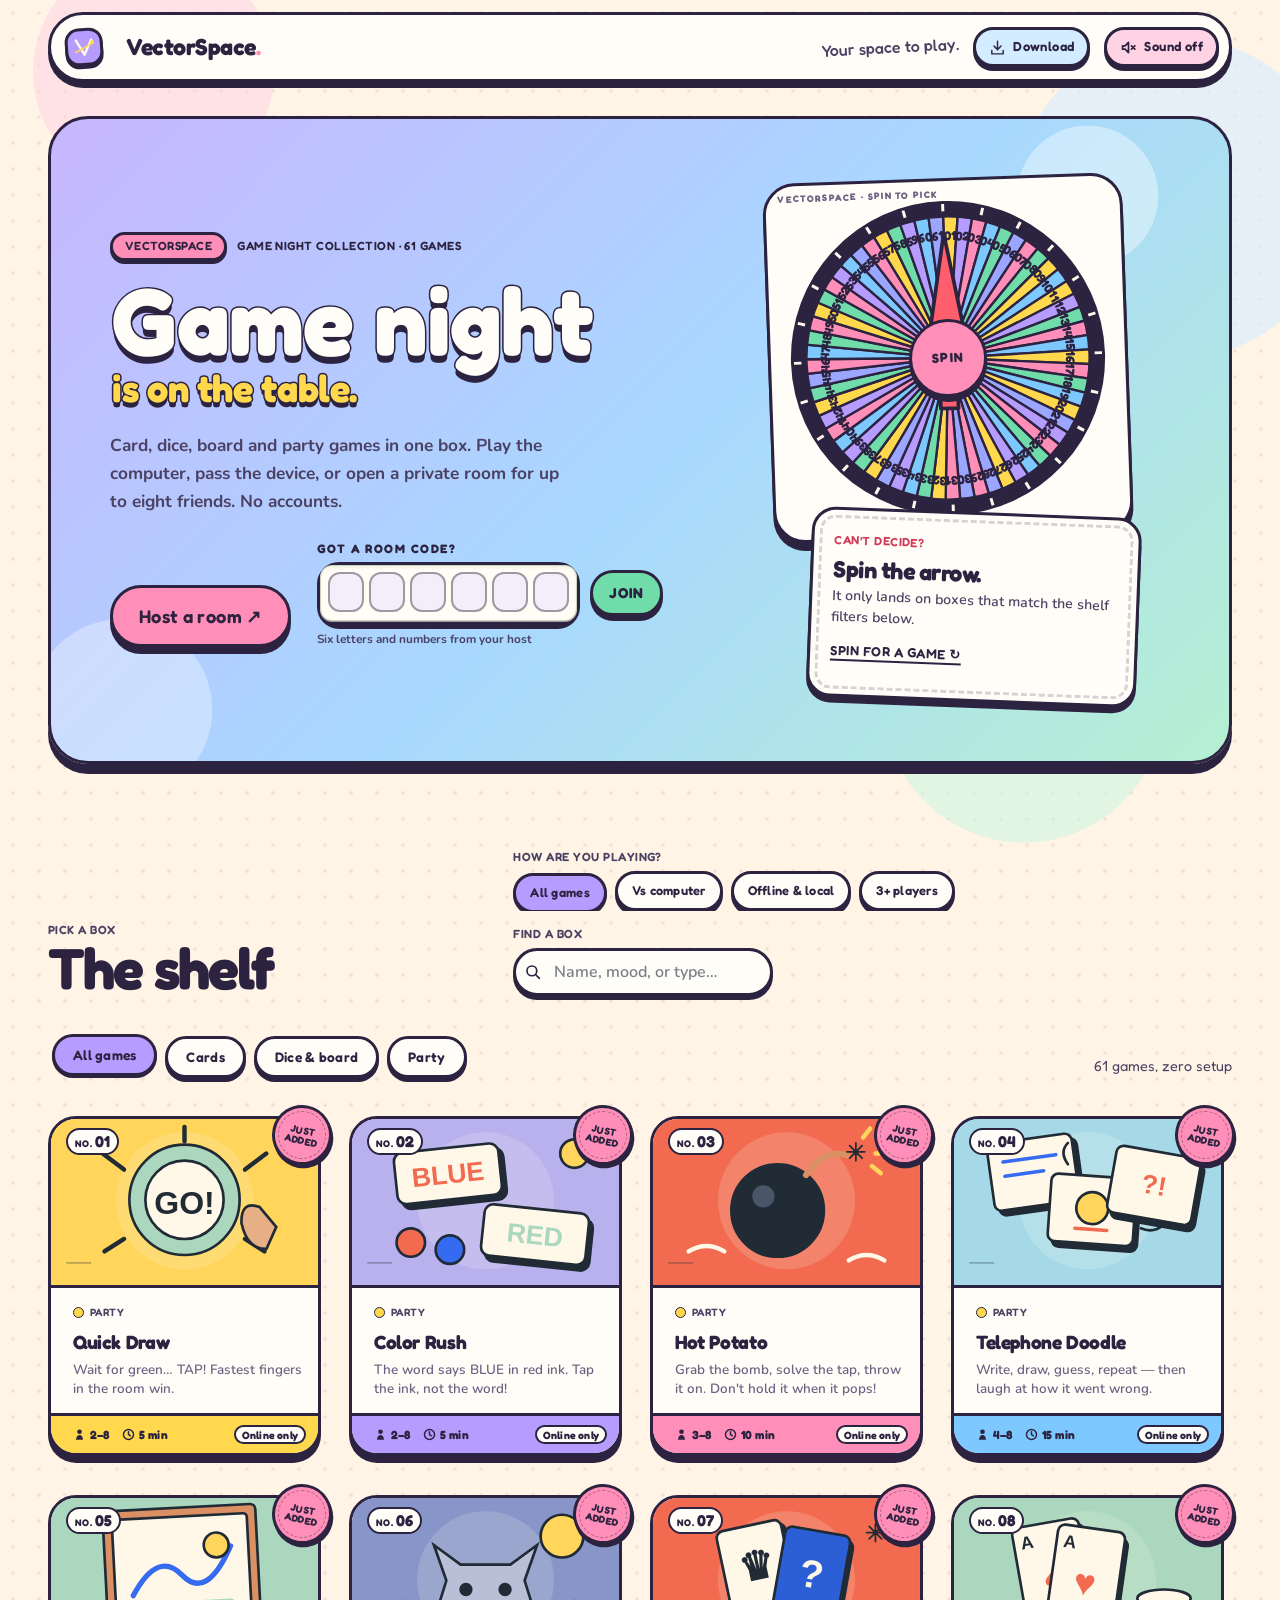
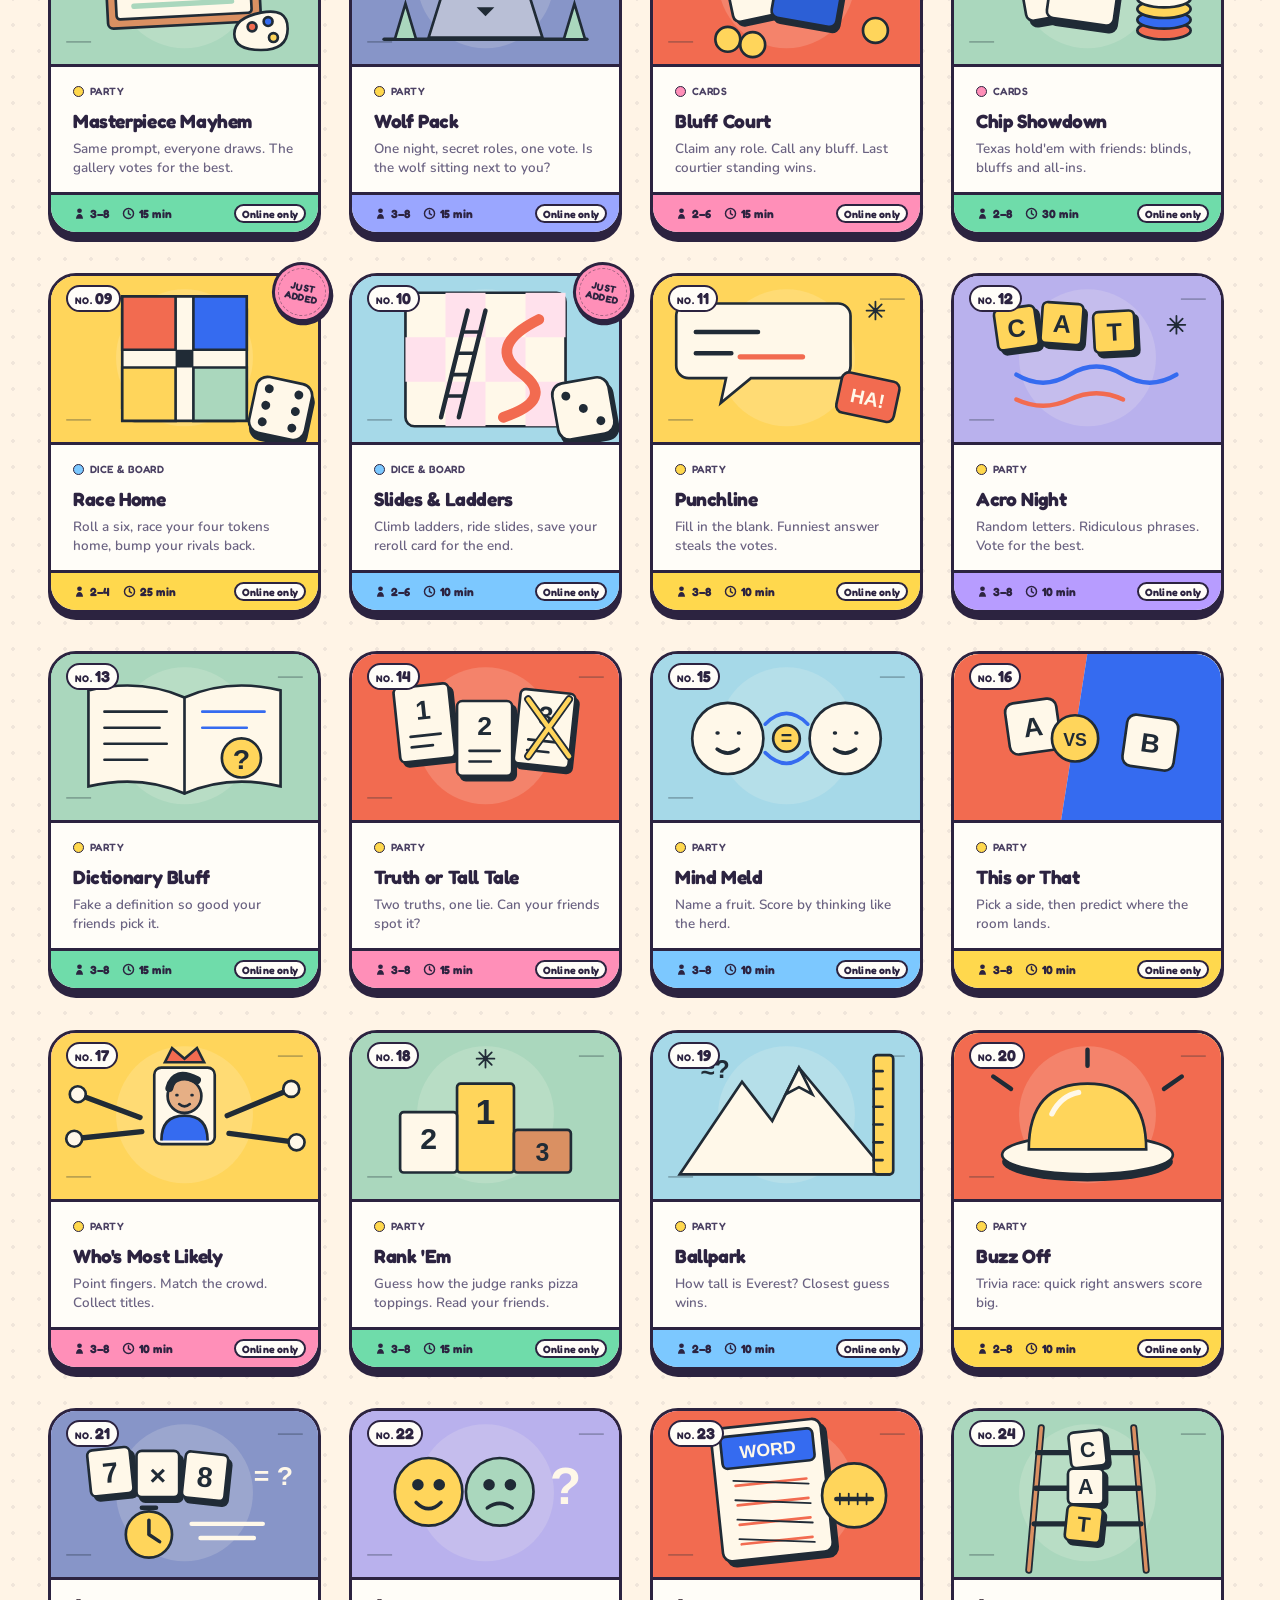
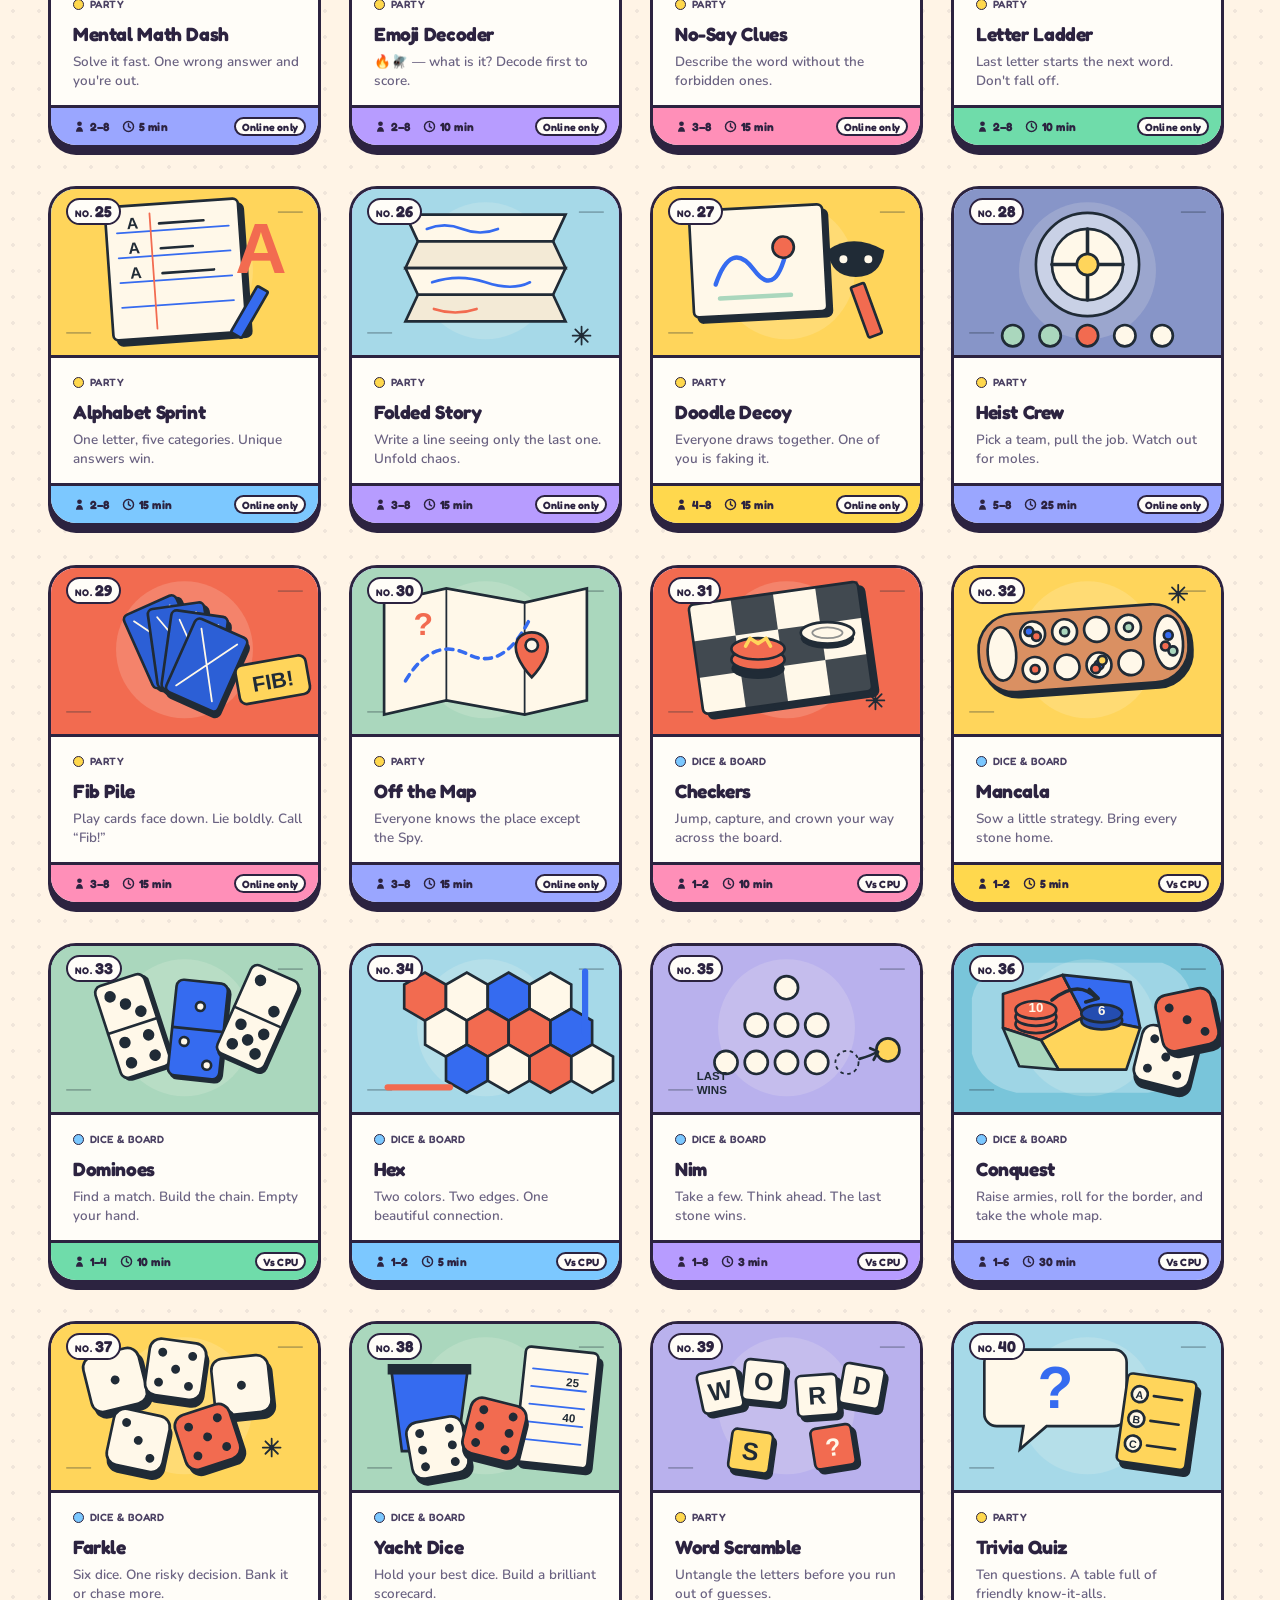
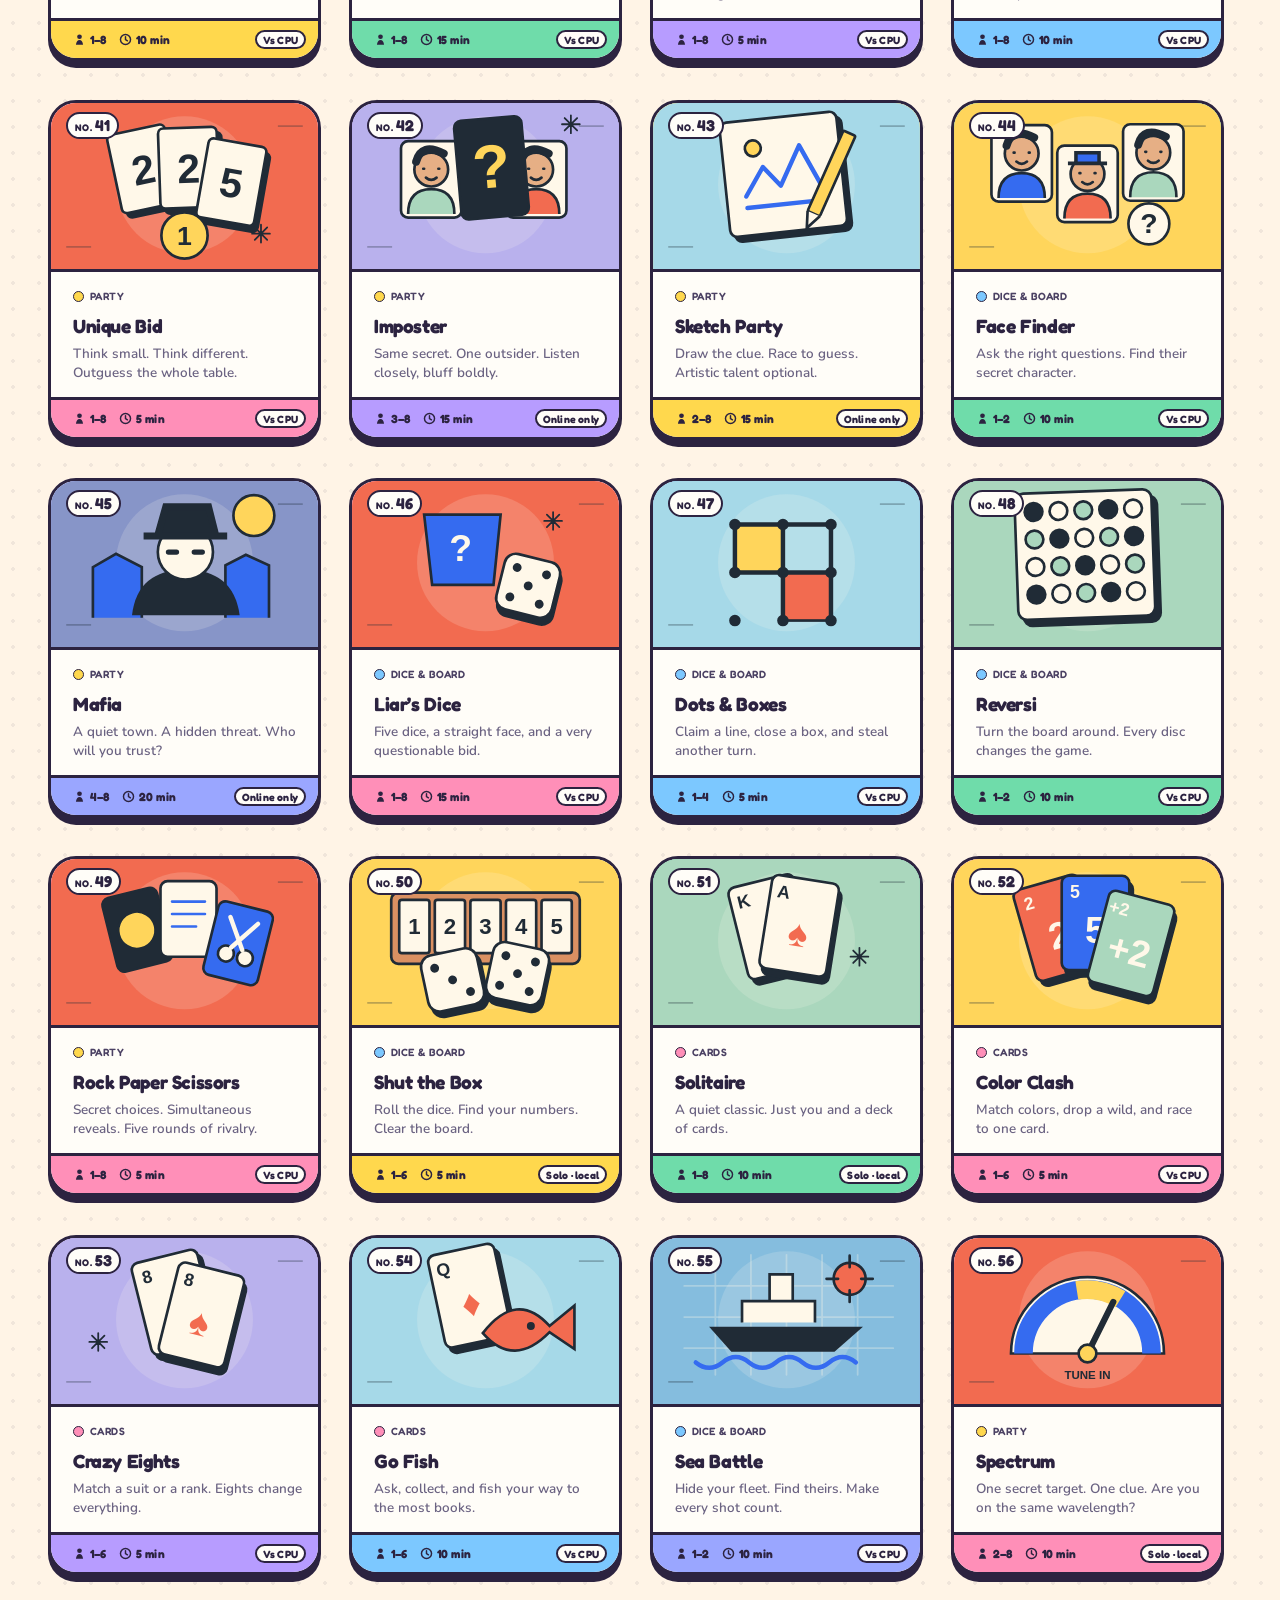
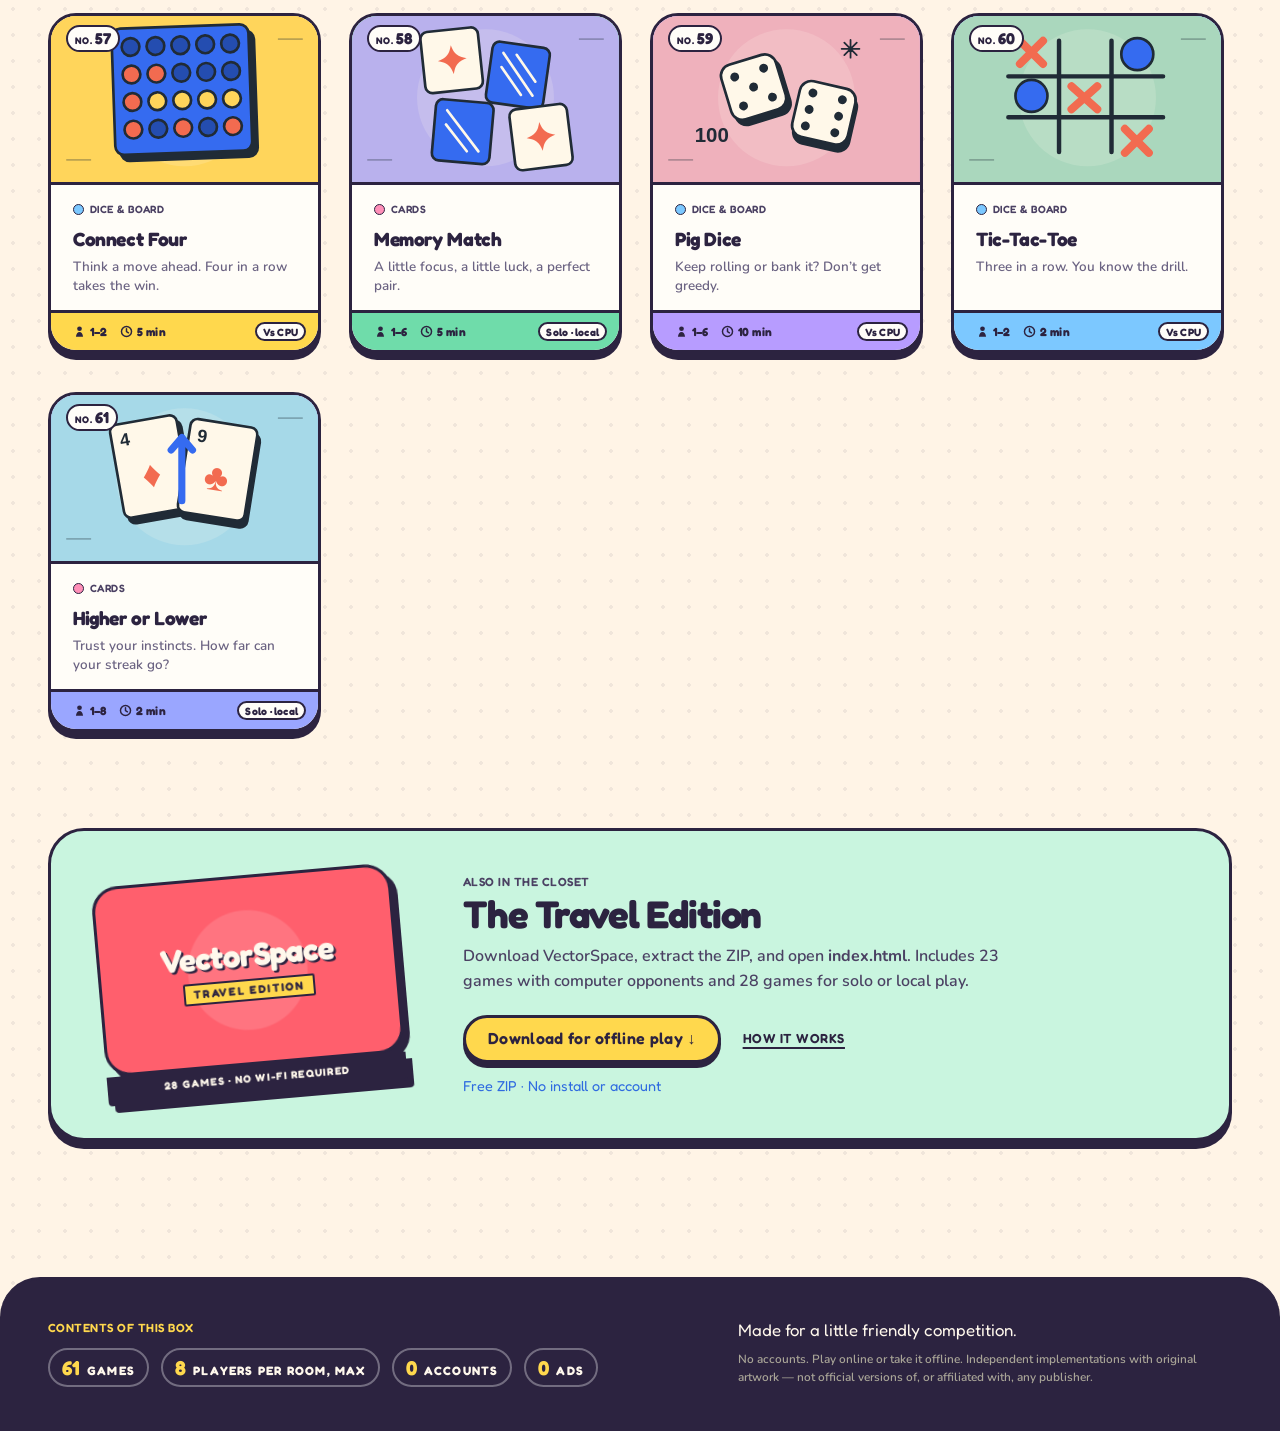
<file: game-night/index.html>
<!doctype html>
<html lang="en">
  <head>
    <meta charset="UTF-8" />
    <meta name="viewport" content="width=device-width, initial-scale=1" />
    <meta name="theme-color" content="#fff4e6" />
    <meta
      name="description"
      content="Sixty-one free card, dice, board and party games — including thirty online party and arcade games. Create an online room, share a code, and play with friends — or enjoy the solo classics."
    />
    <title>VectorSpace — Your space to play.</title>
    <link rel="icon" href="favicon.svg" type="image/svg+xml" />
    <link rel="stylesheet" href="styles.css" />
    <link rel="stylesheet" href="strategy-pack.css" />
    <link rel="stylesheet" href="conquest.css" />
    <link rel="stylesheet" href="party-pack.css" />
    <link rel="stylesheet" href="party-night.css" />
    <link rel="stylesheet" href="closet.css" />
    <link rel="stylesheet" href="cartoon.css?v=toybox-3" />
    <link rel="stylesheet" href="arcade.css?v=toybox-1" />
    <script src="shared.js" defer></script>
    <script src="card-games.js" defer></script>
    <script src="board-games.js" defer></script>
    <script src="party-games.js" defer></script>
    <script src="party-config.js?v=party-1" defer></script>
    <script src="party-transport.js?v=party-1" defer></script>
    <script src="online-core.js?v=arcade-1" defer></script>
    <script src="online-cards.js" defer></script>
    <script src="online-boards.js" defer></script>
    <script src="online-extras.js?v=arcade-1" defer></script>
    <script src="online-competitive.js?v=arcade-1" defer></script>
    <script src="online-deduction.js" defer></script>
    <script src="online-creative.js" defer></script>
    <script src="cpu-games.js" defer></script>
    <script src="strategy-pack.js" defer></script>
    <script src="conquest.js" defer></script>
    <script src="party-pack.js" defer></script>
    <script src="party-night-data.js" defer></script>
    <script src="party-night.js" defer></script>
    <script src="room-arcade.js?v=arcade-1" defer></script>
    <script src="room-arcade2.js?v=arcade-1" defer></script>
    <script src="room-arcade3.js?v=arcade-1" defer></script>
    <script src="room-arcade4.js?v=arcade-1" defer></script>
    <script src="online-ui.js?v=arcade-1" defer></script>
    <script src="remaster.js" defer></script>
    <script src="polish.js" defer></script>
    <script src="app.js?v=arcade-1" defer></script>
  </head>
  <body>
    <header class="site-header">
      <a class="brand" href="#" aria-label="VectorSpace home"><span class="brand-mark vector-mark" aria-hidden="true"><svg viewBox="0 0 40 40"><path d="M9 10 20 31 31 10"/><path d="m8 27 25-12" class="vector-orbit"/><circle cx="32" cy="14" r="3"/></svg></span>VectorSpace<span class="brand-period">.</span></a>
      <span class="header-note">Your space to play.</span>
      <a class="header-download" aria-label="Download VectorSpace for offline play" href="downloads/vectorspace-offline.zip" download="VectorSpace-offline.zip" data-offline-download><svg viewBox="0 0 24 24" aria-hidden="true"><path d="M12 3v12m-5-5 5 5 5-5M4 16v5h16v-5"/></svg><span>Download</span></a>
    </header>
    <main id="app"></main>
    <footer class="box-bottom">
      <div>
        <span class="control-label">Contents of this box</span>
        <ul>
          <li><b data-game-count>50</b> games</li>
          <li><b>8</b> players per room, max</li>
          <li><b>0</b> accounts</li>
          <li><b>0</b> ads</li>
        </ul>
      </div>
      <div>
        <p class="made">Made for a little friendly competition.</p>
        <p class="fine-print">No accounts. Play online or take it offline. Independent implementations with original artwork — not official versions of, or affiliated with, any publisher.</p>
      </div>
    </footer>
    <noscript>Please enable JavaScript to play these games.</noscript>
  </body>
</html>
</file>
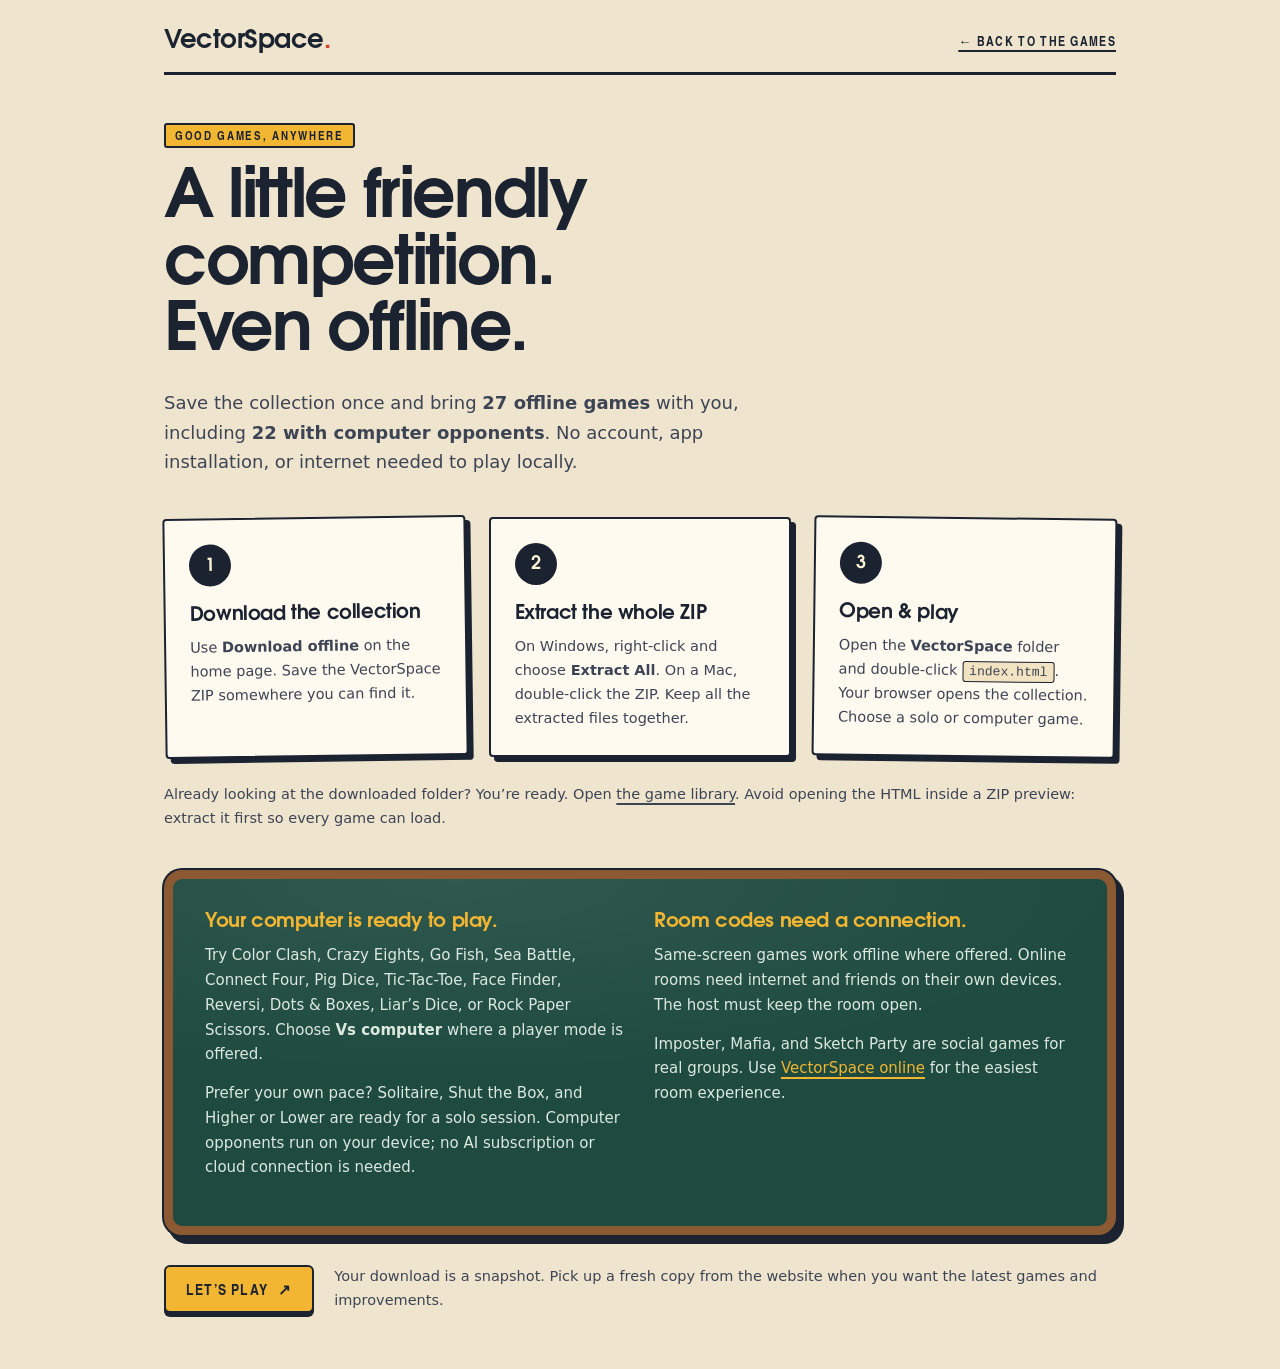
<file: game-night/offline-help.html>
<!doctype html>
<html lang="en">
  <head>
    <meta charset="utf-8" />
    <meta name="viewport" content="width=device-width, initial-scale=1" />
    <meta name="theme-color" content="#efe5cf" />
    <meta name="description" content="Take VectorSpace with you. Download once, open locally, and enjoy solo games and computer opponents without internet." />
    <title>Play offline · VectorSpace</title>
    <link rel="icon" href="favicon.svg" type="image/svg+xml" />
    <style>
      /* Travel Edition rule sheet — same closet vocabulary as the main site */
      @font-face { font-family: "VS Display"; src: url("fonts/texgyreadventor-bold.woff") format("woff"); font-weight: 700; font-display: swap; }
      @font-face { font-family: "VS Label"; src: url("fonts/texgyreheroscn-bold.woff") format("woff"); font-weight: 700; font-display: swap; }
      :root { color-scheme: light; --ink: #1b2230; --soft: #3d4454; --board: #efe5cf; --stock: #fffaf0; --wood: #8b5a32; --felt: #1e4a3f; --yellow: #f2b632; --red: #a8301c; --cream: #fff3d6;
        --display: "VS Display", "Century Gothic", "Trebuchet MS", sans-serif; --label: "VS Label", "Bahnschrift Condensed", "Arial Narrow", sans-serif;
        font-family: system-ui, -apple-system, "Segoe UI", Roboto, Arial, sans-serif; color: var(--ink); background: var(--board); }
      * { box-sizing: border-box; }
      body { margin: 0; }
      a { color: inherit; text-underline-offset: 4px; text-decoration-thickness: 2px; }
      a:focus-visible { outline: 3px solid #2c5fd6; outline-offset: 5px; }
      .shell { max-width: 1080px; margin: auto; padding: 28px clamp(16px, 5vw, 64px) 56px; }
      nav { display: flex; flex-wrap: wrap; justify-content: space-between; align-items: center; gap: 16px; margin-bottom: 48px; padding-bottom: 18px; border-bottom: 3px solid var(--ink); font: 700 13px/1 var(--label); letter-spacing: .1em; text-transform: uppercase; }
      .brand { font: 700 26px/1 var(--display); letter-spacing: -.5px; text-transform: none; text-decoration: none; }
      .brand b { color: #d6452f; }
      .eyebrow { display: inline-block; padding: 5px 9px 4px; color: var(--ink); background: var(--yellow); border: 2px solid var(--ink); border-radius: 3px; font: 700 12px/1 var(--label); letter-spacing: .14em; text-transform: uppercase; }
      h1 { max-width: 760px; font: 700 clamp(38px, 7vw, 68px)/.98 var(--display); letter-spacing: -.035em; margin: 18px 0 22px; }
      .intro { max-width: 620px; color: var(--soft); font-size: 18px; line-height: 1.65; }
      .steps { list-style: none; padding: 0; display: grid; grid-template-columns: repeat(3, 1fr); gap: 22px; margin: 40px 0 26px; counter-reset: step; }
      .steps li { counter-increment: step; background: var(--stock); border: 2px solid var(--ink); border-radius: 4px; padding: 24px; box-shadow: 5px 5px 0 var(--ink); }
      .steps li:nth-child(1) { transform: rotate(-.8deg); } .steps li:nth-child(3) { transform: rotate(.7deg); }
      .steps li::before { content: counter(step); display: grid; place-items: center; width: 42px; height: 42px; border-radius: 50%; background: var(--ink); color: var(--cream); font: 700 18px/1 var(--display); margin-bottom: 18px; }
      h2 { font: 700 20px/1.1 var(--display); letter-spacing: -.02em; margin: 0 0 10px; }
      p { line-height: 1.65; margin: 0 0 14px; }
      .steps p { color: var(--soft); font-size: 14.5px; margin: 0; }
      code { background: #f2e3c2; border: 1.5px solid var(--ink); padding: 2px 6px; border-radius: 3px; font-size: .9em; overflow-wrap: anywhere; }
      .note { color: var(--soft); font-size: 14.5px; }
      .play { display: grid; grid-template-columns: 1fr 1fr; gap: 28px; margin-top: 40px; padding: 32px; border: 9px solid var(--wood); border-radius: 18px; box-shadow: 0 0 0 2px var(--ink), 6px 7px 0 2px var(--ink); background: radial-gradient(130% 100% at 30% 0%, #ffffff14, transparent 60%), var(--felt); color: var(--cream); }
      .play h2 { color: var(--yellow); }
      .play p { color: #dbe9df; font-size: 15px; }
      .play a { color: var(--yellow); }
      .button { display: inline-flex; align-items: center; justify-content: center; gap: 10px; min-height: 48px; text-decoration: none; background: var(--yellow); color: var(--ink); border: 2px solid var(--ink); box-shadow: 0 4px 0 var(--ink); border-radius: 6px; padding: 0 20px; font: 700 15px/1 var(--label); letter-spacing: .08em; text-transform: uppercase; transition: transform .14s, box-shadow .14s; }
      .button:hover { transform: translateY(-2px); box-shadow: 0 6px 0 var(--ink); }
      .button:active { transform: translateY(4px); box-shadow: 0 0 0 var(--ink); }
      .finish { margin-top: 30px; display: flex; gap: 20px; flex-wrap: wrap; align-items: center; }
      .finish p { margin: 0; flex: 1 1 260px; }
      @media (max-width: 700px) { nav { margin-bottom: 32px; } .steps, .play { grid-template-columns: 1fr; } .steps li { padding: 20px; transform: none !important; } .play { padding: 24px; gap: 18px; border-width: 6px; } }
      @media (prefers-reduced-motion: reduce) { .button { transition: none; } }
    </style>
  </head>
  <body>
    <div class="shell">
      <nav aria-label="Main navigation">
        <a class="brand" href="index.html">VectorSpace<b>.</b></a>
        <a href="index.html">← Back to the games</a>
      </nav>
      <main>
        <div class="eyebrow">Good games, anywhere</div>
        <h1>A little friendly competition.<br />Even offline.</h1>
        <p class="intro">Save the collection once and bring <strong>27 offline games</strong> with you, including <strong>22 with computer opponents</strong>. No account, app installation, or internet needed to play locally.</p>
        <ol class="steps">
          <li><h2>Download the collection</h2><p>Use <strong>Download offline</strong> on the home page. Save the VectorSpace ZIP somewhere you can find it.</p></li>
          <li><h2>Extract the whole ZIP</h2><p>On Windows, right-click and choose <strong>Extract All</strong>. On a Mac, double-click the ZIP. Keep all the extracted files together.</p></li>
          <li><h2>Open &amp; play</h2><p>Open the <strong>VectorSpace</strong> folder and double-click <code>index.html</code>. Your browser opens the collection. Choose a solo or computer game.</p></li>
        </ol>
        <p class="note">Already looking at the downloaded folder? You’re ready. Open <a href="index.html">the game library</a>. Avoid opening the HTML inside a ZIP preview: extract it first so every game can load.</p>
        <section class="play" aria-label="Offline and online play">
          <div>
            <h2>Your computer is ready to play.</h2>
            <p>Try Color Clash, Crazy Eights, Go Fish, Sea Battle, Connect Four, Pig Dice, Tic-Tac-Toe, Face Finder, Reversi, Dots &amp; Boxes, Liar’s Dice, or Rock Paper Scissors. Choose <strong>Vs computer</strong> where a player mode is offered.</p>
            <p>Prefer your own pace? Solitaire, Shut the Box, and Higher or Lower are ready for a solo session. Computer opponents run on your device; no AI subscription or cloud connection is needed.</p>
          </div>
          <div>
            <h2>Room codes need a connection.</h2>
            <p>Same-screen games work offline where offered. Online rooms need internet and friends on their own devices. The host must keep the room open.</p>
            <p>Imposter, Mafia, and Sketch Party are social games for real groups. Use <a href="https://victor07292010-cyber.github.io/VectorSpace/">VectorSpace online</a> for the easiest room experience.</p>
          </div>
        </section>
        <div class="finish">
          <a class="button" href="index.html">Let’s play <span aria-hidden="true">↗</span></a>
          <p class="note">Your download is a snapshot. Pick up a fresh copy from the website when you want the latest games and improvements.</p>
        </div>
      </main>
    </div>
  </body>
</html>
</file>
<file: game-night/styles.css>
:root {
  color-scheme: light;
  --ink: #183337;
  --muted: #647477;
  --paper: #f5f4ee;
  --line: #d9dfd8;
  --yellow: #f7be57;
  --felt: #183f41;
  --white: #fff;
  --red: #c44043;
  font-family: "Segoe UI", Arial, sans-serif;
  font-size: 16px;
}
* {
  box-sizing: border-box;
}
body {
  margin: 0;
  background: var(--paper);
  color: var(--ink);
}
button,
input,
select {
  font: inherit;
}
button,
a,
input,
select {
  -webkit-tap-highlight-color: transparent;
}
button,
a {
  touch-action: manipulation;
}
button {
  cursor: pointer;
}
button:disabled {
  cursor: default;
  opacity: 0.45;
}
a {
  color: inherit;
  text-decoration: none;
}
button:focus-visible,
a:focus-visible,
input:focus-visible,
select:focus-visible {
  outline: 3px solid #df881c;
  outline-offset: 4px;
}
button {
  color: inherit;
}
h1,
h2,
h3,
p {
  margin-top: 0;
}
h1 {
  font-family: Georgia, "Times New Roman", serif;
  font-weight: 500;
  letter-spacing: -2px;
  font-size: clamp(2.25rem, 4vw, 3.7rem);
  line-height: 1.12;
  margin-bottom: 14px;
}
h2 {
  font-size: 1.2rem;
}
p {
  line-height: 1.6;
}
.site-header {
  height: 94px;
  display: flex;
  align-items: center;
  justify-content: space-between;
  gap: 24px;
  border-bottom: 1px solid var(--line);
  padding: 0 max(5%, calc((100vw - 1320px) / 2));
}
.brand {
  display: flex;
  align-items: center;
  font-weight: 800;
  letter-spacing: -1.5px;
  font-size: 1.8rem;
  white-space: nowrap;
}
.brand-mark {
  display: inline-flex;
  align-items: center;
  justify-content: center;
  width: 42px;
  height: 42px;
  margin-right: 12px;
  border-radius: 12px;
  background: var(--ink);
  color: var(--yellow);
  font-size: 2.5rem;
  line-height: 1;
}
.brand-period {
  color: #be711c;
}
.header-note {
  color: var(--muted);
  font-size: 0.9rem;
}
.free-label {
  font-size: 0.8rem;
  font-weight: 600;
  border: 1px solid #b9c8bf;
  border-radius: 20px;
  padding: 8px 14px;
}
.lobby,
.game-page {
  max-width: 1320px;
  margin: auto;
  padding: 54px 0 28px;
}
.lobby-heading {
  display: flex;
  justify-content: space-between;
  align-items: center;
  gap: 30px;
  padding-bottom: 32px;
}
.eyebrow {
  letter-spacing: 2px;
  font-size: 0.75rem;
  font-weight: 800;
  color: #6d7b73;
  margin-bottom: 17px;
}
.intro {
  color: var(--muted);
  font-size: 1.1rem;
  margin-bottom: 0;
}
.collection-stamp {
  display: flex;
  align-items: center;
  gap: 18px;
  transform: rotate(4deg);
  padding: 16px 20px;
  border: 1px solid #adbaae;
  border-radius: 10px;
}
.collection-stamp strong {
  font:
    3.8rem Georgia,
    serif;
  line-height: 1;
}
.collection-stamp span {
  font-size: 0.7rem;
  font-weight: 700;
  line-height: 1.6;
  letter-spacing: 1px;
}
.browse-bar {
  display: flex;
  justify-content: space-between;
  align-items: center;
  border-top: 1px solid var(--line);
  padding: 24px 0;
}
.filters {
  display: flex;
  gap: 8px;
  flex-wrap: wrap;
}
.filter {
  border: 1px solid transparent;
  border-radius: 30px;
  padding: 10px 20px;
  background: transparent;
  font-size: 0.9rem;
  font-weight: 600;
}
.filter.active {
  background: var(--ink);
  color: white;
}
.filter:not(.active):hover {
  border-color: #a8b8ab;
}
.game-count {
  font-size: 0.85rem;
  color: var(--muted);
}
.game-grid {
  display: grid;
  grid-template-columns: repeat(4, 1fr);
  gap: 24px;
}
.game-tile {
  border: 1px solid #d1d9d0;
  border-radius: 14px;
  overflow: hidden;
  background: #fffdf8;
  transition:
    transform 0.18s,
    box-shadow 0.18s;
  animation: enter 0.4s both;
  animation-delay: calc(var(--i) * 25ms);
}
.game-tile:hover {
  transform: translateY(-5px);
  box-shadow: 0 10px 25px #18333713;
}
.tile-top {
  height: 143px;
  display: flex;
  align-items: center;
  justify-content: center;
  position: relative;
  margin: 8px;
  border-radius: 8px;
  overflow: hidden;
}
.tile-symbol {
  font-family: Georgia, serif;
  font-size: 5rem;
  font-weight: bold;
  line-height: 1;
}
.tile-number {
  position: absolute;
  top: 13px;
  left: 13px;
  font-size: 0.7rem;
  font-weight: 700;
  opacity: 0.6;
}
.tile-category {
  position: absolute;
  right: 12px;
  bottom: 10px;
  font-size: 0.65rem;
  text-transform: uppercase;
  letter-spacing: 1.4px;
  opacity: 0.7;
  font-weight: 700;
}
.amber {
  background: #f6c45f;
  color: #72501b;
}
.mint {
  background: #bddecc;
  color: #245b47;
}
.coral {
  background: #ef9d85;
  color: #7a342d;
}
.lavender {
  background: #cdc7e5;
  color: #4f427f;
}
.sky {
  background: #b8d6df;
  color: #315f72;
}
.navy {
  background: #264b52;
  color: #f2d49e;
}
.tile-content {
  padding: 18px 19px 17px;
}
.tile-content h2 {
  display: flex;
  justify-content: space-between;
  gap: 10px;
  letter-spacing: -0.4px;
  margin-bottom: 9px;
}
.tile-content h2 span {
  font-size: 1rem;
  font-weight: 400;
}
.tile-content p {
  font-size: 0.875rem;
  color: var(--muted);
  line-height: 1.5;
  min-height: 42px;
  margin-bottom: 22px;
}
.tile-meta {
  display: flex;
  justify-content: space-between;
  font-size: 0.75rem;
  font-weight: 600;
  border-top: 1px solid var(--line);
  padding-top: 13px;
}
.tile-meta span:last-child {
  color: var(--muted);
  font-weight: 400;
}
.lobby-note {
  display: flex;
  align-items: center;
  gap: 18px;
  margin-top: 34px;
  background: #e5e9df;
  padding: 22px 26px;
  border-radius: 12px;
}
.note-symbol {
  font-size: 2rem;
  color: #537261;
}
.lobby-note p {
  margin: 0;
  font-size: 0.875rem;
}
.note-small {
  margin-left: auto;
  font-size: 0.75rem;
  color: var(--muted);
  white-space: nowrap;
}
footer {
  max-width: 1320px;
  margin: 24px auto 0;
  border-top: 1px solid var(--line);
  display: flex;
  justify-content: space-between;
  gap: 20px;
  padding: 25px 0 32px;
  font-size: 0.75rem;
  color: var(--muted);
}
.game-heading {
  display: flex;
  justify-content: space-between;
  align-items: center;
  gap: 24px;
  margin-bottom: 28px;
}
.game-heading h1 {
  font-size: 2.7rem;
  letter-spacing: -1px;
  margin-top: 20px;
  margin-bottom: 8px;
}
.game-heading p {
  color: var(--muted);
  margin: 0;
}
.back-link {
  font-size: 0.875rem;
  font-weight: 600;
}
.play-layout {
  display: grid;
  grid-template-columns: minmax(0, 1fr) 280px;
  gap: 28px;
  align-items: start;
}
.game-surface {
  background: var(--felt);
  color: #f3f4e9;
  min-height: 530px;
  border-radius: 18px;
  padding: 32px;
  box-shadow: inset 0 0 0 1px #ffffff0d;
}
.rules-panel {
  padding: 27px;
  background: #e8ece3;
  border-radius: 14px;
  font-size: 0.9rem;
  line-height: 1.6;
}
.rules-panel h2 {
  margin: 13px 0;
}
.rules-panel ol,
.rules-panel ul {
  padding-left: 20px;
}
.rules-panel li {
  margin-bottom: 10px;
}
.rules-panel strong {
  font-weight: 700;
}
.rules-foot {
  border-top: 1px solid #c9d2c5;
  padding-top: 18px;
  margin-top: 24px;
  font-size: 0.8rem;
  color: #50665e;
}
.rules-foot span {
  padding: 0 6px;
}
.rules-foot p {
  margin: 10px 0 0;
}
.button {
  border: 0;
  border-radius: 9px;
  padding: 12px 20px;
  background: var(--yellow);
  color: #332a1b;
  font-weight: 700;
  min-height: 46px;
  transition: filter 0.15s;
}
.button:hover:not(:disabled) {
  filter: brightness(1.07);
}
.button.secondary {
  border: 1px solid #b9c8bf;
  background: transparent;
  color: var(--ink);
}
.game-surface .button.secondary {
  border-color: #68908c;
  color: #f3f4e9;
}
.button.small {
  font-size: 0.875rem;
  padding: 9px 14px;
  min-height: 38px;
}
.toolbar {
  display: flex;
  justify-content: center;
  align-items: center;
  gap: 12px;
  flex-wrap: wrap;
  margin: 24px 0;
}
.stats {
  display: flex;
  justify-content: center;
  gap: 16px;
  flex-wrap: wrap;
  margin: 0 0 25px;
}
.stat {
  min-width: 110px;
  text-align: center;
  padding: 12px 22px;
  background: #ffffff0b;
  border-radius: 10px;
}
.stat span {
  display: block;
  font-size: 0.75rem;
  color: #bfcebd;
  margin-bottom: 4px;
}
.stat strong {
  font-size: 1.6rem;
  font-weight: 600;
}
.game-status {
  background: #ffffff0c;
  border: 1px solid #ffffff18;
  padding: 14px 18px;
  border-radius: 9px;
  text-align: center;
  line-height: 1.5;
  margin: 20px 0;
  font-size: 0.95rem;
}
.game-status.finished {
  background: #f7be57;
  color: #2b382e;
  font-weight: 700;
  border-color: transparent;
}
.sub-label {
  text-align: center;
  font-size: 0.8rem;
  letter-spacing: 0.8px;
  color: #bacdc6;
  margin: 16px 0 12px;
}
.hand {
  display: flex;
  flex-wrap: wrap;
  gap: 8px;
  justify-content: center;
  margin: 18px 0;
}
.playing-card {
  width: 72px;
  height: 105px;
  position: relative;
  flex-shrink: 0;
  border: 2px solid transparent;
  border-radius: 7px;
  background: #fffdf5;
  color: #1b3439;
  box-shadow: 0 3px 0 #0003;
  padding: 6px;
  font-family: Georgia, serif;
  transition: transform 0.1s;
}
.playing-card:hover:not(:disabled) {
  transform: translateY(-5px);
}
.playing-card.red {
  color: #be4149;
}
.card-corner {
  position: absolute;
  top: 5px;
  left: 7px;
  font-size: 1.05rem;
  line-height: 1;
}
.card-corner small {
  display: block;
  font-size: 0.875rem;
}
.card-suit {
  font-size: 2.4rem;
  line-height: 1;
}
.card-bottom {
  position: absolute;
  bottom: 6px;
  right: 5px;
  font-size: 0.75rem;
  transform: rotate(180deg);
}
.playing-card.selected {
  outline: 3px solid var(--yellow);
  outline-offset: 3px;
  transform: translateY(-6px);
}
.playing-card:disabled {
  opacity: 1;
  cursor: default;
}
.playing-card.dim {
  opacity: 0.5;
}
.card-back {
  color: #efe1b8;
  background: repeating-linear-gradient(
    45deg,
    #486768 0,
    #486768 4px,
    #345455 4px,
    #345455 8px
  );
  border: 4px solid #cdd7c5;
  font:
    1.5rem Georgia,
    serif;
}
.card-slot {
  width: 72px;
  height: 105px;
  border: 2px dashed #799b9166;
  border-radius: 8px;
  display: flex;
  align-items: center;
  justify-content: center;
  font-size: 1.4rem;
  color: #adc0b3;
  background: transparent;
  flex-shrink: 0;
}
.center-pile {
  display: flex;
  justify-content: center;
  align-items: center;
  gap: 28px;
  margin: 25px 0;
}
.center-pile > div {
  text-align: center;
}
.center-pile .sub-label {
  margin-bottom: 0;
}
.mode-row {
  display: flex;
  gap: 12px;
  align-items: center;
  justify-content: center;
  flex-wrap: wrap;
  margin-bottom: 24px;
}
.mode-row label {
  font-size: 0.85rem;
  color: #ced8cd;
}
.mode-row select {
  border: 1px solid #79958c;
  border-radius: 8px;
  background: #2f5251;
  color: white;
  padding: 8px 12px;
  max-width: 100%;
}
.dice {
  display: flex;
  justify-content: center;
  gap: 15px;
  margin: 25px 0;
}
.die {
  display: flex;
  align-items: center;
  justify-content: center;
  background: #fff9e9;
  color: #233f40;
  font-family: Arial, sans-serif;
  font-size: 3.8rem;
  width: 80px;
  height: 80px;
  border-radius: 13px;
  line-height: 1;
  box-shadow: 0 5px #0b282a50;
}
.number-tiles {
  display: flex;
  justify-content: center;
  gap: 9px;
  flex-wrap: wrap;
  margin: 32px 0;
}
.number-tile {
  width: 62px;
  height: 84px;
  border-radius: 8px;
  background: #ead4a5;
  color: #5d4323;
  border: 0;
  border-bottom: 5px solid #b69461;
  font:
    2rem Georgia,
    serif;
}
.number-tile.chosen {
  background: var(--yellow);
  outline: 3px solid white;
  outline-offset: 2px;
}
.number-tile.closed {
  background: #ffffff0a;
  color: #89a291;
  border: 1px solid #ffffff16;
  opacity: 0.6;
  transform: scale(0.91);
}
.center {
  text-align: center;
}
.muted {
  color: #b9cebe;
  font-size: 0.875rem;
}
.color-card {
  font-family: "Segoe UI", sans-serif;
  color: white;
  font-weight: 800;
}
.color-card.redc {
  background: #be4049;
}
.color-card.blue {
  background: #326cb0;
}
.color-card.green {
  background: #397b52;
}
.color-card.yellow {
  background: #efd276;
  color: #493c19;
}
.color-card.wild {
  background: conic-gradient(
    #3e77bd 0 25%,
    #ce4354 0 50%,
    #e7c367 0 75%,
    #51866d 0
  );
}
.color-card .color-value {
  font-size: 1.6rem;
  border: 2px solid currentColor;
  border-radius: 50%;
  padding: 8px 6px;
  display: block;
  transform: rotate(-12deg);
  background: #ffffff15;
}
.color-name {
  position: absolute;
  bottom: 6px;
  left: 0;
  right: 0;
  font-size: 0.6rem;
  text-transform: uppercase;
  letter-spacing: 0.5px;
}
.color-picker {
  padding: 20px;
  background: #103031;
  border-radius: 12px;
  text-align: center;
}
.solitaire-top,
.tableau {
  display: grid;
  grid-template-columns: repeat(7, minmax(0, 1fr));
  gap: 8px;
}
.solitaire-top {
  margin-bottom: 25px;
}
.solitaire-top .playing-card,
.solitaire-top .card-slot,
.tableau .playing-card,
.tableau .card-slot {
  width: 100%;
  height: 100px;
}
.sol-column {
  position: relative;
  min-height: 330px;
}
.sol-column .playing-card {
  position: absolute;
  left: 0;
  top: calc(var(--row) * 29px);
}
.sol-column .card-back {
  font-size: 1rem;
}
.sol-hint {
  outline: 3px solid #f7be57 !important;
}
.connect-board {
  display: grid;
  grid-template-columns: repeat(7, 1fr);
  gap: 8px;
  max-width: 480px;
  margin: 20px auto;
  background: #28575a;
  border: 8px solid #32686b;
  border-radius: 12px;
  padding: 10px;
}
.connect-cell {
  aspect-ratio: 1;
  border: 0;
  border-radius: 50%;
  background: #153b3d;
  min-width: 0;
  box-shadow: inset 0 3px 5px #0003;
}
.connect-cell.p1 {
  background: #f4c45e;
}
.connect-cell.p2 {
  background: #ed9780;
}
.connect-cell.win {
  outline: 3px solid white;
  outline-offset: -5px;
}
.ttt-board {
  display: grid;
  grid-template-columns: repeat(3, 1fr);
  gap: 10px;
  max-width: 350px;
  margin: 28px auto;
}
.ttt-cell {
  aspect-ratio: 1;
  border-radius: 12px;
  background: #ffffff0d;
  border: 1px solid #ffffff25;
  color: var(--yellow);
  font:
    3rem Georgia,
    serif;
}
.ttt-cell.o {
  color: #a6d2bb;
}
.ttt-cell:disabled {
  opacity: 1;
}
.memory-board {
  display: grid;
  grid-template-columns: repeat(4, 1fr);
  gap: 12px;
  max-width: 430px;
  margin: 20px auto;
}
.memory-card {
  aspect-ratio: 1;
  border-radius: 10px;
  border: 2px solid #ffffff1a;
  background: #2a5555;
  color: #dce4d2;
  font-size: 2.2rem;
}
.memory-card.open {
  background: #f4e7c3;
  color: #294347;
  border-color: #f4e7c3;
}
.memory-card.matched {
  background: #88bba1;
  border-color: #9bccad;
  color: #20423c;
}
.sea-boards {
  display: grid;
  grid-template-columns: 1fr 1fr;
  gap: 22px;
}
.sea-grid {
  display: grid;
  grid-template-columns: repeat(10, minmax(0, 1fr));
  gap: 3px;
  max-width: 360px;
  margin: 14px auto;
}
.sea-cell {
  aspect-ratio: 1;
  padding: 0;
  background: #2b575b;
  border: 1px solid #64858555;
  border-radius: 3px;
  color: white;
  font-size: 0.75rem;
  min-width: 0;
}
.sea-cell.ship {
  background: #739b91;
}
.sea-cell.hit {
  background: #dc795e;
  color: #291f1e;
}
.sea-cell.miss {
  background: #244648;
  color: #a7bdaf;
}
.sea-cell:disabled {
  opacity: 1;
}
.sea-cell.sunk {
  background: #e9b14f;
  color: #203b3d;
}
.sea-cell:hover:not(:disabled) {
  background: #bcceae;
  color: #183f41;
}
.ship-list {
  display: flex;
  flex-wrap: wrap;
  gap: 7px;
  justify-content: center;
  font-size: 0.75rem;
}
.ship-pill {
  background: #ffffff10;
  padding: 5px 8px;
  border-radius: 5px;
}
.ship-pill.sunk {
  text-decoration: line-through;
  color: #f3b77f;
}
.spectrum-area {
  max-width: 580px;
  margin: 0 auto;
  text-align: center;
}
.spectrum-track {
  height: 65px;
  background: linear-gradient(90deg, #6e9dac, #bdc999, #f4ca71, #e89575);
  border-radius: 14px;
  position: relative;
  margin: 28px 8px 14px;
}
.target-zone {
  position: absolute;
  top: 0;
  bottom: 0;
  background: #fffa;
  border: 3px solid white;
  border-radius: 5px;
  width: 12%;
  transform: translateX(-50%);
}
.target-core {
  position: absolute;
  top: 0;
  bottom: 0;
  left: 33%;
  width: 34%;
  background: #f7be57;
  border-left: 2px solid #745918;
  border-right: 2px solid #745918;
}
.guess-marker {
  position: absolute;
  top: -8px;
  bottom: -8px;
  width: 4px;
  background: #193e41;
  outline: 2px solid white;
  transform: translateX(-50%);
}
.spectrum-ends {
  display: flex;
  justify-content: space-between;
  gap: 20px;
  font-weight: 700;
  margin: 0 8px 20px;
}
.spectrum-ends span:last-child {
  text-align: right;
}
input[type="range"] {
  width: 100%;
  accent-color: #f7be57;
  margin: 20px 0;
}
input[type="text"] {
  width: 100%;
  border-radius: 8px;
  background: #fffdf6;
  color: #203c3b;
  border: 1px solid #ccd4c7;
  padding: 14px 16px;
  margin: 10px 0;
}
label.input-label {
  display: block;
  text-align: left;
  font-size: 0.875rem;
  margin-top: 18px;
}
.clue {
  font:
    2rem Georgia,
    serif;
  margin: 24px 0;
}
.privacy-card {
  border: 1px dashed #82a18a;
  border-radius: 15px;
  padding: 36px 22px;
  margin: 25px 0;
  background: #ffffff07;
}
.privacy-card h3 {
  font:
    1.5rem Georgia,
    serif;
  margin-bottom: 12px;
}
.big-score {
  font:
    4rem Georgia,
    serif;
  margin: 25px 0;
  color: var(--yellow);
}
.end-actions {
  margin-top: 20px;
}
.books {
  display: flex;
  justify-content: center;
  gap: 5px;
  flex-wrap: wrap;
  margin: 10px 0;
}
.book {
  font-size: 0.75rem;
  padding: 5px 8px;
  border-radius: 5px;
  background: #ffffff15;
}
.book.empty {
  color: #bdd0c1;
}
.rank-button {
  width: 52px;
  height: 62px;
  background: #fff9e9;
  color: #244342;
  border: 0;
  border-radius: 7px;
  font:
    1.5rem Georgia,
    serif;
}
.rank-button small {
  display: block;
  font:
    0.7rem "Segoe UI",
    sans-serif;
  color: #66756a;
}
.history {
  display: flex;
  justify-content: center;
  gap: 8px;
  flex-wrap: wrap;
  margin-top: 24px;
}
.mini-card {
  background: #ffffff12;
  border-radius: 5px;
  padding: 7px 11px;
  font:
    1rem Georgia,
    serif;
}
.mini-card.red {
  color: #ffb7af;
}
@keyframes enter {
  from {
    opacity: 0;
    transform: translateY(12px);
  }
  to {
    opacity: 1;
    transform: translateY(0);
  }
}
@media (min-width: 1800px) {
  .lobby,
  .game-page,
  footer {
    max-width: 1420px;
  }
}
@media (max-width: 1450px) {
  .lobby,
  .game-page,
  footer {
    margin-left: 5%;
    margin-right: 5%;
  }
  .site-header {
    padding-left: 5%;
    padding-right: 5%;
  }
  .game-grid {
    gap: 20px;
  }
}
@media (max-width: 1050px) {
  .game-grid {
    grid-template-columns: repeat(3, 1fr);
  }
  .play-layout {
    grid-template-columns: minmax(0, 1fr);
  }
  .rules-panel {
    min-height: 0;
  }
  .rules-panel ol {
    columns: 2;
    column-gap: 40px;
  }
  .rules-panel li {
    break-inside: avoid;
  }
  .collection-stamp {
    display: none;
  }
  .game-surface {
    padding: 28px;
  }
  .note-small {
    display: none;
  }
}
@media (max-width: 720px) {
  .site-header {
    height: 78px;
  }
  .header-note {
    display: none;
  }
  .brand {
    font-size: 1.55rem;
  }
  .brand-mark {
    width: 35px;
    height: 35px;
    font-size: 2rem;
  }
  .free-label {
    font-size: 0.7rem;
    padding: 7px 10px;
  }
  .lobby,
  .game-page {
    padding-top: 32px;
  }
  .lobby-heading {
    padding-bottom: 25px;
  }
  .intro {
    font-size: 1rem;
  }
  .browse-bar {
    align-items: flex-start;
    gap: 12px;
    flex-direction: column;
    padding: 18px 0;
  }
  .game-count {
    display: none;
  }
  .filter {
    padding: 9px 13px;
    font-size: 0.8rem;
  }
  .game-grid {
    grid-template-columns: repeat(2, minmax(0, 1fr));
    gap: 13px;
  }
  .tile-top {
    height: 112px;
    margin: 6px;
  }
  .tile-symbol {
    font-size: 4rem;
  }
  .tile-category {
    font-size: 0.6rem;
  }
  .tile-content {
    padding: 12px;
  }
  .tile-content h2 {
    font-size: 1rem;
  }
  .tile-content p {
    font-size: 0.8rem;
    min-height: 58px;
    margin-bottom: 12px;
  }
  .tile-meta {
    font-size: 0.7rem;
  }
  .lobby-note {
    padding: 18px;
  }
  .lobby-note p {
    font-size: 0.8rem;
  }
  .lobby-note strong {
    display: block;
  }
  footer {
    flex-direction: column;
    gap: 8px;
    font-size: 0.7rem;
  }
  .game-heading h1 {
    font-size: 2.2rem;
  }
  .game-heading p {
    font-size: 0.875rem;
  }
  .game-heading {
    align-items: flex-start;
  }
  .game-heading > #restart {
    font-size: 0.75rem;
    padding: 9px 12px;
    white-space: nowrap;
    margin-top: 44px;
  }
  .game-surface {
    padding: 20px 14px;
    min-height: 440px;
    border-radius: 13px;
  }
  .rules-panel ol {
    columns: 1;
  }
  .number-tile {
    width: 43px;
    height: 65px;
    font-size: 1.5rem;
  }
  .number-tiles {
    gap: 7px;
  }
  .playing-card {
    width: 62px;
    height: 92px;
  }
  .hand {
    gap: 7px;
  }
  .card-slot {
    width: 62px;
    height: 92px;
  }
  .stat {
    min-width: 80px;
    padding: 10px 15px;
  }
  .stats {
    gap: 9px;
  }
  .stat strong {
    font-size: 1.4rem;
  }
  .sea-boards {
    grid-template-columns: 1fr;
    gap: 15px;
  }
  .sea-grid {
    max-width: 330px;
  }
  .solitaire-top,
  .tableau {
    gap: 4px;
  }
  .solitaire-top .playing-card,
  .solitaire-top .card-slot,
  .tableau .playing-card,
  .tableau .card-slot {
    height: 77px;
  }
  .sol-column .playing-card {
    top: calc(var(--row) * 26px);
  }
  .tableau .card-suit,
  .solitaire-top .card-suit {
    font-size: 1.3rem;
  }
  .tableau .card-bottom,
  .solitaire-top .card-bottom {
    display: none;
  }
  .solitaire-top .card-corner,
  .tableau .card-corner {
    font-size: 0.9rem;
    left: 3px;
    top: 4px;
  }
  .solitaire-top .card-corner small,
  .tableau .card-corner small {
    font-size: 0.7rem;
  }
  .solitaire-top .card-back {
    font-size: 1rem;
  }
  .connect-board {
    gap: 6px;
    padding: 7px;
    border-width: 5px;
  }
  .memory-board {
    gap: 8px;
  }
  .spectrum-ends {
    font-size: 0.85rem;
  }
  .button {
    padding: 11px 16px;
    font-size: 0.9rem;
  }
}
@media (prefers-reduced-motion: reduce) {
  * {
    animation: none !important;
    transition: none !important;
    scroll-behavior: auto !important;
  }
}
.spectrum-track {
  overflow: hidden;
}
.target-zone {
  border: 0;
  background: #ffffff66;
}
.target-middle {
  position: absolute;
  top: 0;
  bottom: 0;
  left: 25%;
  width: 50%;
  background: #fff9;
}
.target-core {
  left: 37.5%;
  width: 25%;
  background: #f7be57;
  border: 0;
}
.target-line {
  position: absolute;
  left: 50%;
  top: 0;
  bottom: 0;
  width: 2px;
  background: #fff;
  transform: translateX(-50%);
}

/* A little weight, grain, and warmth: a game table worth gathering around. */
:root {
  --ink: #233d36;
  --muted: #748077;
  --paper: #f6f4ed;
  --line: #dedfd3;
  --yellow: #f4c45e;
  --felt: #24534a;
  --ease-out: cubic-bezier(.2,.75,.25,1);
  --card-shadow: 0 2px 2px #1630290a, 0 8px 22px #16302908;
  font-family: "Aptos", "Segoe UI", sans-serif;
}
html { scroll-behavior: smooth; }
body {
  background-image: radial-gradient(#8f977518 .6px, transparent .6px);
  background-size: 5px 5px;
  -webkit-font-smoothing: antialiased;
}
::selection { background: #f4c45e90; color: #233d36; }
button, a, input, select { outline-color: #ba7f26; }
button:focus-visible, a:focus-visible, input:focus-visible, select:focus-visible {
  outline: 3px solid #bf8d2e;
  outline-offset: 4px;
}
button:disabled { cursor: not-allowed; }
button, a { -webkit-user-select: none; user-select: none; }
input { accent-color: var(--felt); }
h1 { letter-spacing: -2.1px; }
.site-header {
  height: 88px;
  background: #f6f4edeb;
  border-color: #dedfd3;
}
.brand { font-size: 1.7rem; letter-spacing: -1.2px; }
.brand-mark {
  width: 38px; height: 38px; border-radius: 11px;
  background: #274e41; font-size: 2.2rem; transform: rotate(-8deg);
  box-shadow: inset 0 1px 0 #ffffff30, 0 3px 0 #142e26;
  transition: transform .25s var(--ease-out);
}
.brand:hover .brand-mark { transform: rotate(0); }
.brand-period { color: #c2923d; }
.header-note { font-family: Georgia, serif; font-style: italic; font-size: 1rem; }
.free-label { color: #506553; border-color: #cfd7c7; background: #eef0e5; font-size: .73rem; }
.lobby, .game-page { padding-top: 43px; }
.eyebrow { color: #74836b; letter-spacing: 2.4px; font-size: .67rem; margin-bottom: 13px; }
.lobby-heading { padding-bottom: 28px; }
.lobby-heading h1 { font-size: clamp(2.3rem, 4vw, 3.5rem); margin-bottom: 12px; }
.intro { font-size: 1rem; }
.collection-stamp { border-color: #bdc6b3; padding: 13px 20px; background: #f1f1e6; gap: 13px; transform: rotate(3deg); }
.collection-stamp strong { font-size: 3.3rem; }
.collection-stamp span { font-size: .63rem; letter-spacing: 1.2px; }
.browse-bar { padding: 21px 0; }
.filters { gap: 5px; }
.filter { font-size: .82rem; padding: 10px 18px; transition: background .2s, color .2s, box-shadow .2s; }
.filter.active { background: #294b3f; box-shadow: 0 2px 4px #294b3f18, inset 0 1px 0 #ffffff1c; }
.filter:not(.active):hover { background: #eaece0; border-color: transparent; }
.game-count { font-size: .76rem; }
.game-grid { gap: 22px; }
.game-tile {
  border: 1px solid #d8ddcd; border-radius: 17px; background: #fffef9;
  box-shadow: var(--card-shadow);
  transition: transform .32s var(--ease-out), box-shadow .32s, border-color .25s;
}
.game-tile:hover { transform: translateY(-6px); border-color: #b7c5ab; box-shadow: 0 5px 6px #1d3b2b04, 0 16px 32px #1d3b2b13; }
.game-tile:active { transform: translateY(-2px); }
.tile-top { height: 160px; border-radius: 10px; margin: 8px; isolation: isolate; }
.tile-top::before {
  content: ""; position: absolute; inset: 0; pointer-events: none; z-index: -1;
  background: radial-gradient(ellipse at 30% 0, #ffffff3a, transparent 65%), radial-gradient(#193f3213 .7px, transparent .7px);
  background-size: 100% 100%, 4px 4px;
}
.tile-top::after { content: ""; position: absolute; inset: 7px; border: 1px solid #ffffff26; border-radius: 6px; pointer-events: none; }
.tile-number { z-index: 2; top: 12px; left: 13px; font-size: .6rem; letter-spacing: 1px; opacity: .7; }
.tile-category { z-index: 2; right: 13px; bottom: 11px; font-size: .57rem; letter-spacing: 1.2px; opacity: .75; }
.amber { background-color: #edcc87; color: #785a28; }
.mint { background-color: #c6dac4; color: #355a41; }
.coral { background-color: #e5b8a1; color: #764836; }
.lavender { background-color: #cec9df; color: #625274; }
.sky { background-color: #c4d7d8; color: #3b6062; }
.navy { background-color: #345b52; color: #e2d4ae; }
.tile-content { padding: 16px 20px 17px; }
.tile-content h2 { font-size: 1.075rem; letter-spacing: -.35px; margin-bottom: 8px; }
.tile-content h2 span { width: 22px; height: 22px; border-radius: 50%; color: #75866c; transition: transform .25s, background .25s; text-align: center; }
.game-tile:hover h2 span { background: #eef0e3; transform: rotate(45deg); }
.tile-content p { font-size: .8rem; line-height: 1.6; min-height: 42px; margin-bottom: 19px; color: #7c8177; }
.tile-meta { font-size: .68rem; padding-top: 12px; border-color: #e7e9de; }
.tile-meta span:first-child::before { content: ""; display: inline-block; height: 5px; width: 5px; border-radius: 50%; background: #839673; margin-right: 6px; vertical-align: 1px; }
.lobby-note { border: 1px solid #dbe1cf; background: #edf0e4; padding: 21px 26px; border-radius: 12px; }
.note-symbol { color: #7c9167; }
.lobby-note p { font-size: .8rem; color: #63725d; }
.lobby-note strong { color: #35513c; }
footer { font-size: .7rem; border-color: #dfe2d5; }

/* Small, hand-built illustrations on the game boxes. */
.tile-art { width: 170px; height: 112px; position: relative; display: block; pointer-events: none; }
.tile-symbol.has-art { font-family: inherit; font-size: 1rem; line-height: 1; }
.tile-art > * { position: absolute; }
.art-card {
  width: 59px; height: 82px; padding: 7px; border-radius: 5px; color: #365449; background: #fff9e9;
  border: 1px solid #ffffffc9; box-shadow: 0 3px 0 #9e957141, 0 8px 12px #3b403124;
  font: bold 18px Georgia, serif; display: flex; align-items: flex-start; text-align: left;
}
.art-card::after { content: attr(data-suit); position: absolute; top: 33px; left: 0; right: 0; text-align: center; font-size: 29px; }
.art-card.red { color: #b9614f; }
.art-card.one { left: 31px; top: 20px; transform: rotate(-22deg); }
.art-card.two { left: 60px; top: 10px; transform: rotate(-3deg); }
.art-card.three { left: 88px; top: 18px; transform: rotate(18deg); }
.art-card.colour { color: #fff9e9; border: 4px solid #fff9e9; font: 700 1.2rem "Segoe UI", sans-serif; align-items: center; justify-content: center; }
.art-card.colour::after { content: ""; top: 9px; bottom: 9px; left: 5px; right: 5px; border: 2px solid #fff9e9cc; border-radius: 50%; transform: rotate(20deg); }
.art-card.colour.one { background: #628d70; }
.art-card.colour.two { background: #dbb750; }
.art-card.colour.three { background: #c56853; font-size: 1.5rem; }
.art-die {
  width: 57px; height: 57px; background: #fff9e9; border: 1px solid #fffef8; border-radius: 11px;
  color: #49604c; box-shadow: 0 4px 0 #baa47b, 0 10px 13px #3a402329, inset 0 -3px 0 #eadbbd;
}
.art-die.one { left: 32px; top: 22px; transform: rotate(-18deg); }
.art-die.two { left: 87px; top: 34px; transform: rotate(13deg); }
.art-die i { width: 8px; height: 8px; margin: -4px 0 0 -4px; background: currentColor; box-shadow: inset 0 1px 1px #0005; border-radius: 50%; position: absolute; }
.art-numbers { display: flex; gap: 4px; bottom: 2px; left: 38px; transform: rotate(-4deg); }
.art-numbers b { padding: 4px 9px; background: #af813c; color: #ffedbd; font: 15px Georgia, serif; border-radius: 3px; box-shadow: 0 2px 0 #7b602d; }
.art-box .art-die { width: 45px; height: 45px; border-radius: 9px; }
.art-box .art-die.one { left: 42px; top: 9px; }
.art-box .art-die.two { left: 88px; top: 21px; }
.art-connect { display: grid; grid-template-columns: repeat(5, 1fr); width: 121px; height: 94px; padding: 10px; gap: 5px; background: #466c5a; border: 1px solid #769071; border-radius: 7px; left: 26px; top: 8px; transform: rotate(-7deg); box-shadow: 0 5px 0 #345244, 0 11px 18px #4e4c2a29; }
.art-connect i { position: static; border-radius: 50%; background: #244b41; box-shadow: inset 0 2px 1px #152d3a5c; }
.art-connect i.gold { background: #f1c769; box-shadow: inset 0 -2px 0 #b18b3c; }
.art-connect i.coral { background: #d98d71; box-shadow: inset 0 -2px 0 #a96c56; }
.art-memory { display: grid; grid-template-columns: 1fr 1fr; width: 106px; height: 96px; gap: 7px; left: 31px; top: 7px; transform: rotate(-8deg); }
.art-memory b { position: static; display: grid; place-items: center; border-radius: 5px; background: #fff8e4; color: #527552; font: 29px Georgia, serif; box-shadow: 0 3px 0 #97ae84, 0 5px 8px #40573e19; }
.art-memory b:nth-child(2), .art-memory b:nth-child(3) { color: #d3e0bf; background: repeating-linear-gradient(45deg, #5c7f5c 0 3px, #628661 3px 5px); border: 3px solid #f8f5df; }
.art-ttt { width: 112px; height: 99px; left: 30px; top: 5px; display: grid; grid-template-columns: repeat(3, 1fr); background: #769490; gap: 3px; transform: rotate(-7deg); border: 8px solid #afc7c3; border-radius: 6px; box-shadow: 0 4px 0 #82a4a0, 0 10px 18px #46666520; }
.art-ttt i { font: 27px/1 Georgia, serif; font-style: normal; display: grid; place-items: center; background: #bed5cd; color: #3e6659; }
.art-ttt i:nth-child(3n) { color: #f9f4df; }
.art-sea { width: 108px; height: 94px; left: 31px; top: 8px; border: 1px solid #bad1a277; border-radius: 5px; transform: rotate(-8deg); background-image: linear-gradient(#aec99b22 1px, transparent 1px), linear-gradient(90deg, #aec99b22 1px, transparent 1px); background-size: 18px 18px; background-color: #234d45; box-shadow: 0 5px 0 #1f4039, 0 10px 18px #122d2c35; }
.art-sea::before { content: ""; position: absolute; left: 22px; top: 20px; width: 12px; height: 48px; border-radius: 50% 50% 4px 4px; background: #b4bf94; box-shadow: inset 0 0 0 3px #d6d8b07a; }
.art-sea::after { content: ""; position: absolute; left: 57px; top: 39px; width: 31px; height: 12px; border-radius: 50% 4px 4px 50%; background: #b4bf94; box-shadow: inset 0 0 0 3px #d6d8b07a; }
.art-sea i { position: absolute; height: 8px; width: 8px; border-radius: 50%; border: 1px solid #f7d886; background: #e9ad67; top: 77px; left: 43px; box-shadow: 36px -54px 0 -1px #d28261; }
.art-spectrum { width: 129px; height: 79px; left: 21px; top: 18px; border-radius: 75px 75px 9px 9px; background: conic-gradient(from -90deg at 50% 100%, #6b928b 0 38deg, #a2b792 38deg 74deg, #f5d57b 74deg 110deg, #d8966b 110deg 145deg, #b36454 145deg 180deg, transparent 180deg); border: 6px solid #fff3da; box-shadow: 0 4px 0 #b5856f, 0 11px 17px #7c50372a; transform: rotate(-5deg); }
.art-spectrum::before { content: ""; position: absolute; width: 4px; height: 56px; background: #41584a; bottom: -1px; left: 55px; border-radius: 4px; transform: rotate(22deg); transform-origin: bottom center; box-shadow: 0 0 0 1px #fffa; }
.art-spectrum::after { content: ""; width: 14px; height: 14px; background: #fff3da; border: 4px solid #52664e; border-radius: 50%; position: absolute; left: 48px; bottom: -6px; }
.art-higher .art-card.one { left: 26px; top: 22px; transform: rotate(-10deg); }
.art-higher .art-card.two { left: 94px; top: 7px; transform: rotate(10deg); }
.art-arrow { left: 75px; top: 42px; z-index: 2; font: 29px Georgia, serif; color: #eed6a1; text-shadow: 0 2px 0 #233d33; }
.game-tile:hover .tile-art { animation: box-lift .45s var(--ease-out) both; }

/* The table. Decorative layers cannot intercept play or focus. */
.game-heading { margin-bottom: 27px; }
.game-heading h1 { font-size: 2.9rem; letter-spacing: -1.5px; margin-top: 19px; }
.game-heading p { font-size: .92rem; }
.back-link { color: #65735d; font-size: .8rem; transition: color .2s; }
.back-link:hover { color: #233d36; }
.play-layout { gap: 24px; grid-template-columns: minmax(0, 1fr) 275px; }
.game-surface, .room-stage {
  position: relative; isolation: isolate; padding: 32px; border-radius: 19px;
  color: #f5f3de; background-color: var(--felt);
  background-image: radial-gradient(ellipse at 50% 0, #57836a44, transparent 70%), repeating-linear-gradient(0deg, #ffffff02 0 1px, transparent 1px 3px), repeating-linear-gradient(90deg, #00000004 0 1px, transparent 1px 3px);
  box-shadow: inset 0 0 0 1px #18382d, inset 0 0 0 7px #ffffff03, inset 0 0 35px #173d3226, 0 3px 0 #143b31, 0 14px 30px #1e422718;
}
.game-surface::before, .room-stage::before { content: ""; position: absolute; inset: 12px; border: 1px solid #d5dbaf12; border-radius: 10px; pointer-events: none; z-index: -1; }
.rules-panel { background: #edefe4; border: 1px solid #dbe0d0; border-radius: 14px; font-size: .82rem; padding: 24px; color: #64735e; }
.rules-panel .eyebrow { font-size: .6rem; letter-spacing: 1.9px; }
.rules-panel h2 { font: 1.55rem Georgia, serif; color: #304c38; margin: 11px 0 19px; }
.rules-panel li { padding-left: 3px; margin-bottom: 13px; }
.rules-panel li::marker { color: #98a085; font-weight: 600; }
.rules-foot { font-size: .73rem; color: #78816b; border-color: #d5dac9; }
.button {
  background: #f1c663; border: 1px solid #f4d482; border-radius: 9px; font-size: .85rem;
  box-shadow: inset 0 1px 0 #fff5, 0 3px 0 #b6974933;
  transition: background .2s, transform .18s var(--ease-out), box-shadow .2s, opacity .2s;
}
.button:hover:not(:disabled) { background: #f9d57d; filter: none; transform: translateY(-2px); box-shadow: inset 0 1px 0 #fff5, 0 4px 0 #b6974933, 0 5px 12px #143b3120; }
.button:active:not(:disabled) { transform: translateY(1px); box-shadow: inset 0 1px 3px #71571922; }
.button.secondary { border-color: #c8d0bd; background: #f8f8f040; color: #49633e; box-shadow: none; }
.button.secondary:hover:not(:disabled) { background: #e8ecdd; }
.game-surface .button.secondary, .room-stage .button.secondary { color: #e1e7ce; border-color: #89a58e77; background: #ffffff06; }
.game-surface .button.secondary:hover:not(:disabled), .room-stage .button.secondary:hover:not(:disabled) { background: #ffffff12; }
.button.small { min-height: 40px; font-size: .78rem; }
.stats { gap: 10px; margin-bottom: 27px; }
.stat { min-width: 108px; padding: 13px 22px; background: #183e3338; border: 1px solid #afc3a31c; border-radius: 10px; box-shadow: inset 0 1px 4px #0b281113; }
.stat span { color: #c6d2b8; font-size: .67rem; margin-bottom: 5px; }
.stat strong { color: #fff4d0; font: 1.8rem Georgia, serif; font-variant-numeric: tabular-nums; }
.game-status { border-color: #cbd8b523; background: #163e333b; font-size: .86rem; padding: 14px 18px; border-radius: 10px; }
.game-status.finished { background: #f2cd79; color: #3b4c32; box-shadow: 0 4px 16px #1633231c, inset 0 1px 0 #ffffff5c; border: 1px solid #ffe5a5; }
.sub-label { color: #bed0b5; font-size: .69rem; letter-spacing: 1.4px; }
.muted { color: #b7c8ae; font-size: .77rem; }
.mode-row { gap: 10px; margin-bottom: 23px; }
.mode-row label { font-size: .78rem; color: #bbceb1; }
.mode-row select, .game-surface select, .room-stage select { color: #f2f2db; background-color: #2c5747; border: 1px solid #9ab0876b; border-radius: 8px; padding: 9px 12px; font-size: .8rem; min-height: 40px; }
.toolbar { gap: 10px; }
.playing-card {
  border-radius: 7px; border: 1px solid #ecebde; background: #fffcf0; color: #2c4c40;
  box-shadow: 0 2px 0 #d2cbb7, 0 4px 0 #173c3333, 0 5px 8px #102c302b, inset 0 0 0 3px #fffffd80;
  transition: transform .22s var(--ease-out), box-shadow .22s, opacity .2s;
}
.playing-card.red { color: #bd604f; }
.playing-card:hover:not(:disabled) { transform: translateY(-9px) rotate(-1deg); box-shadow: 0 2px 0 #d2cbb7, 0 12px 17px #102c3038; z-index: 2; }
.playing-card.selected { outline-color: #f6cf79; outline-width: 2px; outline-offset: 4px; transform: translateY(-10px); box-shadow: 0 2px 0 #d2cbb7, 0 10px 17px #11281c4a; }
.playing-card.dim { opacity: .55; filter: saturate(.6); }
.card-corner { left: 6px; top: 5px; font-size: 1rem; z-index: 1; }
.card-corner small { font-size: .78rem; margin-top: 1px; }
.card-bottom { font-size: .73rem; right: 5px; bottom: 5px; }
.card-suit { font-size: 2.2rem; text-shadow: 0 1px 0 #ffffff; }
.playing-card.has-pips > .card-suit { visibility: hidden; }
.card-pips { position: absolute; inset: 21px 15px; pointer-events: none; }
.card-pips i { position: absolute; font-style: normal; font-size: .87rem; line-height: 1; transform: translate(-50%, -50%); }
.card-pips i.upside { transform: translate(-50%, -50%) rotate(180deg); }
.card-pips.face { inset: 26px 14px 22px; display: grid; place-items: center; border: 1px solid currentColor; border-radius: 2px; opacity: .86; background-image: repeating-linear-gradient(45deg, transparent 0 4px, #b0a68117 4px 5px); }
.card-pips.face b { font: 1.8rem Georgia, serif; line-height: 1; }
.card-back {
  background-color: #537262; color: #f0dec0; border: 4px solid #f5f0d8;
  background-image: repeating-linear-gradient(45deg, transparent 0 5px, #e0d5b222 5px 6px), repeating-linear-gradient(-45deg, transparent 0 5px, #e0d5b222 5px 6px);
  box-shadow: 0 2px 0 #bcbda2, 0 4px 0 #e5ddbd, 0 6px 0 #a6ad94, 0 9px 12px #142e304a;
  text-shadow: 0 1px 3px #163b2c; font-size: 1.4rem;
}
.card-back::after { content: ""; position: absolute; inset: 4px; border: 1px solid #d7d3a96b; border-radius: 2px; pointer-events: none; }
.card-slot { border-color: #b8c8a740; background: #1c43372b; color: #b2c49c; }
.color-card { border: 4px solid #fff6df; box-shadow: 0 2px 0 #aeb895, 0 6px 9px #112b2c35; }
.color-card.redc { background-color: #c66856; }
.color-card.blue { background-color: #58899b; }
.color-card.green { background-color: #5e8c61; }
.color-card.yellow { background-color: #e4c366; }
.color-card.wild { background-image: conic-gradient(#5b8b9e 0 25%, #c66856 0 50%, #e4c366 0 75%, #5e8c61 0); }
.color-card .color-value { font-size: 1.5rem; border-color: #fff8e1b3; padding: 8px 4px; background: #ffffff0b; }
.color-card.yellow .color-value { border-color: #8a762b77; }
.color-name { font-size: .5rem; letter-spacing: .6px; bottom: 5px; }
.color-picker { background: #1c4437; border: 1px solid #b9cba83b; box-shadow: 0 10px 25px #102c251f; }
.color-picker [data-color="redc"] { background: #cf8272; border-color: #e4a592; }
.color-picker [data-color="blue"] { background: #94b7c0; border-color: #b1cbd0; }
.color-picker [data-color="green"] { background: #a5c29a; border-color: #c5d8ae; }
.color-picker [data-color="yellow"] { background: #f1ce78; }
.dice { gap: 20px; margin: 30px 0; }
.die { position: relative; width: 80px; height: 80px; border-radius: 17px; color: #365449; background: #fff9e9; border: 1px solid #fffbed; box-shadow: inset 0 -4px 0 #e4d6b6, inset 0 2px 3px white, 0 5px 0 #c0ac86, 0 13px 17px #102f2b3a; transform: rotate(-5deg); }
.die:nth-child(2n) { transform: rotate(6deg); }
.die.has-pips { font-size: 0; }
.die-pips { position: absolute; inset: 16px; pointer-events: none; }
.die-pips i { position: absolute; height: 11px; width: 11px; margin: -5.5px 0 0 -5.5px; background: currentColor; border-radius: 50%; box-shadow: inset 0 2px 2px #18362d78, 0 1px 0 #fff; }
.number-tiles { gap: 9px; margin: 33px 0; }
.number-tile { border-radius: 7px; border-bottom: 5px solid #a67f44; background: linear-gradient(100deg, #ecd4a1, #e5c693 60%, #efd9a9); color: #705127; box-shadow: inset 0 1px 0 #ffffe57a, inset 0 0 0 1px #f8dfae, 0 5px 7px #15362b30; text-shadow: 0 1px 0 #fff2; transition: transform .2s, background .2s, opacity .2s, box-shadow .2s; }
.number-tile:hover:not(:disabled) { transform: translateY(-4px); }
.number-tile.chosen { background: #f4ce76; outline: 2px solid #ffe9b1; outline-offset: 4px; transform: translateY(-6px); }
.number-tile.closed { background: #143e322e; border-color: #9bb28826; box-shadow: inset 0 2px 4px #122f3120; color: #9bb091; }
.connect-board { background: linear-gradient(145deg, #4c7560, #365c4b); border-color: #668773; box-shadow: inset 0 1px 2px #bcd2b850, 0 6px 0 #1c4134, 0 16px 22px #12372c3b; padding: 12px; gap: 9px; border-radius: 15px; }
.connect-cell { background: #1e483c; box-shadow: inset 0 4px 5px #14332d70, 0 1px 0 #93ac8666; transition: background .2s, box-shadow .2s; }
.connect-cell.p1 { background: radial-gradient(circle at 38% 30%, #f8dc8e, #e7b958); box-shadow: inset 0 0 0 5px #bd8f302a, inset 0 0 0 7px #f6dc8e30, inset 0 -3px 2px #a9793033, 0 2px 2px #203c3140; }
.connect-cell.p2 { background: radial-gradient(circle at 38% 30%, #ebac8f, #cd896c); box-shadow: inset 0 0 0 5px #a868422a, inset 0 0 0 7px #ffcfb530, inset 0 -3px 2px #9d593933, 0 2px 2px #203c3140; }
.connect-cell:disabled { opacity: 1; }
.connect-cell:not(.p1):not(.p2):hover:not(:disabled) { background-color: #416c50; box-shadow: inset 0 0 0 2px #e9d18880, inset 0 4px 5px #14332d40; }
.connect-cell.win { outline-color: #fff0c0; outline-width: 2px; outline-offset: -8px; filter: brightness(1.1); }
.ttt-board { gap: 11px; padding: 10px; border-radius: 15px; background: #153d3222; }
.ttt-cell { border: 1px solid #9aba912e; background: linear-gradient(145deg, #466e54, #3a624b); border-radius: 11px; box-shadow: inset 0 1px 0 #a0b87c21, 0 4px 0 #194032, 0 6px 8px #1030211a; text-shadow: 0 3px 0 #755b2430; font-size: 3.4rem; transition: background .2s, transform .2s; }
.ttt-cell.o { color: #c3d9a3; }
.ttt-cell:hover:not(:disabled) { background: #537a5c; transform: translateY(-2px); }
.memory-card { background-color: #446e54; background-image: repeating-linear-gradient(45deg, transparent 0 6px, #e0d5b209 6px 8px), repeating-linear-gradient(-45deg, transparent 0 6px, #e0d5b209 6px 8px); border: 4px solid #dce3bf80; color: #d7daba; box-shadow: 0 3px 0 #183f32, 0 7px 12px #102c2629, inset 0 0 0 3px #92aa7738; transition: transform .2s, background .2s; }
.memory-card:hover:not(:disabled) { transform: translateY(-4px) rotate(-1deg); }
.memory-card.open { background: #faebc5; border-color: #fff2d8; color: #476547; box-shadow: 0 3px 0 #bba877, 0 7px 12px #102c2629; }
.memory-card.matched { background: #b7cf9d; border-color: #cbdcb3; color: #426643; box-shadow: 0 3px 0 #6b9160, 0 7px 12px #102c2629; opacity: 1; }
.sea-grid { gap: 3px; background: #214b401a; }
.sea-cell { border-color: #a9c49a36; border-radius: 4px; background: #3a6355; box-shadow: inset 0 1px 0 #c7d2b315; transition: background .15s, transform .15s; }
.sea-cell.ship { background: #9baa83; border-color: #c1cba3; }
.sea-cell.hit { background: #d99a76; border-color: #eeb995; color: #663e2e; }
.sea-cell.miss { background: #244d42; color: #d1d9b4; }
.sea-cell.sunk { background: #e4bd68; border-color: #f4d487; }
.sea-cell:hover:not(:disabled) { background: #c9d8b2; }
.ship-pill { border: 1px solid #c3d2ab26; background: #ffffff08; color: #cdd8b7; border-radius: 20px; padding: 5px 9px; font-size: .66rem; }
.spectrum-track { border: 5px solid #eff0d6; height: 76px; border-radius: 14px; box-shadow: 0 4px 0 #869980, 0 9px 15px #173d322e; background: linear-gradient(90deg, #86adb0, #b9c99c, #eed183, #d7997e); }
.guess-marker { background: #3d644b; outline-color: #fff6d6; }
.spectrum-ends { font-size: .88rem; color: #d6debe; }
input[type="range"] { min-height: 28px; cursor: pointer; accent-color: #f1cb73; }
input[type="text"] { background: #fffdf1; border: 1px solid #cbd4bd; border-radius: 9px; box-shadow: inset 0 2px 3px #153a2810; font-size: .9rem; transition: border-color .2s, box-shadow .2s; }
input[type="text"]:focus { border-color: #ad8a45; box-shadow: 0 0 0 3px #f4c45e24; }
.privacy-card { background: #1a433526; border-color: #a9bd9154; box-shadow: inset 0 0 30px #183c2921; }
.privacy-card h3, .clue { color: #f4e4b8; }
.rank-button { border: 1px solid #fffbed; background: #fff8e5; color: #3c6046; box-shadow: 0 3px 0 #c7bea0, 0 6px 8px #143c3021; transition: transform .2s; }
.rank-button:hover:not(:disabled) { transform: translateY(-4px); }
.book { background: #b7c79f1c; border: 1px solid #c7d2b120; font-size: .68rem; }
.mini-card { border: 1px solid #d7ddc126; padding: 9px 12px; }
.mini-card.red { color: #ecb094; }

/* Shared tables: a compact invitation, followed by the live room. */
.online-hero { display: flex; align-items: center; justify-content: space-between; gap: 28px; margin: 5px 0 28px; padding: 25px 28px; border: 1px solid #d0d9c3; border-radius: 15px; background: #e9efdf; background-image: radial-gradient(ellipse at 0 0, #ffffff66, transparent 65%); }
.online-hero h2 { color: #36583b; font: 1.65rem Georgia, serif; letter-spacing: -.45px; margin: 0 0 8px; }
.online-hero p { font-size: .83rem; color: #748067; margin-bottom: 0; max-width: 520px; }
.online-hero .eyebrow { font: 700 .62rem "Segoe UI", sans-serif; letter-spacing: 1.6px; color: #79886a; margin-bottom: 10px; }
.online-hero .button { white-space: nowrap; background: #345c42; border-color: #345c42; color: #f4f1d8; box-shadow: inset 0 1px 0 #ffffff1c, 0 3px 0 #264630; }
.online-hero .button:hover { background: #426a4b; }
.online-hero .button.secondary { background: transparent; color: #45613d; border-color: #bdcab0; box-shadow: none; }
.room-entry { max-width: 860px; margin: 0 auto; }
.room-entry h1 { margin-bottom: 15px; }
.room-entry > p { color: var(--muted); }
.room-form { padding: 27px; border: 1px solid #d7ddcc; border-radius: 15px; background: #fffdf5; box-shadow: var(--card-shadow); }
.room-form label { display: block; font-size: .8rem; font-weight: 600; color: #55684b; }
.room-form input { margin: 8px 0 18px; }
.room-form .button { width: 100%; }
.room-form p { font-size: .8rem; color: #7d8771; }
.room-lobby { padding: 28px; border: 1px solid #d4ddc9; border-radius: 18px; background: #fffdf5; box-shadow: var(--card-shadow); }
.room-topbar { display: flex; align-items: center; justify-content: space-between; flex-wrap: wrap; gap: 16px; margin-bottom: 24px; }
.room-topbar h1 { font-size: 2.5rem; margin: 12px 0 5px; }
.room-topbar p { margin-bottom: 0; color: #79816e; font-size: .85rem; }
.room-pill, .room-badge { display: inline-flex; align-items: center; gap: 7px; padding: 7px 11px; border: 1px solid #c9d4bd; border-radius: 30px; background: #eff2e8; color: #5d7450; font-size: .68rem; font-weight: 600; white-space: nowrap; }
.room-badge { padding: 4px 8px; font-size: .6rem; }
.room-pill::before { content: ""; width: 6px; height: 6px; border-radius: 50%; background: #789a66; box-shadow: 0 0 0 3px #a8c78a26; }
.room-code { display: inline-flex; align-items: center; gap: 12px; font: 1.8rem "Consolas", monospace; font-weight: 600; letter-spacing: 5px; border: 1px dashed #b5c3a7; background: #edf1e2; padding: 16px 22px; border-radius: 10px; color: #46623b; }
.room-code .button { letter-spacing: normal; font-family: "Segoe UI", sans-serif; }
.room-players { display: flex; flex-direction: column; gap: 8px; margin: 18px 0; }
.room-player { display: flex; align-items: center; gap: 11px; padding: 12px 14px; border: 1px solid #dfe5d5; border-radius: 10px; background: #f5f6ed; min-width: 0; font-size: .83rem; }
.room-player > div { min-width: 0; }
.room-player strong { font-weight: 600; overflow-wrap: anywhere; }
.room-player small, .room-player p { font-size: .69rem; color: #869177; margin: 3px 0 0; }
.room-player .room-badge { margin-left: auto; }
.player-avatar { display: inline-flex; align-items: center; justify-content: center; flex: 0 0 35px; width: 35px; height: 35px; border-radius: 50%; background: #e9cc86; color: #796329; border: 2px solid #fff9e8; font-size: 1rem; font-weight: 700; box-shadow: 0 1px 3px #5a754318; }
.room-player:nth-child(4n + 2) .player-avatar { background: #bfd2ac; color: #537146; }
.room-player:nth-child(4n + 3) .player-avatar { background: #d6c7de; color: #7b6587; }
.room-player:nth-child(4n) .player-avatar { background: #e4b5a0; color: #9b654d; }
.online-game-picker { display: grid; grid-template-columns: repeat(3, minmax(0, 1fr)); gap: 10px; margin: 18px 0; }
.online-game-option { min-width: 0; padding: 18px 14px; border: 1px solid #dce2d1; border-radius: 12px; background: #f7f7ef; text-align: left; transition: border-color .2s, transform .2s, background .2s, box-shadow .2s; }
.online-game-option strong { display: block; color: #47623d; font-size: .85rem; margin-bottom: 6px; }
.online-game-option span, .online-game-option small { color: #889178; font-size: .72rem; line-height: 1.45; }
.online-game-option:hover:not(:disabled) { border-color: #aebf99; transform: translateY(-2px); box-shadow: 0 5px 12px #3c57200a; }
.online-game-option.selected, .online-game-option.active, .online-game-option[aria-pressed="true"] { border-color: #789e5f; background: #eef3e4; box-shadow: 0 0 0 2px #98b97d24; }
.room-layout { display: grid; grid-template-columns: minmax(0, 1fr) 265px; gap: 24px; align-items: start; }
.room-stage { min-width: 0; min-height: 460px; }
.room-sidebar { min-width: 0; padding: 22px; background: #eff1e5; border: 1px solid #d7dfcb; border-radius: 14px; }
.room-sidebar h2, .room-sidebar h3 { color: #4c6741; font-size: .92rem; margin-bottom: 14px; }
.room-sidebar .room-player { background: #fafbf2; padding: 10px; }
.room-sidebar .room-code { font-size: 1.35rem; letter-spacing: 4px; width: 100%; justify-content: center; padding: 13px; }
.room-sidebar .button { max-width: 100%; }
.room-scoreboard { display: flex; justify-content: center; flex-wrap: wrap; gap: 10px; margin: 0 0 23px; }
.room-scoreboard > * { flex: 1; min-width: 100px; padding: 13px; border: 1px solid #b8cfa128; border-radius: 10px; background: #173c332b; text-align: center; }
.room-scoreboard strong { color: #f9e7b3; font: 1.55rem Georgia, serif; display: block; margin-top: 5px; }
.room-scoreboard .active, .room-scoreboard .current { border-color: #f2cb718c; background: #afc69d16; box-shadow: 0 0 0 2px #ebca5a13; }
.room-notice { border-radius: 10px; padding: 13px 17px; margin: 16px 0; color: #758067; background: #edf1e4; border: 1px solid #d6dfc9; font-size: .8rem; line-height: 1.55; }
.room-notice.error { color: #9b5947; background: #f8e9dd; border-color: #e6c7b4; }
.room-stage .room-notice { background: #b9c9a616; color: #d3dbbb; border-color: #b3cba72b; }
.room-reaction { display: inline-grid; place-items: center; min-width: 39px; height: 39px; border: 1px solid #ced9c3; border-radius: 50%; background: #fbfbf2; font-size: 1.1rem; transition: transform .2s, background .2s; }
.room-reaction:hover { transform: translateY(-3px) rotate(-7deg); background: #f4edc8; }
.room-controls { display: flex; flex-wrap: wrap; align-items: center; justify-content: center; gap: 9px; margin: 20px 0 0; }
.room-status { border: 1px solid #b8cda139; background: #1d473934; border-radius: 10px; color: #e0e8ca; font-size: .85rem; padding: 14px 18px; text-align: center; margin: 15px 0; line-height: 1.6; }
.room-status.finished { background: #f0cc7b; border-color: #f9dda0; color: #3f5632; }
.room-progress { height: 7px; background: #153a312f; border-radius: 20px; overflow: hidden; margin: 15px 0; }
.room-progress > * { height: 100%; background: #eacc76; border-radius: inherit; transition: width .4s var(--ease-out); }
.room-overlay { position: absolute; z-index: 5; inset: 14px; display: flex; flex-direction: column; align-items: center; justify-content: center; text-align: center; padding: 25px; background: #244c3cf5; color: #e8e9cd; border: 1px solid #bac79d4d; border-radius: 12px; backdrop-filter: blur(5px); }
.room-overlay h2 { font: 2rem Georgia, serif; color: #f7ddb0; }
.room-overlay p { max-width: 400px; color: #c2d1b0; font-size: .87rem; }

/* A quiet, opt-in sound switch; lightweight motion only on actual changes. */
.sound-toggle { border: 1px solid #d1d9c6; color: #738267; background: #f8f8ee; border-radius: 30px; padding: 7px 11px; display: inline-flex; align-items: center; justify-content: center; gap: 6px; font-size: .68rem; min-height: 34px; white-space: nowrap; transition: background .2s, border-color .2s; }
.sound-toggle svg { width: 14px; height: 14px; flex-shrink: 0; }
.sound-toggle:hover { border-color: #aabb91; background: #edf0e3; }
.sound-toggle[aria-pressed="true"] { background: #e5eed9; color: #52713f; border-color: #b9caa8; }
.site-header .sound-toggle { margin-left: auto; }
.site-header .header-note { margin-left: auto; }
.gn-toast { position: fixed; left: 50%; bottom: 22px; transform: translateX(-50%); z-index: 100; color: #f7f2dc; background: #345741; border: 1px solid #6a8b58; border-radius: 30px; padding: 10px 18px; font-size: .76rem; box-shadow: 0 5px 20px #15372c33; pointer-events: none; max-width: calc(100vw - 32px); text-align: center; animation: toast-in .2s ease-out both; }
.gn-celebration { position: absolute; inset: 0; border-radius: inherit; pointer-events: none; overflow: hidden; z-index: 10; }
.gn-celebration i { position: absolute; top: -12px; left: var(--x); width: 6px; height: 10px; background: var(--color); border-radius: 1px; opacity: 0; animation: table-confetti 1.7s var(--delay) ease-out both; }
.gn-piece-new { animation: piece-arrive .32s var(--ease-out) both; }
.gn-dice-roll { animation: dice-settle .43s var(--ease-out) both; }
.gn-status-pop { animation: status-arrive .38s var(--ease-out) both; }
@keyframes box-lift { 0% { transform: translateY(0) rotate(0); } 55% { transform: translateY(-4px) rotate(-2deg); } 100% { transform: translateY(-2px) rotate(-1deg); } }
@keyframes piece-arrive { from { opacity: .5; translate: 0 -9px; scale: .94; } to { opacity: 1; translate: 0 0; scale: 1; } }
@keyframes dice-settle { 0% { translate: 0 -12px; rotate: -20deg; scale: .92; } 50% { translate: 0 2px; rotate: 8deg; scale: 1.03; } 100% { translate: 0 0; rotate: 0deg; scale: 1; } }
@keyframes status-arrive { from { scale: .97; opacity: .6; } to { scale: 1; opacity: 1; } }
@keyframes toast-in { from { opacity: 0; bottom: 15px; } to { opacity: 1; bottom: 22px; } }
@keyframes table-confetti { 0% { translate: 0 -5px; rotate: 0deg; opacity: 0; } 8% { opacity: .9; } 78% { opacity: .8; } 100% { translate: var(--drift) 430px; rotate: var(--spin); opacity: 0; } }
@media (min-width: 1400px) { .tile-top { height: 175px; } }
@media (max-width: 1050px) {
  .play-layout, .room-layout { grid-template-columns: minmax(0, 1fr); }
  .room-sidebar { display: grid; grid-template-columns: 1fr 1fr; gap: 12px 24px; }
  .game-surface, .room-stage { padding: 27px; }
  .site-header { gap: 16px; }
  .header-note { font-size: .85rem; }
  .tile-content { padding: 15px 17px; }
}
@media (max-width: 720px) {
  .site-header { height: 73px; gap: 10px; }
  .site-header .free-label { display: none; }
  .brand { font-size: 1.5rem; }
  .brand-mark { width: 34px; height: 34px; margin-right: 10px; font-size: 2rem; }
  .sound-toggle { padding: 7px 9px; font-size: .63rem; }
  .lobby, .game-page { padding-top: 29px; }
  .lobby-heading h1 { letter-spacing: -1.3px; font-size: 2.35rem; }
  .lobby-heading { padding-bottom: 25px; }
  .intro { font-size: .88rem; line-height: 1.65; }
  .game-grid { gap: 14px; }
  .game-tile { border-radius: 13px; }
  .tile-top { height: 133px; margin: 6px; border-radius: 8px; }
  .tile-art { transform: scale(.9); }
  .game-tile:hover .tile-art { animation: none; }
  .tile-category { font-size: .48rem; letter-spacing: 1px; bottom: 9px; right: 10px; }
  .tile-number { font-size: .52rem; top: 10px; left: 10px; }
  .tile-content { padding: 12px 13px 13px; }
  .tile-content h2 { font-size: .94rem; letter-spacing: -.25px; gap: 4px; margin-bottom: 7px; }
  .tile-content h2 span { font-size: .82rem; width: 15px; flex-shrink: 0; }
  .tile-content p { min-height: 56px; margin-bottom: 12px; font-size: .73rem; line-height: 1.55; }
  .tile-meta { font-size: .6rem; padding-top: 11px; }
  .tile-meta span:first-child::before { display: none; }
  .browse-bar { padding: 17px 0; }
  .filters { gap: 2px; }
  .filter { font-size: .74rem; padding: 9px 12px; min-height: 38px; }
  .lobby-note { padding: 17px; gap: 13px; margin-top: 25px; }
  .lobby-note p { font-size: .74rem; }
  .game-heading h1 { font-size: 2.2rem; letter-spacing: -1.1px; }
  .game-heading p { font-size: .81rem; line-height: 1.6; }
  .game-heading { margin-bottom: 22px; gap: 12px; }
  .game-heading > #restart { font-size: .67rem; padding: 9px 11px; margin-top: 42px; }
  .game-surface, .room-stage { padding: 22px 15px; border-radius: 14px; }
  .game-surface::before, .room-stage::before { inset: 8px; border-radius: 7px; }
  .game-status { padding: 12px; font-size: .79rem; margin: 18px 0; }
  .stats { gap: 7px; margin-bottom: 21px; }
  .stat { min-width: 79px; padding: 10px 12px; border-radius: 8px; }
  .stat span { font-size: .58rem; }
  .stat strong { font-size: 1.4rem; }
  .sub-label { font-size: .62rem; letter-spacing: 1px; }
  .button { min-height: 44px; font-size: .8rem; padding: 10px 14px; }
  .toolbar { gap: 8px; }
  .playing-card, .card-slot { width: 60px; height: 89px; }
  .card-corner { font-size: .92rem; left: 5px; top: 4px; }
  .card-corner small { font-size: .7rem; }
  .card-bottom { font-size: .62rem; }
  .card-pips { inset: 19px 13px; }
  .card-pips i { font-size: .75rem; }
  .card-pips.face { inset: 22px 12px 19px; }
  .card-pips.face b { font-size: 1.5rem; }
  .color-card .color-value { font-size: 1.15rem; }
  .color-name { font-size: .45rem; }
  .hand { gap: 7px; }
  .die { width: 70px; height: 70px; border-radius: 14px; }
  .die-pips { inset: 14px; }
  .die-pips i { width: 10px; height: 10px; margin: -5px 0 0 -5px; }
  .number-tiles { gap: 7px; margin: 28px 0; }
  .number-tile { width: 43px; height: 63px; font-size: 1.6rem; }
  .connect-board { gap: 6px; padding: 8px; border-width: 5px; }
  .connect-cell.win { outline-offset: -5px; }
  .connect-cell.p1, .connect-cell.p2 { box-shadow: inset 0 0 0 3px #a57c3926, inset 0 0 0 5px #ffdeb323, 0 2px 2px #203c3140; }
  .ttt-board { max-width: 315px; gap: 9px; padding: 7px; }
  .ttt-cell { font-size: 2.9rem; }
  .memory-card { border-width: 3px; }
  .sea-cell { min-height: 26px; }
  .solitaire-top .playing-card, .solitaire-top .card-slot, .tableau .playing-card, .tableau .card-slot { height: 77px; border-radius: 5px; }
  .solitaire-top .card-pips, .tableau .card-pips { display: none; }
  .solitaire-top .playing-card.has-pips > .card-suit, .tableau .playing-card.has-pips > .card-suit { visibility: visible; position: absolute; bottom: 12px; right: 4px; }
  .solitaire-top .card-back, .tableau .card-back { border-width: 3px; }
  .online-hero { flex-direction: column; align-items: stretch; padding: 21px; gap: 17px; margin-bottom: 20px; }
  .online-hero h2 { font-size: 1.45rem; }
  .online-hero p { font-size: .77rem; }
  .online-hero .room-controls, .online-hero .toolbar { justify-content: flex-start; margin: 0; }
  .room-form, .room-lobby { padding: 20px; }
  .room-code { font-size: 1.5rem; letter-spacing: 4px; padding: 14px 18px; }
  .online-game-picker { grid-template-columns: repeat(2, minmax(0, 1fr)); gap: 8px; }
  .online-game-option { padding: 14px 11px; }
  .online-game-option strong { font-size: .78rem; }
  .online-game-option span, .online-game-option small { font-size: .65rem; }
  .room-topbar { gap: 13px; }
  .room-topbar h1 { font-size: 2.1rem; }
  .room-sidebar { display: block; padding: 20px; }
  .room-scoreboard { gap: 7px; }
  .room-scoreboard > * { padding: 11px 9px; font-size: .73rem; }
  .room-status { padding: 12px; font-size: .78rem; }
  .room-controls .button { flex: 1 1 auto; }
}
@media (max-width: 380px) {
  .lobby, .game-page, footer { margin-left: 4%; margin-right: 4%; }
  .game-grid { gap: 10px; }
  .tile-content { padding: 10px; }
  .tile-content h2 { font-size: .86rem; }
  .tile-top { height: 121px; }
  .tile-art { transform: scale(.8); }
  .tile-content p { font-size: .69rem; }
  .filter { padding: 8px 10px; }
  .number-tile { width: 39px; height: 59px; }
  .number-tiles { gap: 6px; }
  .playing-card, .card-slot { width: 56px; height: 84px; }
  .game-surface, .room-stage { padding: 20px 12px; }
  .stat { min-width: 74px; padding: 9px; }
}
@media (hover: none) {
  .game-tile:hover { transform: none; }
  .playing-card:hover:not(:disabled) { transform: none; }
  .playing-card.selected:hover:not(:disabled) { transform: translateY(-10px); }
}
@media (prefers-reduced-motion: reduce) {
  *, *::before, *::after { animation: none !important; transition: none !important; scroll-behavior: auto !important; }
  .gn-celebration { display: none; }
}

/* Friendly controls retain native keyboard, screen-reader, and mobile behavior. */
input:not([type="range"]):not([type="checkbox"]):not([type="radio"]):not([type="color"]), textarea {
  width: 100%; min-height: 48px; padding: 13px 15px; border-radius: 12px;
  border: 1px solid #cbd3c0; background: #fffdf5; color: #34513a;
  box-shadow: inset 0 2px 3px #364b2410, 0 1px 0 #fff8;
  font: inherit; font-size: 1rem; transition: border-color .2s, box-shadow .2s;
}
input::placeholder, textarea::placeholder { color: #959d88; opacity: 1; }
textarea { min-height: 104px; resize: vertical; line-height: 1.6; }
input:not([type="range"]):focus, textarea:focus { border-color: #9bae83; box-shadow: 0 0 0 4px #b5c79d20; }
select, .mode-row select, .game-surface select, .room-stage select {
  appearance: none; -webkit-appearance: none; min-height: 44px;
  padding: 10px 39px 10px 15px; border-radius: 24px; border: 1px solid #bfcdb1;
  color: #46643c; background-color: #f4f6eb;
  background-image: url("data:image/svg+xml,%3Csvg xmlns='http://www.w3.org/2000/svg' width='12' height='8' viewBox='0 0 12 8'%3E%3Cpath d='m2 2 4 4 4-4' fill='none' stroke='%23778b65' stroke-width='1.5' stroke-linecap='round' stroke-linejoin='round'/%3E%3C/svg%3E");
  background-repeat: no-repeat; background-position: right 15px center;
  box-shadow: 0 2px 4px #183b2110; font-size: .875rem; cursor: pointer;
  transition: border-color .2s, background-color .2s, box-shadow .2s;
}
select:hover:not(:disabled) { border-color: #93aa7c; background-color: #edf2e2; box-shadow: 0 2px 7px #183b2118; }
.game-surface select, .room-stage select { background-color: #37624c; border-color: #88a37b66; color: #eaf0d5; background-image: url("data:image/svg+xml,%3Csvg xmlns='http://www.w3.org/2000/svg' width='12' height='8' viewBox='0 0 12 8'%3E%3Cpath d='m2 2 4 4 4-4' fill='none' stroke='%23cbd9b3' stroke-width='1.5' stroke-linecap='round' stroke-linejoin='round'/%3E%3C/svg%3E"); }
.game-surface select:hover:not(:disabled), .room-stage select:hover:not(:disabled) { background-color: #416e54; }
select option { color: #34543c; background: #fbfbef; }
select:disabled { opacity: .6; cursor: not-allowed; }
input[type="checkbox"], input[type="radio"] { width: 18px; height: 18px; accent-color: #63804f; vertical-align: middle; margin-right: 7px; }
input[type="color"] { appearance: none; width: 40px; height: 40px; padding: 3px; border: 1px solid #9aaa89; background: #f8f4e0; border-radius: 50%; cursor: pointer; }
input[type="color"]::-webkit-color-swatch-wrapper { padding: 2px; }
input[type="color"]::-webkit-color-swatch { border: 0; border-radius: 50%; }
dialog { width: min(470px, calc(100% - 32px)); padding: 30px; color: #395335; border: 1px solid #d9dec8; border-radius: 21px; background: #fbfaef; box-shadow: 0 25px 90px #163b3159; }
dialog::backdrop { background: #163b3173; backdrop-filter: blur(6px); }
dialog h2 { font: 1.8rem Georgia, serif; }
dialog p { color: #7d8870; font-size: .95rem; }
dialog .toolbar { justify-content: flex-end; margin-bottom: 0; }
.text-button { background: transparent; border: 0; padding: 10px 2px; color: #677f54; text-underline-offset: 4px; font-size: .875rem; min-height: 40px; }
.text-button:hover { text-decoration: underline; color: #365539; }
.online-hero-actions, .game-heading-actions { display: flex; flex-wrap: wrap; gap: 9px; align-items: center; }
.online-hero-actions { flex-shrink: 0; }
.online-hero-actions { max-width: 337px; }
.online-hero-actions > small { flex-basis: 100%; color: #8b987a; font-size: .75rem; padding-top: 4px; }
.online-hero > div > .room-badge { margin-bottom: 9px; }
.game-heading-actions { justify-content: flex-end; }
.game-heading-actions .button { white-space: nowrap; }
.room-entry-heading { text-align: center; margin: 33px 0 35px; }
.room-entry-heading .eyebrow { display: block; }
.room-entry-heading h1 { font-size: 2.7rem; letter-spacing: -1.3px; }
.room-entry-heading p { max-width: 480px; margin: 0 auto; color: #79856f; font-size: .95rem; }
.room-entry-grid { display: grid; grid-template-columns: 1fr 1fr; gap: 22px; }
.room-form { padding: 30px; position: relative; }
.room-form-icon { display: grid; place-items: center; width: 45px; height: 45px; border-radius: 14px; color: #7b945c; background: #e7edda; border: 1px solid #d8e1c7; font-size: 1.45rem; margin-bottom: 22px; }
.room-form:nth-child(2) .room-form-icon { color: #ad8850; background: #f1e8cf; border-color: #e9dcba; }
.room-form h2 { font: 1.7rem Georgia, serif; letter-spacing: -.4px; margin-bottom: 9px; color: #3d5c3c; }
.room-form p { line-height: 1.65; font-size: .875rem; margin-bottom: 24px; color: #7c876f; }
.room-form label { font-size: .875rem; font-weight: 600; margin-top: 0; }
.room-form input { margin: 8px 0 18px; }
.room-form .button { margin-top: 6px; }
.room-form-note { display: block; text-align: center; margin-top: 17px; color: #8a947c; font-size: .8rem; line-height: 1.6; }
.room-code-input { font-family: "Consolas", monospace !important; letter-spacing: 4px; text-transform: uppercase; }
.room-entry-foot { display: flex; justify-content: center; flex-wrap: wrap; gap: 23px; margin: 31px 0 25px; color: #98a083; font-size: .8rem; }
.room-entry-foot strong { color: #687e54; font-weight: 500; margin-left: 8px; }
.connection-help, .online-rules { border: 1px solid #d9dfca; border-radius: 12px; padding: 16px 19px; background: #eeefe34f; color: #76836a; font-size: .875rem; line-height: 1.65; }
.connection-help summary, .online-rules summary { cursor: pointer; color: #657e53; font-weight: 600; }
.connection-help summary:focus-visible, .online-rules summary:focus-visible { outline: 3px solid #ba8c37; outline-offset: 4px; border-radius: 3px; }
.connection-help p, .online-rules p { margin: 15px 0 0; }
.online-rules { margin-top: 23px; }
.online-rules ol { padding-left: 21px; }
.online-rules li { margin-top: 8px; padding-left: 3px; }
.room-heading { display: flex; align-items: center; justify-content: space-between; gap: 28px; margin: 24px 0 34px; }
.room-heading h1 { font-size: 2.9rem; margin: 10px 0; letter-spacing: -1.6px; }
.room-heading p { color: #7b876e; font-size: .875rem; margin: 0; }
.room-code-card { display: flex; flex-direction: column; flex-shrink: 0; gap: 7px; align-items: center; }
.room-code-card > span { font-size: .65rem; letter-spacing: 1.7px; font-weight: 700; color: #8a9679; }
.room-code-card > small { font-size: .7rem; color: #8c9780; }
.room-code-card .room-code { padding: 12px 21px; font-size: 1.65rem; min-height: 57px; transition: border-color .2s, background .2s; }
.room-code-card .room-code:hover { background: #e6edda; border-color: #90a675; }
.room-code small { letter-spacing: normal; font: 1.25rem "Segoe UI", sans-serif; opacity: .6; }
.room-topbar { padding-bottom: 15px; border-bottom: 1px solid #dfe4d3; gap: 15px; }
.room-topbar .back-link { margin-right: auto; }
.room-pill::before { display: none; }
.connection-dot { width: 6px; height: 6px; border-radius: 50%; background: #80a263; box-shadow: 0 0 0 3px #96b77621; }
.connection-dot.connecting { background: #ceac65; }
.room-progress[role="status"] { min-height: 46px; height: auto; display: flex; justify-content: center; align-items: center; gap: 10px; padding: 11px 17px; background: #eef1e4; border: 1px solid #d7dfc8; border-radius: 12px; color: #748961; font-size: .875rem; }
.room-progress[role="status"] > * { height: auto; background: transparent; }
.connection-spinner { width: 15px; height: 15px !important; border: 2px solid #c1ceb0; border-top-color: #6d8b56; border-radius: 50%; animation: quiet-spin .8s linear infinite; }
.room-lobby-intro h2 { font: 1.7rem Georgia, serif; letter-spacing: -.5px; margin: 10px 0; }
.room-lobby-intro p { color: #7e8c71; font-size: .875rem; margin-bottom: 22px; }
.online-game-picker { grid-template-columns: repeat(2, minmax(0, 1fr)); gap: 10px; }
.online-game-option { display: flex; align-items: center; gap: 11px; padding: 15px 13px; min-height: 76px; text-align: left; }
.online-game-option:disabled { opacity: .72; }
.online-game-option.selected:disabled { opacity: 1; }
.online-game-option .online-game-symbol { flex: 0 0 35px; width: 35px; height: 35px; display: grid; place-items: center; border-radius: 10px; background: #e7ecd8; font: 1.5rem Georgia, serif; color: #7d9266; }
.online-game-option:nth-child(4n + 2) .online-game-symbol { color: #a07d4f; background: #f0e6cd; }
.online-game-option:nth-child(4n + 3) .online-game-symbol { color: #977c9b; background: #eae1eb; }
.online-game-option:nth-child(4n) .online-game-symbol { color: #a8846b; background: #f0e2d7; }
.online-game-option strong { font-size: .875rem; margin-bottom: 4px; }
.online-game-option small { display: block; font-size: .8rem; }
.online-game-option .game-option-check { margin-left: auto; color: #82a465; font-size: .8rem; }
.room-controls { justify-content: flex-start; align-items: center; border-top: 1px solid #dfe5d0; padding-top: 20px; }
.room-controls > div:first-child { margin-right: auto; }
.room-controls strong { color: #526e42; font-size: .92rem; }
.room-controls p { color: #88947a; font-size: .875rem; margin: 5px 0 0; }
.room-stage .room-controls { border-color: #b6c59b2e; }
.room-stage .room-controls strong { color: #eff0d2; }
.room-stage .room-controls p { color: #c1d0ad; }
.room-sidebar { display: block; }
.room-sidebar h2 { display: flex; align-items: center; justify-content: space-between; font-size: 1rem; margin: 0 0 18px; }
.room-sidebar h2 > span { font-size: .75rem; color: #8c9b7a; font-weight: 400; }
.room-player strong { font-size: .875rem; }
.room-player small { display: block; font-size: .76rem; }
.room-player.is-you { border-color: #c3d3b0; background: #f5f9ec; }
.you-label { font-size: .62rem; padding: 2px 4px; margin-left: 3px; color: #8aa073; font-weight: 400; }
.player-state { margin-left: auto; color: #b2bba6; font-size: 1rem; }
.player-state.ready { color: #719252; }
.avatar-1 { background: #d3dfa7; color: #658040; }
.avatar-2 { background: #e5c1b0; color: #9b6b55; }
.avatar-3 { background: #d5c7e1; color: #8b739d; }
.avatar-4 { background: #b8d7d4; color: #678f87; }
.avatar-5 { background: #e4d8b0; color: #9c8c51; }
.room-sidebar .room-scoreboard { display: block; margin: 23px 0; padding-top: 20px; border-top: 1px solid #d6dec8; }
.room-sidebar .room-scoreboard > .eyebrow { display: block; padding: 0; border: 0; background: transparent; text-align: left; font-size: .63rem; letter-spacing: 1.7px; margin: 0 0 11px; color: #8a9b75; }
.room-sidebar .room-scoreboard > div { display: flex; align-items: center; justify-content: space-between; padding: 6px 1px; border: 0; background: transparent; color: #7e9070; font-size: .82rem; gap: 12px; }
.room-sidebar .room-scoreboard > div > span { overflow-wrap: anywhere; }
.room-sidebar .room-scoreboard strong { color: #6e8657; font: 1.1rem Georgia, serif; margin: 0; }
.room-reactions { padding-top: 18px; border-top: 1px solid #d6dec8; }
.room-reactions h3 { font-size: .875rem; }
.reaction-buttons { display: grid; grid-template-columns: repeat(6, 1fr); gap: 5px; }
.reaction-buttons button { min-width: 0; min-height: 34px; background: #fafbf2; border: 1px solid #d9e2ca; border-radius: 9px; padding: 4px 0; font-size: 1rem; transition: transform .2s, background .2s; }
.reaction-buttons button:hover { transform: translateY(-3px); background: #f7e9c7; border-color: #e2d6ad; }
.reaction-feed { display: flex; flex-direction: column; gap: 6px; margin-top: 12px; min-height: 20px; }
.reaction-feed .room-reaction { display: flex; width: auto; height: auto; align-items: center; justify-content: flex-start; min-height: 30px; gap: 7px; border: 0; border-radius: 8px; padding: 5px 8px; background: #e5ecd934; transform: none; }
.reaction-feed .room-reaction small { font-size: .76rem; color: #83966e; overflow-wrap: anywhere; }
.reaction-empty { color: #95a287; font-size: .75rem; }
.room-match-heading { display: flex; align-items: center; justify-content: space-between; gap: 14px; margin-bottom: 20px; }
.room-match-heading h2 { font: 1.9rem Georgia, serif; margin: 6px 0 0; letter-spacing: -.5px; }
.room-match-heading .eyebrow { font-size: .61rem; }
.room-match-heading .button { flex-shrink: 0; }
.room-result { padding: 20px; border: 1px solid #d9dfc8; border-radius: 12px; background: #edf1e2; }
.room-result > span { color: #81906e; font-size: .875rem; }
.room-paused { filter: saturate(.7); }

/* Shared party pieces: secrets, sketchpads, character boards, and voting. */
.secret-card, .role-card { position: relative; max-width: 440px; margin: 24px auto; padding: 31px 27px; background: #f5eed8; color: #4c6140; border: 1px solid #fff6dc; border-radius: 18px; text-align: center; box-shadow: 0 4px 0 #c1bc96, 0 13px 25px #13372b3b; }
.secret-card::before, .role-card::before { content: ""; position: absolute; inset: 8px; border: 1px solid #c8d1ab7d; border-radius: 11px; pointer-events: none; }
.secret-card h2, .secret-card h3, .role-card h2, .role-card h3 { font: 2rem Georgia, serif; margin-bottom: 13px; letter-spacing: -.5px; }
.secret-card p, .role-card p { color: #889477; font-size: .95rem; margin: 9px 0; }
.secret-card strong, .role-card strong { color: #596f40; }
.secret-card .eyebrow, .role-card .eyebrow { color: #92a278; }
.secret-card .button, .role-card .button { margin-top: 16px; }
.secret-card.hidden, .role-card.hidden { background: repeating-linear-gradient(45deg, #42664f 0 6px, #456951 6px 8px); color: #eadcaa; border-color: #9baf8180; box-shadow: 0 4px 0 #204231, 0 13px 25px #13372b3b; }
.role-card.imposter, .role-card.mafia { background: #eee0dc; color: #92685e; }
.role-icon, .secret-icon { display: block; font-size: 3.2rem; margin: 0 auto 18px; line-height: 1.2; }
.phase-banner { display: flex; align-items: center; justify-content: space-between; flex-wrap: wrap; gap: 12px; border: 1px solid #afc89840; border-radius: 12px; padding: 15px 18px; margin: 17px 0; background: #afc59c12; font-size: .95rem; color: #e9edce; }
.phase-banner small { color: #b6c9a3; font-size: .875rem; }
.phase-banner strong { color: #f2db9b; }
.player-targets, .word-choices { display: grid; grid-template-columns: repeat(3, minmax(0, 1fr)); gap: 10px; margin: 22px 0; }
.vote-card, .player-targets > button, .word-choices > button { padding: 17px 12px; min-height: 65px; display: flex; flex-direction: column; align-items: center; justify-content: center; gap: 7px; border: 1px solid #a9c29259; border-radius: 13px; color: #e5ebcc; background: #315b435e; box-shadow: 0 3px 0 #173d2926; font-size: .95rem; transition: transform .2s, background .2s, border-color .2s; }
.vote-card:hover:not(:disabled), .player-targets > button:hover:not(:disabled), .word-choices > button:hover:not(:disabled) { background: #51745180; border-color: #e1d08c9e; transform: translateY(-3px); }
.vote-card.selected, .player-targets > button[aria-pressed="true"] { background: #748b4b45; border-color: #e5c778; box-shadow: 0 0 0 2px #ead08c20; }
.vote-card small, .player-targets small, .word-choices small { font-size: .875rem; color: #bacaa8; }
.clue-list { display: flex; flex-direction: column; gap: 9px; margin: 22px 0; padding: 0; list-style: none; }
.clue-list > * { padding: 13px 16px; background: #c4d7ad0c; border: 1px solid #b3c69b2e; border-radius: 11px; color: #dce4c1; font-size: .95rem; }
.clue-list strong { color: #e8d19a; margin-right: 10px; }
.clue-list small { color: #b8c9a4; font-size: .875rem; }
.party-chat { padding: 18px; border: 1px solid #b0c8982e; background: #163f2b24; border-radius: 13px; max-height: 280px; overflow-y: auto; scrollbar-width: thin; scrollbar-color: #6c8558 transparent; }
.party-chat p { font-size: .95rem; margin: 0 0 10px; color: #d7e2be; overflow-wrap: anywhere; }
.party-chat p:last-child { margin-bottom: 0; }
.party-chat strong { color: #efda9b; }
.drawing-toolbar { display: flex; flex-wrap: wrap; align-items: center; justify-content: center; gap: 10px; padding: 13px; border-radius: 13px; margin: 18px 0 12px; border: 1px solid #b8c99c40; background: #163e2c1c; }
.drawing-toolbar label { display: flex; align-items: center; gap: 8px; color: #d4dfb9; font-size: .875rem; }
.drawing-toolbar input[type="range"] { width: 110px; margin: 0; }
.drawing-toolbar button:not(.button) { width: 35px; height: 35px; border: 2px solid #e5e8ce88; border-radius: 50%; box-shadow: 0 2px 2px #143b2736; }
.drawing-toolbar button[aria-pressed="true"] { outline: 2px solid #f8d576; outline-offset: 3px; }
.drawing-canvas { display: block; max-width: 100%; width: 100%; aspect-ratio: 4 / 3; border: 7px solid #e9e4cd; background: #fffdf4; border-radius: 13px; box-shadow: 0 4px 0 #aaa98b, 0 10px 20px #163a2d30; touch-action: none; cursor: crosshair; }
.character-grid { display: grid; grid-template-columns: repeat(6, minmax(0, 1fr)); gap: 9px; margin: 23px 0; }
.character-card { display: flex; flex-direction: column; align-items: center; justify-content: center; min-width: 0; padding: 10px 6px; gap: 6px; border: 2px solid #ede4c8; border-radius: 11px; background: #f4eacf; color: #5a7050; box-shadow: 0 3px 0 #a6a180, 0 5px 9px #12372621; font-size: .875rem; transition: transform .2s, opacity .2s, background .2s; }
.character-card:hover:not(:disabled) { transform: translateY(-4px); }
.character-avatar { display: grid; place-items: center; width: 100%; aspect-ratio: 1; font-size: clamp(1.75rem, 4vw, 3rem); border-radius: 7px; background: #e0ddb5; }
.character-card:nth-child(4n + 2) .character-avatar { background: #d7ddd0; }
.character-card:nth-child(4n + 3) .character-avatar { background: #e5cfbf; }
.character-card:nth-child(4n) .character-avatar { background: #d8cddd; }
.character-card.eliminated, .character-card.flipped { background: #365f4557; border-color: #86a07350; color: #9bae89; box-shadow: inset 0 2px 4px #16342122; opacity: .6; }
.character-card.eliminated .character-avatar, .character-card.flipped .character-avatar { filter: grayscale(1); opacity: .4; }
.character-card.selected, .character-card[aria-pressed="true"] { outline: 2px solid #f4cf77; outline-offset: 3px; }
.attribute-chip { display: inline-flex; align-items: center; gap: 5px; padding: 6px 11px; border-radius: 30px; border: 1px solid #9fb6895e; background: #3a624626; color: #d5e0bc; font-size: .875rem; margin: 3px; }
button.attribute-chip:hover { background: #68835950; }
.attribute-chip.selected { border-color: #dbbf72; color: #f0dba7; }
.night-stage { background-color: #2d3d47; background-image: radial-gradient(circle at 10% 10%, #bdcbd222 1px, transparent 2px), radial-gradient(circle at 70% 30%, #e5d4a52e 1px, transparent 2px), linear-gradient(145deg, #344b53, #243e3d); background-size: 79px 83px, 127px 119px, 100% 100%; border: 1px solid #6c898354; border-radius: 16px; padding: 23px; margin: 18px 0; text-align: center; }
.night-stage h2, .night-stage h3 { color: #e1d6b4; font-family: Georgia, serif; font-weight: 400; }
.night-stage p { color: #bbc8bd; }
@keyframes quiet-spin { to { rotate: 360deg; } }
.art-secret { display: flex; align-items: flex-start; padding: 8px; left: 49px; top: 10px; width: 70px; height: 91px; border-radius: 7px; background: #f8edd8; color: #6d8260; border: 1px solid #fff8e7; box-shadow: 0 4px 0 #9eaf8a, 0 10px 15px #2e4a2929; transform: rotate(-11deg); font: 21px Georgia, serif; }
.art-secret small { position: absolute; display: grid; place-items: center; inset: 14px 0 0; font-size: 39px; }
.art-secret.night { color: #e7d398; background: #4e5762; border: 4px solid #e1d6b3; }
.art-token { display: grid; place-items: center; width: 33px; height: 33px; left: 112px; top: 63px; background: #eaca7d; color: #947334; border: 3px solid #f8dda0; border-radius: 50%; box-shadow: 0 3px 0 #ad954f, 0 6px 8px #36573519; font: 21px Georgia, serif; transform: rotate(13deg); }
.art-faces { display: grid; grid-template-columns: 1fr 1fr; left: 35px; top: 7px; width: 100px; height: 98px; gap: 7px; transform: rotate(-8deg); }
.art-faces b { display: grid; place-items: center; font-size: 31px; padding: 3px; border: 3px solid #fff7de; border-radius: 6px; background: #c2ce9f; box-shadow: 0 3px 0 #93a176, 0 6px 9px #36533420; }
.art-faces b:nth-child(2n) { background: #dabfa8; }
.art-sketch { left: 37px; top: 12px; width: 89px; height: 89px; display: grid; place-items: center; border-radius: 3px; background: repeating-linear-gradient(0deg, #fff8e8 0 14px, #d5dccc 14px 15px); color: #c88973; border: 5px solid #fff8e8; box-shadow: 1px 2px 0 #d0c9b0, 3px 4px 0 #f4ead2, 0 10px 14px #5f624320; transform: rotate(-8deg); }
.art-sketch b { font: 56px Georgia, serif; transform: rotate(10deg); }
.art-pencil { width: 10px; height: 86px; left: 123px; top: 24px; background: linear-gradient(90deg, #bd9152 0 25%, #e2bf73 25% 75%, #a57b44 75%); border-radius: 3px 3px 0 0; transform: rotate(28deg); box-shadow: 4px 4px 4px #4c60432e; }
.art-pencil::before { content: ""; position: absolute; top: -5px; width: 10px; height: 9px; background: #d59982; border-radius: 3px 3px 0 0; border-bottom: 5px solid #ced2b7; }
.art-pencil::after { content: ""; position: absolute; bottom: -13px; left: 0; width: 10px; height: 14px; background: linear-gradient(#f1dbb1 0 60%, #4f6550 60%); clip-path: polygon(0 0, 100% 0, 50% 100%); }
.art-reversi { grid-template-columns: repeat(4, 1fr); width: 101px; height: 101px; left: 35px; top: 5px; padding: 8px; background: #63815c; border-color: #94ad7d; gap: 4px; }
.art-reversi i { background: #375936; border-radius: 2px; box-shadow: none; }
.art-reversi i.light { background: #f6e8ba; border-radius: 50%; box-shadow: inset 0 -2px 0 #bdc298, 0 2px 2px #234a3333; }
.art-reversi i.dark { background: #304b3c; border-radius: 50%; box-shadow: inset 0 1px 0 #829376, 0 2px 2px #234a3355; }
.art-dotboard { width: 98px; height: 98px; left: 35px; top: 5px; border: 5px solid #f4eed9; background-color: #e6e7c9; border-radius: 6px; box-shadow: 0 4px 0 #acb391, 0 10px 16px #405b2d29; transform: rotate(-7deg); background-image: radial-gradient(#73866a 3px, transparent 3px); background-size: 39px 39px; background-position: 5px 4px; }
.art-dotboard b { position: absolute; display: grid; place-items: center; left: 26px; top: 26px; width: 37px; height: 37px; background: #d9bc72; color: #987435; font: 23px Georgia, serif; }
.art-dotboard i { position: absolute; left: 25px; top: 24px; height: 4px; width: 39px; background: #b8964d; border-radius: 3px; }
.art-dotboard i:nth-of-type(2) { top: 63px; }
.art-dotboard i:nth-of-type(3) { width: 4px; height: 41px; }
.art-dotboard i:nth-of-type(4) { left: 62px; width: 4px; height: 41px; }
@media (max-width: 1050px) {
  .room-sidebar { display: block; }
  .room-heading { align-items: flex-start; }
  .game-heading-actions { max-width: 200px; }
}
@media (max-width: 720px) {
  .online-hero-actions { width: 100%; }
  .online-hero-actions { max-width: none; }
  .online-hero-actions > small { font-size: .875rem; }
  .online-hero-actions .button { flex: 1; text-align: center; }
  .game-heading { flex-wrap: wrap; }
  .game-heading-actions { justify-content: flex-start; max-width: none; width: 100%; }
  .game-heading-actions .button { flex: 1; }
  .room-entry-heading { margin: 27px 0; text-align: left; }
  .room-entry-heading h1 { font-size: 2.2rem; letter-spacing: -1px; }
  .room-entry-heading p { margin: 0; }
  .room-entry-grid { grid-template-columns: minmax(0, 1fr); gap: 17px; }
  .room-form { padding: 24px; }
  .room-form h2 { font-size: 1.6rem; }
  .room-entry-foot { flex-direction: column; gap: 11px; margin: 25px 10px; }
  .room-heading { flex-direction: column; align-items: stretch; gap: 21px; margin: 20px 0 25px; }
  .room-heading h1 { font-size: 2.3rem; }
  .room-code-card { align-items: flex-start; }
  .room-code-card .room-code { width: 100%; justify-content: space-between; font-size: 1.6rem; }
  .online-game-picker { grid-template-columns: minmax(0, 1fr); }
  .online-game-option { padding: 14px; min-height: 74px; }
  .online-game-option .online-game-symbol { flex-basis: 39px; width: 39px; height: 39px; font-size: 1.6rem; }
  .online-game-option strong { font-size: 1rem; }
  .room-topbar { gap: 10px; }
  .room-controls { align-items: stretch; gap: 14px; }
  .room-controls > div:first-child { flex-basis: 100%; }
  .room-match-heading { align-items: flex-start; flex-wrap: wrap; }
  .room-match-heading h2 { font-size: 1.7rem; }
  .room-match-heading .button { font-size: .875rem; }
  .room-sidebar { padding: 20px; }
  .reaction-buttons { gap: 8px; }
  .reaction-buttons button { min-height: 42px; font-size: 1.2rem; }
  .room-sidebar .room-scoreboard > div { padding: 8px 1px; }
  .room-player { min-height: 66px; }
  .player-avatar { width: 39px; height: 39px; flex-basis: 39px; font-size: 1.1rem; }
  .secret-card, .role-card { padding: 27px 20px; }
  .secret-card h2, .secret-card h3, .role-card h2, .role-card h3 { font-size: 1.8rem; }
  .player-targets, .word-choices { grid-template-columns: repeat(2, minmax(0, 1fr)); gap: 9px; }
  .character-grid { grid-template-columns: repeat(4, minmax(0, 1fr)); gap: 8px; }
  .character-card { padding: 7px 5px; border-width: 1px; }
  .character-avatar { font-size: 2rem; }
  .drawing-toolbar { gap: 13px; }
  .drawing-canvas { border-width: 5px; }
  .night-stage { padding: 20px 16px; }

  /* Readable on a phone: metadata is information, not fine print. */
  .intro, .tile-content p, .tile-meta, .lobby-note p, .note-small, footer,
  .filter, .back-link, .game-heading p, .game-heading > #restart, .button, .button.small,
  .game-status, .sub-label, .muted, .mode-row label, .mode-row select, .stat span,
  .rules-panel, .rules-foot, .ship-pill, .book, .sound-toggle, .gn-toast,
  .online-hero p, .room-form label, .room-form p, .room-form-note,
  .room-entry-foot, .room-heading p, .room-code-card > small,
  .room-topbar .text-button, .room-pill, .room-notice, .room-status,
  .room-player strong, .room-player small, .you-label, .room-badge,
  .online-game-option small, .room-controls p, .room-controls strong,
  .room-sidebar h2 > span, .room-sidebar .room-scoreboard > div,
  .reaction-feed .room-reaction small, .reaction-empty, .room-result > span,
  .connection-help, .online-rules, .phase-banner small,
  .vote-card small, .player-targets small, .word-choices small,
  .clue-list small, .drawing-toolbar label, .character-card, .attribute-chip { font-size: .875rem; }
  .tile-meta { flex-wrap: wrap; gap: 4px 10px; }
  .tile-content p { min-height: 68px; }
  .tile-content h2 { font-size: 1rem; }
  .tile-category { font-size: .625rem; letter-spacing: .8px; }
  .stat { min-width: 94px; padding: 10px; }
  .stats { gap: 8px; }
  .sound-toggle { min-height: 38px; }
}
@media (max-width: 380px) {
  .site-header { padding-left: 4%; padding-right: 4%; }
  .brand { font-size: 1.35rem; }
  .brand-mark { width: 30px; height: 30px; margin-right: 8px; }
  .sound-toggle { padding: 7px 8px; }
  .tile-content h2 { font-size: .925rem; }
  .tile-content h2 span { display: none; }
  .tile-content p { min-height: 89px; }
  .stat { min-width: 83px; padding: 9px 7px; }
  .stat span { font-size: .875rem; }
  .character-grid { grid-template-columns: repeat(3, minmax(0, 1fr)); }
}

/* The secret is in the details. */
.deduction-game { --deduction-line: #bdd0a631; }
.deduction-game h3 { color: #e6e8c9; font: 1.45rem Georgia, serif; letter-spacing: -.3px; margin-bottom: 13px; }
.deduction-game label { display: block; font-size: .9rem; color: #d6e0ba; margin: 15px 0 9px; }
.deduction-game input { margin: 0; }
.deduction-game .toolbar { margin: 18px 0 0; }
.deduction-setup { max-width: 460px; margin: 0 auto 26px; padding: 5px 0; }
.deduction-setup select { width: 100%; }
.deduction-setup .toolbar { margin-top: 25px; }
.deduction-secret { margin: 24px 0; border: 1px solid #b4c89552; border-radius: 13px; overflow: hidden; background: #244f3980; }
.deduction-secret > summary { padding: 17px 19px; color: #d9e0b9; font-size: .92rem; font-weight: 600; cursor: pointer; background: repeating-linear-gradient(45deg, #56774a12 0 5px, transparent 5px 10px); }
.deduction-secret > summary::marker { color: #cbb878; }
.deduction-secret > summary:focus-visible { outline: 3px solid #edc972; outline-offset: -4px; border-radius: 12px; }
.deduction-secret[open] > summary { border-bottom: 1px solid #b9c89d33; }
.deduction-secret .privacy-card { margin: 15px; border: 1px solid #d8ddbe; border-radius: 10px; background: #f4efda; color: #526b40; box-shadow: 0 3px 0 #99a476, 0 8px 18px #18371d26; }
.deduction-secret .privacy-card h3 { color: #546b3f; font-size: 1.9rem; }
.deduction-secret .privacy-card p { color: #7f8f6a; font-size: .95rem; }
.deduction-secret .privacy-card .muted { color: #82926b; }
.deduction-secret .privacy-card .eyebrow { color: #859568; }
.deduction-secret-word { color: #657b43; font: 2.1rem Georgia, serif; padding: 14px 0 19px; overflow-wrap: anywhere; }
.deduction-secret .privacy-card h4 { color: #6c8053; margin-bottom: 12px; }
.deduction-roster { display: grid; grid-template-columns: repeat(3, minmax(0, 1fr)); gap: 8px; margin: 22px 0; }
.deduction-player { display: flex; align-items: center; gap: 9px; padding: 11px 12px; min-width: 0; border: 1px solid var(--deduction-line); border-radius: 10px; background: #bdd0a608; }
.deduction-player > div { min-width: 0; }
.deduction-player strong { display: block; color: #dce4bf; font-size: .875rem; overflow-wrap: anywhere; font-weight: 600; }
.deduction-player small { display: block; margin-top: 3px; color: #a4b88e; font-size: .8rem; }
.deduction-player .player-avatar { width: 30px; height: 30px; flex-basis: 30px; font-size: .875rem; border-color: #dae4bd9c; }
.deduction-player.is-you { border-color: #bccd8d69; background: #a4c08912; }
.deduction-player.eliminated { opacity: .56; background: #163b2526; }
.deduction-player.eliminated strong { text-decoration: line-through; text-decoration-color: #d2a289a3; }
.deduction-action, .deduction-voting, .deduction-chat { margin: 24px 0; padding: 22px; background: #163d2626; border: 1px solid var(--deduction-line); border-radius: 13px; }
.deduction-action > p, .deduction-voting > p { color: #bacba5; font-size: .9rem; }
.deduction-targets { display: grid; grid-template-columns: repeat(3, minmax(0, 1fr)); gap: 9px; margin: 21px 0; }
.deduction-targets .button { background: #54734b; border-color: #9aaf795c; color: #eff0cd; border-radius: 11px; box-shadow: 0 3px 0 #163b2630; overflow-wrap: anywhere; }
.deduction-targets .button:hover:not(:disabled) { background: #6b8955; border-color: #c4d29893; }
.deduction-targets [data-target="-1"] { background: transparent; border-style: dashed; color: #c0cfaa; }
.deduction-chat-log { max-height: 250px; padding: 14px 17px; overflow-y: auto; border-radius: 9px; background: #123b2126; border: 1px solid #98b7781a; scrollbar-width: thin; scrollbar-color: #78945d transparent; }
.deduction-chat-log p { display: flex; gap: 12px; flex-wrap: wrap; font-size: .95rem; line-height: 1.55; margin: 0 0 11px; }
.deduction-chat-log p:last-child { margin: 0; }
.deduction-chat-log strong { color: #dece94; font-weight: 600; }
.deduction-chat-log span { color: #cfddb5; overflow-wrap: anywhere; }
.deduction-clues { margin: 26px 0; }
.deduction-clues ol { display: grid; grid-template-columns: repeat(2, minmax(0, 1fr)); gap: 10px; padding: 0; margin: 16px 0; list-style: none; }
.deduction-clues li { padding: 17px; border: 1px solid #c4d3a82e; border-radius: 10px; background: #d6dfb70a; }
.deduction-clues li .sub-label { display: block; color: #a7bd8c; margin: 0 0 10px; text-align: left; font-size: .8rem; letter-spacing: .4px; }
.deduction-clues li p { color: #e9e6c5; font: 1.15rem/1.5 Georgia, serif; margin: 0; overflow-wrap: anywhere; }
.deduction-history, .deduction-rules { margin-top: 20px; padding: 15px 18px; border: 1px solid var(--deduction-line); border-radius: 10px; background: #153b2321; color: #b4c69a; font-size: .875rem; line-height: 1.7; }
.deduction-history summary, .deduction-rules summary { color: #c7d5ad; font-weight: 600; cursor: pointer; }
.deduction-history summary:focus-visible, .deduction-rules summary:focus-visible { outline: 3px solid #e9c375; outline-offset: 4px; border-radius: 3px; }
.deduction-history ol { padding-left: 21px; margin-bottom: 3px; }
.deduction-history li { padding-left: 3px; margin-top: 12px; }
.deduction-history small { display: block; color: #9eb987; font-size: .875rem; }
.deduction-rules p { margin: 15px 0 0; }
.deduction-night { position: relative; margin: 24px 0; padding: 25px; border: 1px solid #93aca747; border-radius: 15px; background: radial-gradient(circle at 15% 10%, #ead49b3b 1px, transparent 2px), radial-gradient(circle at 65% 75%, #bbd6b93b 1px, transparent 2px), linear-gradient(140deg, #31434f, #254940); background-size: 83px 83px, 131px 139px, 100% 100%; text-align: center; }
.deduction-night .eyebrow { color: #b8b9a0; }
.deduction-night h3 { font-size: 1.7rem; color: #ddd2ab; margin: 12px 0; }
.deduction-night > p { color: #b9c9b5; font-size: .95rem; }
.deduction-reveal { margin: 25px auto; padding: 25px; background: #f0dda3; border: 1px solid #fae9b7; border-radius: 14px; color: #7d834b; text-align: center; box-shadow: 0 4px 0 #a7a16d, 0 11px 22px #193e2633; }
.deduction-reveal h3 { color: #697247; font-size: 2rem; margin: 12px 0; overflow-wrap: anywhere; }
.deduction-reveal p { color: #7a8454; font-size: .95rem; }
.deduction-reveal .eyebrow { color: #96935d; }
.deduction-spectator { font-size: .95rem; color: #cfbe95; padding: 13px 17px; border: 1px solid #d5bd7a52; background: #b9a26310; border-radius: 10px; }
.investigation-notebook { text-align: left; padding: 12px 16px 12px 31px; background: repeating-linear-gradient(0deg, #e0e4c48a 0 30px, #bac69c75 30px 31px); color: #74885c; border: 1px solid #ced6b4; border-radius: 7px; font-size: .9rem; line-height: 1.9; }

/* Four more reasons for one more round. */
.dots-board { display: grid; grid-template-columns: 16px 1fr 16px 1fr 16px 1fr 16px; grid-template-rows: 16px 1fr 16px 1fr 16px 1fr 16px; width: min(100%, 380px); aspect-ratio: 1; margin: 29px auto; padding: 16px; background: #e8e9c9; border: 1px solid #f8f4da; border-radius: 15px; box-shadow: 0 5px 0 #a8af87, 0 14px 25px #16392733; }
.dot-node { position: relative; z-index: 2; background: #71825e; border-radius: 50%; width: 9px; height: 9px; align-self: center; justify-self: center; box-shadow: inset 0 1px 1px #2f503047; }
.dot-edge { border: 0; padding: 0; border-radius: 20px; background: #a5b5942e; position: relative; transition: background .18s; }
.dot-edge.horizontal { height: 8px; align-self: center; }
.dot-edge.vertical { width: 8px; justify-self: center; }
.dot-edge::after { content: ""; position: absolute; inset: -8px; }
.dot-edge:hover:not(:disabled) { background: #819a6390; }
.dot-edge.owned { background: var(--seat, #759562); box-shadow: inset 0 1px 0 #fffd; opacity: 1; }
.dot-box { display: grid; place-items: center; color: #618044; font: 1.8rem Georgia, serif; border-radius: 9px; margin: 5px; }
.dot-box.claimed { background: color-mix(in srgb, var(--seat, #91b06c) 30%, #eeefd8); color: color-mix(in srgb, var(--seat, #739050) 60%, #2f4730); }
.reversi-board { display: grid; grid-template-columns: repeat(8, minmax(0, 1fr)); gap: 3px; width: min(100%, 490px); margin: 26px auto; padding: 10px; border: 5px solid #829775; border-radius: 13px; background: #324f37; box-shadow: 0 6px 0 #234130, 0 15px 26px #1436243b; }
.reversi-square { display: grid; place-items: center; aspect-ratio: 1; padding: 5px; min-width: 0; border: 0; border-radius: 3px; background: #608057; box-shadow: inset 0 1px 0 #abc2921f; }
.reversi-square:nth-child(16n+1), .reversi-square:nth-child(16n+3), .reversi-square:nth-child(16n+5), .reversi-square:nth-child(16n+7), .reversi-square:nth-child(16n+10), .reversi-square:nth-child(16n+12), .reversi-square:nth-child(16n+14), .reversi-square:nth-child(16n+16) { background: #56764e; }
.reversi-square:disabled { opacity: 1; cursor: default; }
.reversi-square:hover:not(:disabled) { background: #86a36a; }
.reversi-disc { display: block; width: 100%; aspect-ratio: 1; border-radius: 50%; box-shadow: inset 0 2px 2px #ffffff30, inset 0 -3px 2px #0002, 0 3px 3px #15372155; }
.reversi-disc.dark { background: radial-gradient(circle at 35% 20%, #506354, #273d30 78%); border: 1px solid #304633; }
.reversi-disc.light { background: radial-gradient(circle at 35% 20%, #fff9da, #d9d6b5 78%); border: 1px solid #edebc8; }
.legal-dot { display: block; width: 9px; height: 9px; border-radius: 50%; background: #d9dfa166; border: 1px solid #d6deb389; }
.rps-choices { display: flex; justify-content: center; gap: 16px; margin: 27px 0; }
.rps-choice { display: flex; flex-direction: column; gap: 17px; align-items: center; width: 135px; max-width: 30%; padding: 25px 14px 19px; border: 2px solid #e6ddbc; border-radius: 17px; background: #f0e9cc; color: #758751; box-shadow: 0 5px 0 #a4ad7a, 0 11px 16px #1537243b; transition: transform .2s, background .2s; }
.rps-choice > span { font-size: 3.8rem; line-height: 1.2; }
.rps-choice strong { font-size: .95rem; }
.rps-choice:hover:not(:disabled) { transform: translateY(-7px) rotate(-2deg); background: #f8e8ac; }
.rps-choice.chosen { outline: 3px solid #eed07e; outline-offset: 5px; transform: translateY(-5px); opacity: 1; }
.rps-choice:disabled:not(.chosen) { opacity: .4; }
.locked-players { display: flex; justify-content: center; flex-wrap: wrap; gap: 5px; }
.rps-reveal { display: flex; justify-content: center; flex-wrap: wrap; gap: 15px; margin: 26px 0; }
.rps-reveal > div { display: flex; flex-direction: column; align-items: center; gap: 7px; min-width: 110px; padding: 20px 17px; background: #b5c79610; border: 1px solid #b9d29d36; border-radius: 13px; }
.rps-reveal > div > span { font-size: 3.4rem; line-height: 1.5; }
.rps-reveal strong { font-size: .95rem; font-weight: 600; color: #d6e0b8; }
.rps-reveal small { text-transform: capitalize; color: #aabd91; font-size: .875rem; }
.liars-reveal { display: grid; grid-template-columns: repeat(2, minmax(0, 1fr)); gap: 12px; margin: 24px 0; }
.liars-reveal > div { text-align: center; padding: 16px 13px; border-radius: 12px; background: #a6c18a0c; border: 1px solid #adc98f30; }
.liars-reveal strong { font-size: .95rem; font-weight: 500; color: #d6e1b9; }
.mini-dice { gap: 9px; margin: 17px 0 7px; flex-wrap: wrap; }
.mini-dice .die { width: 40px; height: 40px; border-radius: 10px; box-shadow: inset 0 -2px 0 #d2c49f, 0 3px 0 #a99e77, 0 7px 9px #14372530; }
.mini-dice .die-pips { inset: 9px; }
.mini-dice .die-pips i { width: 6px; height: 6px; margin: -3px 0 0 -3px; }
.bid-controls { display: flex; justify-content: center; gap: 15px; margin: 22px 0; }
.bid-controls label { display: flex; flex-direction: column; gap: 9px; color: #bdcea7; font-size: .875rem; }
.bid-controls select { min-width: 130px; }
@media (max-width: 720px) {
  .deduction-roster { grid-template-columns: repeat(2, minmax(0, 1fr)); }
  .deduction-player { padding: 10px 8px; gap: 7px; }
  .deduction-player .player-avatar { width: 29px; height: 29px; flex-basis: 29px; }
  .deduction-player strong, .deduction-player small { font-size: .875rem; }
  .deduction-action, .deduction-voting, .deduction-chat { padding: 17px; }
  .deduction-targets { grid-template-columns: repeat(2, minmax(0, 1fr)); }
  .deduction-clues ol { grid-template-columns: minmax(0, 1fr); }
  .deduction-clues li .sub-label { font-size: .875rem; }
  .deduction-night { padding: 21px 17px; }
  .deduction-secret > summary { font-size: .875rem; padding: 16px; }
  .deduction-secret .privacy-card { padding: 26px 15px; margin: 10px; }
  .deduction-history, .deduction-rules { padding: 14px; }
  .dots-board { grid-template-columns: 13px 1fr 13px 1fr 13px 1fr 13px; grid-template-rows: 13px 1fr 13px 1fr 13px 1fr 13px; padding: 13px; }
  .dot-node { width: 8px; height: 8px; }
  .dot-edge.horizontal { height: 7px; }
  .dot-edge.vertical { width: 7px; }
  .reversi-board { gap: 2px; padding: 5px; border-width: 4px; }
  .reversi-square { padding: 3px; }
  .reversi-disc { box-shadow: inset 0 1px 1px #ffffff30, inset 0 -2px 1px #0002, 0 2px 2px #15372155; }
  .legal-dot { width: 6px; height: 6px; }
  .rps-choices { gap: 11px; }
  .rps-choice { padding: 20px 9px 17px; gap: 12px; border-radius: 13px; }
  .rps-choice > span { font-size: 2.6rem; }
  .rps-choice strong { font-size: .875rem; }
  .liars-reveal { grid-template-columns: minmax(0, 1fr); }
  .room-stage > .dice { flex-wrap: wrap; gap: 12px; }
  .room-stage > .dice .die { width: 55px; height: 55px; border-radius: 12px; }
  .room-stage > .dice .die-pips { inset: 12px; }
  .room-stage > .dice .die-pips i { width: 8px; height: 8px; margin: -4px 0 0 -4px; }
  .bid-controls { gap: 12px; }
  .bid-controls select { min-width: 116px; }
}

/* Character clues stay readable on their paper cards, even on a small table. */
.face-finder-controls { display: grid; grid-template-columns: 190px minmax(0, 1fr); gap: 25px; align-items: start; margin: 24px 0 31px; }
.face-finder-controls > .privacy-card { margin: 0; padding: 18px 13px; }
.face-finder-controls h3 { font: 1.35rem Georgia, serif; color: #e8e7c9; margin: 0 0 18px; }
.face-finder-controls .toolbar { justify-content: flex-start; align-items: flex-end; margin: 17px 0; }
.face-finder-controls .toolbar label { display: flex; flex: 1 1 220px; flex-direction: column; gap: 9px; min-width: 0; font-size: .875rem; color: #d6dfbd; }
.face-finder-controls select { width: 100%; min-width: 0; }
.face-finder-controls .toolbar .button { flex-shrink: 0; }
.character-grid { grid-template-columns: repeat(4, minmax(0, 1fr)); align-items: stretch; gap: 12px; }
.character-card { justify-content: flex-start; padding: 11px 8px; gap: 8px; }
.character-card:hover:not(:disabled) { transform: none; }
.character-avatar { width: min(100%, 120px); height: auto; aspect-ratio: 100 / 112; flex-shrink: 0; }
.character-card > strong { color: #45623e; font-size: .95rem; }
.character-traits { display: flex; flex-wrap: wrap; gap: 4px; justify-content: center; align-content: start; }
.character-traits .attribute-chip { margin: 0; padding: 3px 7px; border-color: #c8ceb0; background: #e6e7cc; color: #4e6648; font-size: .75rem; line-height: 1.35; overflow-wrap: anywhere; }
.character-state { font-size: .75rem; color: #6f7d52; letter-spacing: .15px; }
.character-card.eliminated { opacity: .65; }
.character-card.eliminated > strong, .character-card.eliminated .character-state { color: #d6dbbc; }
.character-card.eliminated .character-traits { opacity: .7; }
.character-grid.own-identity { grid-template-columns: minmax(0, 1fr); max-width: 180px; margin: 15px auto 0; }
.question-history { display: grid; gap: 9px; list-style: none; padding: 0; margin: 15px 0 0; }
.question-history li { display: flex; justify-content: space-between; gap: 13px; border: 1px solid #afc69d38; border-radius: 9px; padding: 11px 13px; font-size: .875rem; color: #d7dfbe; background: #b9cca309; }
.question-history strong { color: #edcf8b; }
.drawing-canvas { height: auto; aspect-ratio: 5 / 3; }
.drawing-canvas[data-can-draw="false"] { cursor: default; touch-action: pan-y; }
.drawing-guesses { margin: 25px 0; padding: 18px 20px; border: 1px solid #b5c79b30; border-radius: 12px; background: #123c2526; }
.drawing-guesses h3 { font: 1.3rem Georgia, serif; color: #e1e3c2; margin: 0 0 14px; }
.drawing-guesses ul { padding: 0; margin: 0; list-style: none; display: grid; gap: 10px; }
.drawing-guesses li { color: #c5d3ad; font-size: .9rem; line-height: 1.5; overflow-wrap: anywhere; }
.drawing-guesses strong { color: #e5d199; font-weight: 600; }
.room-stage .toolbar > label { min-width: 0; max-width: 100%; }
.room-stage select { max-width: 100%; }
@media (max-width: 720px) {
  .face-finder-controls { grid-template-columns: minmax(0, 1fr); gap: 22px; }
  .face-finder-controls > .privacy-card { padding: 17px; }
  .face-finder-controls .own-identity { max-width: 330px; }
  .face-finder-controls .own-character { display: grid; grid-template-columns: 83px minmax(0, 1fr); align-items: center; column-gap: 12px; }
  .face-finder-controls .own-character .character-avatar { grid-row: 1 / 4; }
  .face-finder-controls .own-character .character-traits { grid-column: 2; }
  .character-grid { grid-template-columns: repeat(3, minmax(0, 1fr)); gap: 8px; }
  .character-card { padding: 8px 5px; gap: 7px; }
  .character-card > strong { font-size: .875rem; }
  .character-traits .attribute-chip { font-size: .75rem; padding: 3px 5px; }
  .drawing-toolbar { justify-content: flex-start; }
  .drawing-toolbar label { flex: 1 1 170px; justify-content: space-between; }
  .drawing-toolbar .button { flex: 1 1 105px; }
  .drawing-guesses { padding: 17px 14px; }
}
@media (max-width: 380px) {
  .character-grid { grid-template-columns: repeat(2, minmax(0, 1fr)); }
  .character-grid.own-identity { grid-template-columns: minmax(0, 1fr); }
  .face-finder-controls .own-character { grid-template-columns: 72px minmax(0, 1fr); }
  .bid-controls { flex-wrap: wrap; }
}
/* VectorSpace: take the table offline, or choose a computer opponent. */
.brand { white-space: nowrap; font-size: 1.55rem; letter-spacing: -.8px; }
.vector-mark { transform: none; }
.vector-mark svg { width: 32px; height: 32px; fill: none; stroke: #f1d58a; stroke-width: 2.6; stroke-linecap: round; stroke-linejoin: round; }
.vector-mark .vector-orbit { stroke: #b5cba7; stroke-width: 1.3; }
.vector-mark circle { fill: #f1d58a; stroke: none; }
.header-download { display: inline-flex; align-items: center; justify-content: center; gap: 7px; min-height: 36px; padding: 8px 13px; border: 1px solid #c9d1bc; border-radius: 30px; color: #405c41; background: #eef0e5; text-decoration: none; font-size: .8rem; font-weight: 650; white-space: nowrap; transition: background .2s, transform .2s; }
.header-download:hover { background: #e2e9d5; transform: translateY(-1px); }
.header-download svg { width: 17px; height: 17px; fill: none; stroke: currentColor; stroke-width: 1.8; stroke-linecap: round; stroke-linejoin: round; }
.site-header .sound-toggle { margin-left: 0; }
.offline-banner { display: grid; grid-template-columns: 64px minmax(0,1fr) auto; align-items: center; gap: 24px; padding: 28px 30px; border: 1px solid #d5d9c3; border-radius: 22px; background: linear-gradient(120deg,#f1f0d9,#edf1e4); margin: 0 0 24px; box-shadow: 0 8px 24px #314d2c06; }
.offline-symbol { display: grid; place-items: center; width: 64px; height: 64px; color: #537047; border: 1px solid #c9d2b5; border-radius: 20px; background: #e2e8cc; font: 2.1rem Georgia,serif; box-shadow: inset 0 1px 0 #fffd,0 3px 0 #c6d0b5; }
.offline-banner .eyebrow { font-size: .64rem; letter-spacing: 1.8px; color: #6f7d55; }
.offline-banner h2 { margin: 8px 0 10px; color: #2e523d; font: 1.75rem Georgia,serif; letter-spacing: -.5px; }
.offline-banner p { color: #65735c; font-size: .87rem; line-height: 1.7; max-width: 510px; margin: 0; }
.offline-actions { display: flex; flex-direction: column; align-items: center; gap: 10px; }
.offline-actions .button { white-space: nowrap; }
.offline-actions .text-button { color: #577148; font-size: .82rem; text-decoration: underline; text-underline-offset: 3px; }
.offline-actions small { color: #798468; font-size: .73rem; }
.play-style-bar { display: flex; gap: 18px; justify-content: space-between; align-items: center; margin: 30px 0 0; padding-bottom: 20px; border-bottom: 1px solid #dedfce; }
.play-style-bar > .eyebrow { font-size: .65rem; letter-spacing: 1.5px; }
.play-style-filters { display: inline-flex; flex-wrap: wrap; gap: 4px; padding: 4px; background: #e9ecdd; border: 1px solid #d6dcc7; border-radius: 28px; }
.play-style-filter { border: 0; background: transparent; border-radius: 22px; color: #718061; padding: 10px 17px; font-size: .8rem; font-weight: 650; transition: background .18s,color .18s; }
.play-style-filter:hover { color: #345b3b; background: #f4f5e7; }
.play-style-filter.active { color: #f8f4dc; background: #395f45; box-shadow: 0 3px 7px #24492f20; }
.empty-library { text-align: center; padding: 50px 20px; color: #6e7d60; }
.cpu-mode { display: flex; align-items: center; justify-content: space-between; gap: 15px; flex-wrap: wrap; margin-bottom: 22px; padding-bottom: 18px; border-bottom: 1px solid #d1dfb72e; }
.cpu-state { font-size: .85rem; color: #d6dfbf; }
.offline-room-notice { max-width: 840px; text-align: center; padding-bottom: 80px; }
.offline-room-notice > .back-link { display: block; text-align: left; margin-bottom: 45px; }
.offline-room-notice h1 { font: clamp(2rem,4vw,3.5rem) Georgia,serif; color: #2d503e; margin: 18px 0; }
.offline-room-notice p { color: #69765f; line-height: 1.8; max-width: 560px; margin: 0 auto 28px; }
@media (max-width: 1000px) {
  .offline-banner { grid-template-columns: 52px minmax(0,1fr); gap: 19px; }
  .offline-symbol { width: 52px; height: 52px; border-radius: 16px; }
  .offline-actions { grid-column: 2; align-items: flex-start; }
  .offline-actions small { display: none; }
  .site-header .header-note { display: none; }
  .header-download { margin-left: auto; }
}
@media (max-width: 720px) {
  .brand { font-size: 1.18rem; letter-spacing: -.5px; }
  .vector-mark svg { width: 26px; height: 26px; }
  .header-download { padding: 7px 9px; font-size: .72rem; }
  .site-header { gap: 7px; }
  .offline-banner { grid-template-columns: 38px minmax(0,1fr); padding: 21px 18px; gap: 15px; border-radius: 17px; }
  .offline-symbol { width: 38px; height: 42px; border-radius: 12px; font-size: 1.5rem; }
  .offline-banner h2 { font-size: 1.45rem; line-height: 1.2; }
  .offline-banner p { font-size: .82rem; }
  .offline-actions { grid-column: 1 / -1; align-items: stretch; text-align: center; }
  .offline-actions .button { white-space: normal; font-size: .83rem; }
  .offline-banner.is-local > .button { grid-column: 1 / -1; }
  .play-style-bar { display: block; margin-top: 24px; }
  .play-style-filters { display: flex; margin-top: 13px; border-radius: 22px; }
  .play-style-filter { flex: 1; padding: 10px 8px; font-size: .74rem; white-space: nowrap; }
  .browse-bar { align-items: flex-start; }
  .game-count { white-space: normal; font-size: .72rem; }
}
@media (max-width: 380px) {
  .header-download span { display: none; }
  .header-download { width: 34px; padding: 7px; }
  .brand { font-size: 1.1rem; }
}
@media (max-width: 480px) {
  .site-header .sound-toggle { width: 34px; min-width: 34px; padding: 7px; }
  .site-header .sound-toggle span { display: none; }
}
</file>
<file: game-night/strategy-pack.css>
.strategy-stats { flex-wrap: wrap; }
.strategy-stats .stat { min-width: 90px; flex: 1; }
.strategy-stats .stat strong { font-size: clamp(.9rem, 2.5vw, 1.3rem); }
.strategy-hint { text-align: center; font-size: .85rem; color: var(--muted); margin: 18px 0 0; }
.strategy-legend { display: flex; justify-content: center; flex-wrap: wrap; gap: 24px; margin: 14px 0; font-size: .85rem; }
.strategy-legend span { display: inline-flex; align-items: center; gap: 8px; }
.strategy-dot { width: 12px; height: 12px; border-radius: 50%; box-shadow: 0 1px 4px #0003; }
.strategy-dot.coral { background: #d97461; }.strategy-dot.cream { background: #f4dfb5; }
.checker-frame { max-width: 480px; margin: auto; padding: 12px; background: #224849; border-radius: 24px; box-shadow: 0 14px 26px #133b3420, inset 0 1px #ffffff40; }
.checker-board { display: grid; grid-template-columns: repeat(8, minmax(0, 1fr)); overflow: hidden; border-radius: 14px; }
.checker-cell { border: 0; padding: 0; aspect-ratio: 1; position: relative; display: grid; place-items: center; min-width: 0; }
.checker-cell:disabled { opacity: 1; }.checker-cell.dark { background: #65807b; }.checker-cell.light { background: #e3dbbd; }
.checker-cell.selected { background: #d8b165; box-shadow: inset 0 0 0 3px #f9df93; }.checker-cell.destination { background: #86a993; }
.checker-cell:focus-visible { outline-offset: -4px; z-index: 1; }.checker-cell:not(:disabled):hover { filter: brightness(1.13); }
.checker-coordinate { position: absolute; top: 3px; left: 4px; font-size: clamp(7px, 1.4vw, 10px); color: #18333770; }.checker-cell.dark .checker-coordinate { color: #fff8; }
.checker-piece { display: grid; place-items: center; width: 72%; height: 72%; border-radius: 50%; font-size: clamp(15px, 4vw, 31px); box-shadow: 0 4px 0 #0003, 0 5px 7px #0003, inset 0 0 0 5px #ffffff26; transition: transform .2s; }
.checker-piece.side-0 { color: #ffe8c3; background: radial-gradient(circle at 35% 28%, #efa08a, #cb624f); }.checker-piece.side-1 { color: #765137; background: radial-gradient(circle at 35% 28%, #fff4d8, #d3ba8c); }
.checker-cell.selected .checker-piece { transform: translateY(-2px); }.checker-target { width: 27%; height: 27%; background: #f7e7ad; border-radius: 50%; box-shadow: 0 0 0 6px #faf4c51c; }
.mancala-label { text-align: center; font-size: .8rem; font-weight: 600; margin: 15px 0 8px; }
.mancala-board { display: grid; grid-template-columns: minmax(35px, .85fr) minmax(0, 6fr) minmax(35px, .85fr); grid-template-rows: 1fr 1fr; gap: 12px; background: linear-gradient(135deg, #d9b181, #bc8c5a); border: 1px solid #976944; border-radius: 48px; padding: 18px 12px; box-shadow: 0 12px 24px #573c1d1a, inset 0 1px 2px #fff9; max-width: 750px; margin: auto; }
.mancala-row { display: grid; grid-template-columns: repeat(6, minmax(0, 1fr)); gap: 8px; grid-column: 2; }.mancala-row.upper { grid-row: 1; }.mancala-row.lower { grid-row: 2; }
.mancala-pit { border: 0; border-radius: 45%; background: #94683f66; box-shadow: inset 0 3px 7px #583a3450, 0 1px 0 #fff6; aspect-ratio: .8; position: relative; padding: 4px; min-width: 0; overflow: hidden; }
.mancala-pit:disabled { opacity: 1; }.mancala-pit:not(:disabled) { outline: 2px solid #fde6ad; outline-offset: 1px; }.mancala-pit:not(:disabled):hover { background: #ad8355; transform: translateY(-2px); }
.mancala-pit strong { position: absolute; bottom: 3px; left: 50%; transform: translateX(-50%); background: #faf0d8e8; padding: 1px 6px; border-radius: 20px; font-size: .8rem; min-width: 22px; }.mancala-pit.last { box-shadow: inset 0 0 0 3px #fee49a, inset 0 3px 7px #583a3450; }
.mancala-stones { display: flex; flex-wrap: wrap; justify-content: center; align-content: center; gap: 2px; height: 70%; }.mancala-stones i { width: 22%; aspect-ratio: 1; border-radius: 45%; background: #d0ece1; box-shadow: inset -2px -2px 2px #19403933; transform: rotate(calc(var(--stone) * 23deg)); }.mancala-stones i:nth-child(3n) { background: #efc778; }.mancala-stones i:nth-child(3n + 1) { background: #e3a596; }
.mancala-store { border-radius: 40px; grid-row: 1 / 3; display: flex; flex-direction: column; justify-content: center; align-items: center; background: #8e623c66; box-shadow: inset 0 3px 8px #55371a55; color: #fff3d9; gap: 9px; }.mancala-store span { font-size: 9px; letter-spacing: .05em; }.mancala-store strong { font-size: clamp(1.3rem, 4vw, 2rem); }.mancala-store.opponent-store { grid-column: 1; }.mancala-store.own-store { grid-column: 3; }
.domino-table { border-radius: 24px; background: radial-gradient(ellipse at center, #285857, #193c3f); color: #e6f0e5; padding: 22px; box-shadow: inset 0 0 0 1px #ffffff18; }.domino-ends { display: flex; justify-content: space-between; gap: 12px; font-size: 10px; letter-spacing: .13em; color: #bfcec6; }.domino-ends span { display: flex; align-items: center; gap: 8px; }.domino-ends strong { color: #f2d193; font-size: 1.2rem; letter-spacing: 0; }
.domino-chain { display: flex; flex-wrap: wrap; justify-content: center; align-items: center; gap: 5px; min-height: 140px; padding: 22px 0; }.domino-tile { display: inline-flex; flex-shrink: 0; border-radius: 8px; padding: 5px; background: #fbf4e6; color: #294344; border: 1px solid #e0cda8; box-shadow: 0 3px 0 #baa783, 0 5px 8px #0002; }.domino-half { font-size: 27px; line-height: 1.2; padding: 0 3px; min-width: 28px; text-align: center; }.domino-half + .domino-half { border-left: 1px solid #baa78366; }.domino-half[data-pips="0"] { color: #baa783; font-size: 24px; }
.domino-empty { margin: 0; text-align: center; font-family: Georgia, serif; font-size: 1.6rem; color: #ebd6a9; }.domino-empty small { font-family: "Segoe UI", sans-serif; font-size: .8rem; color: #a9c5bc; }
.strategy-hand-title { margin: 24px 0 14px; font-size: 1rem; display: flex; justify-content: space-between; gap: 10px; flex-wrap: wrap; }.strategy-hand-title span { color: var(--muted); font-size: .75rem; font-weight: 400; }.domino-hand { display: flex; flex-wrap: wrap; gap: 10px; justify-content: center; }.domino-choice { display: flex; align-items: center; flex-direction: column; padding: 12px 7px 8px; background: #e8ece4; border-radius: 14px; border: 1px solid #d8dfd4; gap: 10px; }.domino-choice > div { display: flex; gap: 5px; }.domino-place { background: #fffdf5; border: 1px solid #c4d2c7; border-radius: 8px; font-size: .66rem; font-weight: 600; padding: 7px 5px; min-height: 32px; }.domino-place:not(:disabled):hover { background: #f4d792; border-color: #d2ac52; }.strategy-actions { display: flex; gap: 14px; align-items: center; justify-content: center; flex-wrap: wrap; margin-top: 22px; }.strategy-actions .muted { font-size: .8rem; }
.hex-surround { max-width: 520px; margin: 22px auto 0; padding: 23px 10% 26px 2%; position: relative; }.hex-grid { padding: 8px 0; border-top: 5px solid #e5ae49; border-bottom: 5px solid #e5ae49; border-radius: 4px; position: relative; }.hex-grid:before, .hex-grid:after { content: ""; position: absolute; top: 0; bottom: 0; width: 5px; background: #408d8d; transform: skewY(22deg); }.hex-grid:before { left: -5px; }.hex-grid:after { right: -5px; transform: translateX(38px) skewY(22deg); }
.hex-row { display: flex; margin-left: calc(var(--row) * 1.75%); width: 100%; gap: 3px; margin-top: -5px; }.hex-row:first-child { margin-top: 0; }.hex-cell { flex: 1; min-width: 0; aspect-ratio: 1.1; padding: 0; border: 0; clip-path: polygon(25% 0, 75% 0, 100% 50%, 75% 100%, 25% 100%, 0 50%); background: #dbe2d7; display: grid; place-items: center; transition: background .2s, transform .2s; }.hex-cell:disabled { opacity: 1; }.hex-cell.side-1 { background: #e8b553; color: #ffd88c; }.hex-cell.side-2 { background: #397e80; color: #70b1ac; }.hex-cell span { font-size: clamp(16px, 4vw, 30px); }.hex-cell.last span { text-shadow: 0 0 4px #fff; }.hex-cell.winning { background: #ec9847; }.hex-cell.side-2.winning { background: #38a597; }.hex-cell:not(:disabled):hover { background: #f1d99a; transform: scale(.9); }.hex-cell:focus-visible { background: #ffe0a3; outline-offset: -6px; }.hex-edge-label { position: absolute; left: 34%; font-size: 9px; font-weight: 700; letter-spacing: .2em; color: #9c701e; }.hex-edge-label.top { top: 0; }.hex-edge-label.bottom { bottom: 3px; }
.nim-board { display: grid; grid-template-columns: repeat(2, minmax(0, 1fr)); gap: 14px; margin-top: 24px; }.nim-pile { background: #edf0e7; border: 1px solid #d9e1d3; border-radius: 22px; padding: 18px; }.nim-pile.last { border-color: #c6ab66; box-shadow: 0 0 0 2px #f2dca340; }.nim-pile header { display: flex; justify-content: space-between; align-items: center; gap: 7px; }.nim-pile header > span { font-size: .65rem; font-weight: 700; letter-spacing: .12em; color: #718271; }.nim-pile strong { font-size: 1.3rem; }.nim-pile small { font-weight: 400; font-size: .7rem; }.nim-stones { display: flex; flex-wrap: wrap; align-items: center; justify-content: center; gap: 8px; min-height: 90px; padding: 18px 0; }.nim-stones i { width: 22px; height: 25px; background: radial-gradient(ellipse at 30% 25%, #d0afa0, #997a71); border-radius: 47% 53% 55% 45%; box-shadow: 0 3px 3px #34534528; transform: rotate(calc(var(--stone) * 37deg)); }.nim-stones i:nth-child(even) { background: radial-gradient(ellipse at 30% 25%, #9bc9bb, #5d908a); }.nim-takes { display: flex; gap: 5px; justify-content: center; flex-wrap: wrap; }.nim-takes button { background: #fffdf5; border: 1px solid #c9d6c5; border-radius: 9px; min-width: 34px; min-height: 34px; font-size: .8rem; padding: 6px; }.nim-takes button:not(:disabled):hover { background: #f3d595; border-color: #c3a251; }.nim-empty { color: #81917e; font-family: Georgia, serif; font-style: italic; }
@media (max-width: 540px) { .checker-frame { padding: 7px; border-radius: 17px; }.checker-coordinate { top: 2px; left: 2px; }.mancala-board { gap: 7px; padding: 14px 7px; border-radius: 27px; grid-template-columns: 30px minmax(0, 6fr) 30px; }.mancala-row { gap: 5px; }.mancala-pit { aspect-ratio: .7; }.mancala-pit strong { min-width: 17px; padding: 0 3px; font-size: .7rem; }.mancala-store span { font-size: 7px; }.domino-table { padding: 15px; }.domino-ends { font-size: 8px; letter-spacing: .08em; }.domino-ends span { gap: 5px; }.domino-chain .domino-half { font-size: 22px; min-width: 23px; padding: 0 2px; }.nim-pile { padding: 12px; border-radius: 16px; }.nim-board { gap: 9px; }.nim-stones { gap: 5px; }.nim-stones i { width: 18px; height: 21px; }.hex-grid:after { transform: translateX(26px) skewY(22deg); }.hex-row { margin-top: -3px; gap: 2px; } }
@media (prefers-reduced-motion: reduce) { .checker-piece, .hex-cell { transition: none; } }
</file>
<file: game-night/conquest.css>
/* Conquest — a tabletop war map. Paper, ink and poker-chip armies. */
.cq { display: grid; gap: 20px; color: var(--ink, #2c2340); }
.cq .game-status { margin: 0; }

/* Turn steps: a ruler along the top, the current step inked in red. */
.cq-turnbar { display: flex; justify-content: space-between; align-items: flex-end; flex-wrap: wrap; gap: 8px 24px; margin-top: -4px; }
.cq-track { display: flex; margin: 0; padding: 0; list-style: none; font-family: var(--display, system-ui); }
.cq-track li { padding: 4px 20px 7px 0; margin-right: 18px; min-width: 76px; border-bottom: 4px solid #fff8ec55; color: #fff8ecb3; font-weight: 600; font-size: .95rem; }
.cq-track li.past { border-bottom-color: #fff8ec; color: #fff8ec; }
.cq-track li.on { border-bottom: 8px solid #ff5f6d; color: #fff; font-weight: 700; padding-bottom: 4px; }
.cq-turninfo { margin: 0; color: #fff; font-family: var(--display, system-ui); font-weight: 600; display: flex; align-items: baseline; gap: 12px; }
.cq-turninfo small { color: #fff8ecc0; font-size: .8rem; font-weight: 600; }

/* The board itself. */
.cq-board { position: relative; border: 4px solid var(--ink, #2c2340); border-radius: 12px; box-shadow: 0 8px 0 var(--ink, #2c2340); background: #79c5da; touch-action: manipulation; }
.cq-map { display: block; width: 100%; height: auto; border-radius: 8px; user-select: none; -webkit-user-select: none; }
.cq-sea { fill: #79c5da; }
.cq-sea-name { font: italic 600 23px Georgia, "Times New Roman", serif; letter-spacing: .14em; fill: #2c2340; opacity: .38; }
.cq-compass-n { font: 700 15px var(--display, system-ui); fill: #2c2340; }
.cq-compass { opacity: .92; }
.cq-lane { fill: none; stroke: #fff8ec; stroke-width: 3.2; stroke-dasharray: 1 9; stroke-linecap: round; }
.cq-foam { fill: none; stroke: #fff; stroke-opacity: .42; stroke-width: 15; stroke-linejoin: round; }
.cq-land { stroke: none; }
.cq-land.live { cursor: pointer; }
.cq-land.live:hover { filter: brightness(1.07) saturate(1.15); }
.cq-edge { fill: none; stroke: #2c2340; stroke-opacity: .5; stroke-width: 1.5; stroke-linecap: round; pointer-events: none; }
.cq-region-edge { fill: none; stroke: #2c2340; stroke-width: 5.5; stroke-linecap: round; pointer-events: none; }
.cq-region-dash { fill: none; stroke: #fff8ec; stroke-width: 1.8; stroke-dasharray: 1 7; stroke-linecap: round; pointer-events: none; }
.cq-coast { fill: none; stroke: #2c2340; stroke-width: 4.6; stroke-linejoin: round; stroke-linecap: round; pointer-events: none; }
.cq-region-name { font: 700 15px var(--display, system-ui); letter-spacing: .22em; text-transform: uppercase; fill: #2c2340; opacity: .62; pointer-events: none; }
.cq-ring-back, .cq-target-back { fill: none; stroke: #fff8ec; stroke-linejoin: round; pointer-events: none; }
.cq-ring-back { stroke-width: 12; }
.cq-target-back { stroke-width: 10; }
.cq-ring { fill: none; stroke: #2c2340; stroke-width: 4.5; stroke-linejoin: round; pointer-events: none; }
.cq-target { fill: none; stroke: #d6293f; stroke-width: 4.5; stroke-dasharray: 11 8; pointer-events: none; animation: cq-march .8s linear infinite; }
@keyframes cq-march { to { stroke-dashoffset: -19; } }
.cq-arrow { fill: none; stroke: #2c2340; stroke-width: 4; stroke-linecap: round; opacity: .82; pointer-events: none; }
.cq-chip { pointer-events: none; }
.cq-count { font: 700 17px var(--display, system-ui); fill: #fff8ec; paint-order: stroke; stroke: #2c2340; stroke-width: 3.4px; stroke-linejoin: round; }
.cq-place { font: 700 11.5px var(--body, system-ui); fill: #2c2340; paint-order: stroke; stroke: #fff8ec; stroke-width: 3.6px; stroke-linejoin: round; pointer-events: none; }
.cq-hit { all: unset; position: absolute; transform: translate(-50%, -50%); width: 7.2%; aspect-ratio: 1; border-radius: 50%; cursor: pointer; }
.cq-hit:focus-visible { outline: 3px solid #ffd84d; outline-offset: 3px; box-shadow: 0 0 0 6px #2c2340; }

/* The sheet under the board: controls on the left, the ledger on the right. */
.cq-under { display: grid; grid-template-columns: minmax(0, 1fr) minmax(0, 1.15fr); background: #fffdf8; border: 3px solid var(--ink, #2c2340); border-radius: 10px; box-shadow: 0 6px 0 var(--ink, #2c2340); }
.cq-panel { padding: 18px 20px 20px; display: grid; align-content: start; gap: 16px; border-right: 3px dashed #2c234033; min-width: 0; }
.cq-ledger { padding: 14px 20px 18px; min-width: 0; }
.cq-row { display: flex; flex-wrap: wrap; align-items: center; gap: 10px; }
.cq-lbl { font: 700 .86rem var(--display, system-ui); color: #4b4163; flex-basis: 100%; }
.cq-row .cq-lbl { flex-basis: auto; margin-right: 4px; }
.cq-note, .cq-faint { margin: 0; font-size: .85rem; color: #6b6382; line-height: 1.4; }
.cq-btn, .cq-seg-btn { font: 700 .9rem var(--display, system-ui); color: #2c2340; background: #ffd84d; border: 3px solid #2c2340; border-radius: 7px; padding: 7px 14px; min-height: 40px; box-shadow: 0 4px 0 #2c2340; cursor: pointer; transition: transform .07s steps(2), box-shadow .07s steps(2); }
.cq-btn.plain { background: #fffdf8; }
.cq-btn b { margin-left: 6px; padding: 1px 6px; background: #2c2340; color: #ffd84d; border-radius: 4px; font-size: .8rem; }
.cq-btn:hover:not(:disabled) { transform: translateY(-2px); box-shadow: 0 6px 0 #2c2340; }
.cq-btn:active:not(:disabled), .cq-seg-btn:active:not(:disabled) { transform: translateY(4px); box-shadow: 0 0 0 #2c2340; }
.cq-btn:disabled { opacity: .5; cursor: not-allowed; }
.cq-btn.big { font-size: 1.1rem; padding: 10px 26px; min-height: 52px; }
.cq-seg { display: inline-flex; flex-wrap: wrap; }
.cq-seg-btn { background: #fffdf8; border-radius: 0; margin-left: -3px; box-shadow: none; padding: 6px 14px; min-height: 38px; }
.cq-seg-btn:first-child { border-radius: 7px 0 0 7px; margin-left: 0; }
.cq-seg-btn:last-child { border-radius: 0 7px 7px 0; }
.cq-seg-btn[aria-pressed="true"] { background: #2c2340; color: #fff8ec; }
.cq-seg-btn:hover:not([aria-pressed="true"]) { background: #ffe9a3; }
.cq-trades { display: flex; flex-wrap: wrap; gap: 10px; }
.cq-hand { display: flex; flex-wrap: wrap; align-items: center; gap: 8px; }
.cq-card { padding: 5px 10px 5px 12px; border: 2.5px solid #2c2340; border-left-width: 9px; border-radius: 3px; background: #fff8ec; font: 700 .78rem var(--display, system-ui); transform: rotate(-1.5deg); }
.cq-card:nth-of-type(even) { transform: rotate(1.5deg); }
.cq-card.inf { border-left-color: #2fa57b; }
.cq-card.cav { border-left-color: #f0b429; }
.cq-card.can { border-left-color: #ef6b4f; }
.cq-battle { display: grid; gap: 8px; padding-top: 14px; border-top: 3px dashed #2c234033; }
.cq-dice { display: flex; align-items: center; gap: 14px; flex-wrap: wrap; }
.cq-side { display: inline-flex; gap: 7px; min-height: 34px; }
.cq-vs { font: 600 .8rem var(--display, system-ui); color: #6b6382; }
.cq-die { display: inline-grid; grid-template: repeat(3, 1fr) / repeat(3, 1fr); width: 33px; height: 33px; padding: 4px; border: 2.5px solid #2c2340; border-radius: 7px; background: #fff8ec; box-shadow: 0 3px 0 #2c2340; }
.cq-die.att { background: #ff9d89; }
.cq-die b { width: 6.5px; height: 6.5px; margin: auto; border-radius: 50%; }
.cq-die b.on { background: #2c2340; }
.cq-die.lost { opacity: .45; box-shadow: none; transform: translateY(3px) rotate(-7deg); }

.cq-ledger table { width: 100%; border-collapse: collapse; font-size: .92rem; }
.cq-ledger th, .cq-ledger td { padding: 7px 8px; text-align: right; font-variant-numeric: tabular-nums; border-bottom: 1.5px solid #2c234022; }
.cq-ledger thead th, .cq-ledger thead td { font: 600 .76rem var(--display, system-ui); color: #6b6382; }
.cq-ledger th[scope="row"], .cq-ledger thead th:nth-child(2) { text-align: left; font-family: var(--display, system-ui); font-weight: 700; }
.cq-ledger tbody th { white-space: nowrap; }
.cq-ledger tbody th small { font-weight: 600; color: #6b6382; margin-left: 4px; }
.cq-ledger tr.out { opacity: .5; text-decoration: line-through; }
.cq-ledger tr.now { background: #fff1b8; }
.cq-ledger td:first-child { width: 22px; padding: 0 0 0 6px; text-align: left; }
.cq-pointer { font-size: .7rem; color: #d6293f; }
.cq-swatch { display: inline-block; width: 13px; height: 13px; margin-right: 7px; border-radius: 50%; background: var(--chip); border: 2.5px solid #2c2340; box-shadow: 0 2.5px 0 var(--dark); vertical-align: -2px; }
.cq-regions { list-style: none; margin: 14px 0 0; padding: 0; display: grid; grid-template-columns: 1fr 1fr; gap: 4px 22px; font-size: .86rem; }
.cq-regions li { display: flex; gap: 8px; align-items: baseline; padding: 4px 0; border-bottom: 1.5px solid #2c234022; }
.cq-regions li > span:first-child { font-weight: 700; font-family: var(--display, system-ui); }
.cq-regions b { color: #d6293f; }
.cq-held { margin-left: auto; color: #6b6382; font-size: .78rem; white-space: nowrap; }
.cq-log { margin: 14px 0 0; padding: 0; list-style: none; font-size: .82rem; line-height: 1.35; color: #4b4163; display: grid; gap: 3px; }
.cq-log li { padding-left: 12px; border-left: 3px solid #2c234030; }
.cq-log li:first-child { border-left-color: #d6293f; color: #2c2340; font-weight: 700; }

.cq-setup { background: #fffdf8; border: 3px solid #2c2340; border-radius: 10px; box-shadow: 0 6px 0 #2c2340; padding: 26px 28px 30px; display: grid; gap: 16px; justify-items: start; max-width: 560px; margin: 20px auto; color: #2c2340; }
.cq-setup h2 { margin: 0; font: 700 1.5rem var(--display, system-ui); }
.cq-setup p { margin: 0; color: #4b4163; }

@media (max-width: 860px) {
  .cq-under { grid-template-columns: 1fr; }
  .cq-panel { border-right: 0; border-bottom: 3px dashed #2c234033; }
}
@media (max-width: 560px) {
  .cq-place { display: none; }
  .cq-track li { min-width: 0; margin-right: 10px; padding-right: 8px; font-size: .84rem; }
  .cq-regions { grid-template-columns: 1fr; }
  .cq-panel, .cq-ledger { padding-left: 14px; padding-right: 14px; }
  .cq-board { border-width: 3px; box-shadow: 0 5px 0 #2c2340; }
}
@media (prefers-reduced-motion: reduce) {
  .cq-target { animation: none; }
  .cq-btn, .cq-seg-btn { transition: none; }
}
</file>
<file: game-night/party-pack.css>
.party-pack { --pp-ink: #183f3b; --pp-mint: #dcedda; color: var(--pp-ink); }
.pp-scores { display: flex; gap: 9px; overflow-x: auto; padding: 3px 2px 13px; scrollbar-width: thin; }
.pp-score { flex: 1 0 95px; min-width: 0; padding: 12px 14px; border: 1px solid #dddcd0; border-radius: 15px; background: #fffdf7; transition: background .2s, box-shadow .2s; }
.pp-score.is-self { background: #e8efdf; border-color: #bacaac; }
.pp-score.is-turn { box-shadow: 0 3px 0 #829c78; }
.pp-score span { display: block; font-size: 12px; max-width: 130px; text-overflow: ellipsis; overflow: hidden; white-space: nowrap; }
.pp-score strong { display: block; font-size: 25px; margin-top: 4px; font-variant-numeric: tabular-nums; }
.pp-score small { font-size: 11px; font-weight: 500; }
.pp-round { display: flex; align-items: center; justify-content: space-between; gap: 12px; padding: 8px 0 14px; }
.pp-round > span:last-child { font-size: 12px; flex-shrink: 0; }
.pp-round .eyebrow { font-size: 10px; letter-spacing: .12em; }
.pp-metrics { display: flex; justify-content: center; gap: 25px; margin: 22px 0 10px; text-align: center; }
.pp-metrics span { display: block; font-size: 11px; text-transform: uppercase; letter-spacing: .06em; opacity: .7; }
.pp-metrics strong { font-size: 29px; line-height: 1.6; }
.pp-dice { display: flex; flex-wrap: wrap; justify-content: center; gap: 10px; margin: 22px 0; }
.pp-die { width: 68px; min-height: 84px; border: 2px solid #d6d8c8; border-radius: 15px; background: linear-gradient(145deg, #fffef9, #eeeadd); color: #20413b; box-shadow: 0 4px 0 #cccbb9, 0 8px 16px #163d3112; cursor: pointer; transition: transform .15s, background .15s, border-color .15s; }
.pp-die > span { display: block; font-family: "Segoe UI Symbol", "Apple Symbols", sans-serif; font-size: 48px; line-height: 1.1; }
.pp-die small { display: block; font-size: 9px; text-transform: uppercase; letter-spacing: .1em; padding-top: 4px; }
.pp-die.is-held { background: #d4e7ba; border-color: #567e45; transform: translateY(-5px); box-shadow: 0 4px 0 #6c8d59, 0 10px 15px #163d311c; }
.pp-die:disabled { cursor: default; opacity: .82; }
.pp-die:focus-visible, .pp-option:focus-visible { outline: 3px solid #b07923; outline-offset: 4px; }
.pp-empty-dice { text-align: center; font-family: "Segoe UI Symbol", "Apple Symbols", sans-serif; font-size: 54px; letter-spacing: 10px; opacity: .35; margin: 25px 0; }
.pp-actions { display: flex; justify-content: center; flex-wrap: wrap; gap: 10px; }
.pp-hint { color: #627365; font-size: 13px; text-align: center; line-height: 1.65; margin: 17px 0; }
.pp-scoring-key { display: flex; flex-wrap: wrap; justify-content: center; gap: 8px; margin-top: 21px; }
.pp-scoring-key span { border-radius: 30px; padding: 7px 11px; background: #eaece0; font-size: 11px; }
.pp-yacht-top { display: flex; flex-wrap: wrap; align-items: center; justify-content: center; gap: 20px; margin: 25px 0 8px; text-align: center; }
.pp-yacht-top .pp-dice { margin: 13px 0; }
.pp-scorecard-wrap { max-width: 100%; overflow: auto; border: 1px solid #d7ddcc; border-radius: 16px; background: #fffdf6; }
.pp-scorecard { width: 100%; border-collapse: collapse; font-size: 12px; text-align: center; }
.pp-scorecard caption { text-align: left; padding: 15px; color: #5a715c; font-size: 11px; }
.pp-scorecard th, .pp-scorecard td { padding: 8px 11px; border-top: 1px solid #e4e6da; min-width: 60px; }
.pp-scorecard th:first-child { min-width: 130px; text-align: left; }
.pp-scorecard thead { background: #eef0e6; }
.pp-scorecard th { font-weight: 600; }
.pp-scorecard .button { font-size: 11px; min-width: 65px; min-height: 34px; padding: 6px 10px; }
.pp-scorecard .button:disabled { background: #eff0e8; color: #6b7667; box-shadow: none; }
.pp-bonus { background: #e8efd9; }
.pp-word-tiles { display: flex; justify-content: center; flex-wrap: wrap; gap: 8px; margin: 30px auto 20px; }
.pp-word-tiles > span { width: 48px; height: 56px; display: grid; place-items: center; background: linear-gradient(#fff7df, #ecdfb6); border: 1px solid #d7c69c; border-radius: 9px; box-shadow: 0 4px 0 #c1ae82; font-size: 28px; font-family: Georgia, serif; font-weight: 700; }
.pp-clue { text-align: center; color: #546750; font-size: 17px; margin: 25px 0; line-height: 1.5; }
.pp-answer { display: flex; flex-wrap: wrap; gap: 11px; align-items: flex-end; justify-content: center; margin: 24px 0; }
.pp-answer label, .pp-local label { display: flex; flex-direction: column; gap: 7px; font-size: 11px; font-weight: 600; color: #617257; min-width: 0; }
.pp-answer input, .pp-answer select, .pp-local select { max-width: 100%; width: 240px; min-height: 48px; border: 1px solid #bcc8af; border-radius: 13px; background: #fffef8; box-shadow: 0 2px 0 #dddccd; color: #214039; font: inherit; font-size: 15px; padding: 12px 16px; }
.pp-answer select { width: 160px; cursor: pointer; }
.pp-answer input:focus, .pp-answer select:focus, .pp-local select:focus { outline: 2px solid #799968; outline-offset: 3px; }
.pp-ready { display: flex; justify-content: center; flex-wrap: wrap; gap: 7px; margin: 22px 0 4px; }
.pp-ready span { padding: 7px 10px; border: 1px solid #d7ddcb; border-radius: 20px; color: #75836c; background: #f5f5ec; font-size: 11px; }
.pp-ready .is-ready { color: #315d31; border-color: #b9caa6; background: #e4edd7; }
.pp-reveal { margin: 25px 0; padding: 25px; border: 1px solid #c7d5ac; border-radius: 18px; background: #edf3dd; text-align: center; }
.pp-reveal h3 { font: 36px Georgia, serif; margin: 9px 0 20px; letter-spacing: .07em; }
.pp-reveal > span:not(.eyebrow) { display: inline-block; margin: 5px 8px; font-size: 12px; }
.pp-reveal-small { padding: 12px; }
.pp-question { text-align: center; font: 27px/1.35 Georgia, serif; max-width: 670px; margin: 27px auto; }
.pp-options { display: grid; grid-template-columns: repeat(2, minmax(0, 1fr)); gap: 12px; }
.pp-option { display: flex; align-items: center; gap: 13px; padding: 18px; border: 1px solid #c8d1ba; border-radius: 15px; background: #fffef8; color: #244339; font: inherit; font-size: 15px; text-align: left; min-height: 82px; cursor: pointer; box-shadow: 0 3px 0 #e0e3d5; transition: border-color .15s, transform .15s; }
.pp-option:not(:disabled):hover { transform: translateY(-2px); border-color: #61834a; }
.pp-option-letter { display: grid; place-items: center; width: 29px; height: 29px; flex: 0 0 29px; background: #edf0e3; border-radius: 50%; font-size: 11px; font-weight: 700; }
.pp-option.is-picked { border: 2px solid #68844d; background: #f0f3e5; }
.pp-option.is-correct { border-color: #44723c; background: #dcebc8; box-shadow: 0 3px 0 #acc59b; }
.pp-option:disabled { cursor: default; opacity: 1; }
.pp-bid-hero { text-align: center; margin: 25px auto; max-width: 360px; padding: 25px; border-radius: 25px; background: radial-gradient(ellipse at top, #e6ead3, #f7f7ed); }
.pp-bid-hero > strong { display: block; font: 76px/1.3 Georgia, serif; }
.pp-bid-hero p { font-size: 13px; line-height: 1.5; color: #69795b; }
.pp-bid-results { display: grid; grid-template-columns: repeat(auto-fit, minmax(105px, 1fr)); gap: 10px; margin: 25px 0; }
.pp-bid-results > div { text-align: center; padding: 18px 10px; border: 1px solid #d4d8c5; background: #f8f8ee; border-radius: 18px; }
.pp-bid-results strong { display: block; font: 45px Georgia, serif; padding: 12px 0; }
.pp-bid-results span { font-size: 12px; }
.pp-bid-results small { font-size: 10px; color: #627453; }
.pp-bid-results .is-winner { border-color: #789758; background: #e1edcc; box-shadow: 0 3px 0 #acbf90; }
.pp-history { padding: 15px 19px; border: 1px solid #d7ddcc; border-radius: 15px; margin-top: 20px; }
.pp-history summary { cursor: pointer; font-size: 12px; font-weight: 600; }
.pp-history > div { font-size: 11px; line-height: 1.6; margin-top: 15px; }
.pp-history p { margin: 3px 0; color: #6b7862; }
.pp-local { display: flex; align-items: center; flex-wrap: wrap; gap: 16px; padding-bottom: 20px; margin-bottom: 20px; border-bottom: 1px solid #d6ddcb; }
.pp-local > div { flex: 1 1 200px; }
.pp-local p { font-size: 11px; color: #748169; margin: 7px 0 0; }
.pp-local select { min-height: 38px; width: 145px; font-size: 12px; padding: 8px 10px; border-radius: 10px; }
@media (max-width: 600px) { .pp-options { grid-template-columns: 1fr; } .pp-option { min-height: 66px; padding: 13px; } .pp-question { font-size: 24px; } .pp-die { width: 49px; min-height: 67px; border-radius: 12px; } .pp-die > span { font-size: 37px; } .pp-dice { gap: 8px; } .pp-word-tiles > span { width: 36px; height: 46px; font-size: 23px; } .pp-word-tiles { gap: 5px; } .pp-answer input { width: min(240px, 100%); } .pp-answer label { flex: 1 1 150px; } .pp-local { gap: 12px; } .pp-round { align-items: flex-start; } .pp-round .eyebrow { line-height: 1.5; } .pp-reveal h3 { font-size: 26px; } }
@media (prefers-reduced-motion: reduce) { .party-pack *, .pp-local * { transition: none !important; } }
</file>
<file: game-night/party-night.css>
/* ==========================================================================
   Party Night — twenty online party games, printed on Game Closet stock.
   Every game sits on a score-pad mat laid over the felt table.
   ========================================================================== */

.pn-game {
  --pn-line: #1b223026;
  position: relative; display: grid; gap: 16px; min-width: 0;
  margin-top: 4px; padding: clamp(14px, 3vw, 28px);
  color: var(--ink); background: var(--stock);
  background-image: repeating-linear-gradient(180deg, transparent 0 31px, #2c5fd614 31px 32px);
  border: 2px solid var(--ink); border-radius: 8px; box-shadow: 5px 5px 0 #00000059;
  font-size: 1rem; line-height: 1.45; overflow-wrap: anywhere;
}
.pn-game > * { min-width: 0; margin: 0; }
.pn-game .game-status { margin: 0; color: var(--ink); background: var(--cream); border: 2px solid var(--ink); }
.pn-game .game-status.finished { background: var(--yellow); }
.pn-eyebrow { display: block; font: 700 .7rem/1.2 var(--label); letter-spacing: .12em; text-transform: uppercase; color: var(--red-ink); }
.pn-h { margin: 0; font: 700 1.15rem/1.15 var(--display); letter-spacing: -.02em; }
.pn-note { margin: 0; color: var(--ink-soft); font-size: .92rem; }
.pn-waiting { margin: 0; font: 400 1rem/1.3 var(--pencil); color: var(--ink-soft); }
.pn-round { justify-self: start; padding: 4px 10px; font: 700 .72rem/1.2 var(--label); letter-spacing: .12em; text-transform: uppercase; color: var(--cream); background: var(--ink); border-radius: 3px; transform: rotate(-1.5deg); }

/* Score strip: pawns lined up along the edge of the board */
.pn-scores { display: flex; flex-wrap: wrap; gap: 8px; margin: 0; padding: 0; list-style: none; }
.pn-scores li { display: flex; align-items: center; gap: 7px; min-width: 0; padding: 5px 10px 5px 5px; background: #fff; border: 2px solid var(--ink); border-radius: 999px; box-shadow: 0 3px 0 var(--ink); }
.pn-scores li.is-turn { background: var(--yellow); }
.pn-scores li.is-me .pn-name { text-decoration: underline 2px; text-underline-offset: 3px; }
.pn-scores li.is-winner { background: var(--yellow); box-shadow: 0 3px 0 var(--ink), 0 0 0 3px #f2b63266; }
.pn-scores li.is-out { opacity: .5; }
.pn-scores .pn-name { max-width: 9em; overflow: hidden; text-overflow: ellipsis; white-space: nowrap; font-weight: 600; font-size: .9rem; }
.pn-scores .pn-name small { font: 700 .62rem/1 var(--label); letter-spacing: .08em; text-transform: uppercase; color: var(--ink-soft); }
.pn-scores b { font: 700 1rem/1 var(--display); }
.pn-mark { font: 700 .7rem/1 var(--label); letter-spacing: .06em; color: var(--green); }
.pn-pawn { flex: 0 0 auto; display: grid; place-items: center; width: 26px; height: 26px; font: 700 .78rem/1 var(--display); color: #fff; background: var(--pawn, var(--ink)); border: 2px solid var(--ink); border-radius: 50%; }
.pawn-0 { --pawn: #d6452f; } .pawn-1 { --pawn: #2c5fd6; } .pawn-2 { --pawn: #2f8a58; } .pawn-3 { --pawn: #c48a00; }
.pawn-4 { --pawn: #8a4fbf; } .pawn-5 { --pawn: #d4558a; } .pawn-6 { --pawn: #8a5a35; } .pawn-7 { --pawn: #26334a; }
.pawn-ink-0 { --ink-c: #d6452f; } .pawn-ink-1 { --ink-c: #2c5fd6; } .pawn-ink-2 { --ink-c: #2f8a58; } .pawn-ink-3 { --ink-c: #a77600; }
.pawn-ink-4 { --ink-c: #8a4fbf; } .pawn-ink-5 { --ink-c: #c4457a; } .pawn-ink-6 { --ink-c: #8a5a35; } .pawn-ink-7 { --ink-c: #26334a; }

/* The prompt: a big printed card dealt onto the mat */
.pn-prompt { position: relative; padding: 18px 20px 20px; background: #fff; border: 2px solid var(--ink); border-radius: 10px; box-shadow: 4px 4px 0 var(--ink); transform: rotate(-.4deg); }
.pn-prompt::after { content: ""; position: absolute; inset: 6px; border: 1.5px dashed #1b223030; border-radius: 6px; pointer-events: none; }
.pn-prompt.is-secret { background: var(--ink); color: var(--cream); }
.pn-prompt.is-secret .pn-eyebrow { color: var(--yellow); }
.pn-big { margin-top: 6px; font: 700 clamp(1.25rem, 3.4vw, 1.9rem)/1.18 var(--display); letter-spacing: -.02em; }
.pn-prompt p { margin: 10px 0 0; color: inherit; opacity: .85; }
.pn-blank { display: inline-block; min-width: 3.5em; border-bottom: 3px solid var(--red); color: transparent; }
.pn-word { font-size: 1.15em; font-style: italic; }
.pn-tiles { display: inline-flex; flex-wrap: wrap; gap: 6px; vertical-align: middle; }
.pn-tiles b { display: grid; place-items: center; min-width: 1.6em; height: 1.75em; padding: 0 .2em; font: 700 1em/1 var(--display); color: var(--ink); background: var(--cream); border: 2px solid var(--ink); border-radius: 5px; box-shadow: 0 3px 0 var(--ink); }
.pn-math { font-variant-numeric: tabular-nums; }
.pn-math b { color: var(--green); }
.pn-emoji { font-size: clamp(2.2rem, 7vw, 3.4rem); letter-spacing: .08em; line-height: 1.2; }

/* Forms: pencil-on-pad inputs */
.pn-form { display: flex; flex-wrap: wrap; align-items: flex-end; gap: 10px 12px; }
.pn-form.pn-stack, .pn-form.pn-grid2 { display: grid; grid-template-columns: repeat(auto-fit, minmax(min(100%, 220px), 1fr)); align-items: end; }
.pn-form > .button { flex: 0 0 auto; }
.pn-field { display: grid; gap: 5px; flex: 1 1 240px; min-width: 0; }
.pn-field > span { font: 700 .72rem/1.2 var(--label); letter-spacing: .1em; text-transform: uppercase; color: var(--ink-soft); }
.pn-field input, .pn-field select {
  box-sizing: border-box; width: 100%; min-height: 46px; padding: 8px 12px;
  font: 500 1.05rem/1.2 var(--body); color: var(--ink); background: #fff;
  border: 2px solid var(--ink); border-radius: 6px; box-shadow: inset 0 3px 0 #1b223014;
}
.pn-field input:focus, .pn-field select:focus { outline: 3px solid var(--yellow); outline-offset: 1px; }
.pn-force { justify-self: start; font-size: .85rem; }
.pn-force summary { cursor: pointer; font: 700 .72rem/1.2 var(--label); letter-spacing: .1em; text-transform: uppercase; color: var(--ink-soft); }
.pn-force[open] { display: grid; gap: 8px; padding: 10px 12px; background: var(--cream); border: 2px dashed #1b223066; border-radius: 6px; }
.pn-force[open] .button { justify-self: start; }

/* Answer cards: a hand of options to vote on */
.pn-options { display: grid; grid-template-columns: repeat(auto-fill, minmax(min(100%, 220px), 1fr)); gap: 10px; }
.pn-option {
  position: relative; display: flex; flex-wrap: wrap; align-items: center; gap: 4px 10px; min-height: 58px; padding: 10px 12px;
  text-align: left; font: 600 1rem/1.3 var(--body); color: var(--ink); background: #fff;
  border: 2px solid var(--ink); border-radius: 8px; box-shadow: 0 4px 0 var(--ink);
}
button.pn-option { cursor: pointer; transition: transform .12s var(--press), box-shadow .12s var(--press), background .12s; }
button.pn-option:hover:not(:disabled) { transform: translateY(-2px); box-shadow: 0 6px 0 var(--ink); background: var(--cream); }
button.pn-option:active:not(:disabled) { transform: translateY(3px); box-shadow: 0 1px 0 var(--ink); }
button.pn-option:disabled { cursor: default; opacity: .6; }
.pn-option.is-picked { background: var(--yellow); }
.pn-option.is-real { background: #dff1e6; border-color: var(--green); box-shadow: 0 4px 0 var(--green); }
.pn-option small { flex-basis: 100%; font: 700 .7rem/1.2 var(--label); letter-spacing: .08em; text-transform: uppercase; color: var(--ink-soft); }
.pn-letter { flex: 0 0 auto; display: grid; place-items: center; width: 28px; height: 28px; font: 700 .85rem/1 var(--display); color: var(--cream); background: var(--ink); border-radius: 6px; }
.pn-options.is-reveal .pn-letter { background: var(--red); }
.pn-people .pn-option { min-height: 50px; }

/* This or That */
.pn-versus { display: grid; grid-template-columns: 1fr auto 1fr; align-items: stretch; gap: 10px; }
.pn-side { display: grid; align-content: center; gap: 4px; padding: 16px; text-align: center; background: #fff; border: 2px solid var(--ink); border-radius: 10px; box-shadow: 4px 4px 0 var(--ink); }
.pn-side.side-a { background: #fde4dd; transform: rotate(-1deg); }
.pn-side.side-b { background: #dde7fb; transform: rotate(1deg); }
.pn-side span { font: 700 .7rem/1 var(--label); letter-spacing: .12em; text-transform: uppercase; color: var(--ink-soft); }
.pn-side strong { font: 700 clamp(1.05rem, 3vw, 1.45rem)/1.15 var(--display); }
.pn-side b { font: 700 1.6rem/1 var(--display); }
.pn-or { align-self: center; display: grid; place-items: center; width: 40px; height: 40px; font: 700 .8rem/1 var(--label); text-transform: uppercase; color: var(--cream); background: var(--red); border: 2px solid var(--ink); border-radius: 50%; }

/* Lists, groups and reveals */
.pn-list, .pn-feed ul, .pn-chat ol, .pn-places ul { margin: 0; padding-left: 20px; }
.pn-list li, .pn-feed li, .pn-chat li { margin: 4px 0; }
.pn-groups { display: grid; grid-template-columns: repeat(auto-fill, minmax(min(100%, 200px), 1fr)); gap: 10px; }
.pn-group { display: grid; gap: 4px; padding: 10px 12px; background: #fff; border: 2px solid var(--ink); border-radius: 8px; }
.pn-group.is-top { background: var(--yellow); box-shadow: 0 4px 0 var(--ink); }
.pn-group span { font-size: .88rem; color: var(--ink-soft); }
.pn-group.is-top span { color: var(--ink); }
.pn-feed, .pn-chat { padding: 12px 14px; background: #fff; border: 2px solid var(--ink); border-radius: 8px; }
.pn-feed .pn-h, .pn-chat .pn-h { margin-bottom: 6px; font-size: 1rem; }
.pn-taboo { justify-self: center; display: grid; gap: 6px; width: min(100%, 300px); padding: 16px; text-align: center; background: #fff; border: 3px solid var(--ink); border-radius: 12px; box-shadow: 5px 5px 0 var(--ink); }
.pn-taboo > strong { padding: 8px; font: 700 1.6rem/1.1 var(--display); color: var(--cream); background: var(--blue); border-radius: 6px; }
.pn-taboo ul { margin: 0; padding: 0; list-style: none; display: grid; gap: 4px; }
.pn-taboo li { padding: 4px; font-weight: 700; color: var(--red-ink); border-bottom: 1.5px dashed #d6452f55; text-decoration: line-through 2px; }

/* Letter Ladder: a chain of words in each player's ink */
.pn-ladder { display: flex; flex-wrap: wrap; gap: 6px; }
.pn-ladder span { padding: 5px 10px; font-weight: 700; color: var(--ink-c, var(--ink)); background: #fff; border: 2px solid currentColor; border-radius: 5px; }
.pn-ladder span:last-child { color: #fff; background: var(--ink-c, var(--ink)); border-color: var(--ink); box-shadow: 0 3px 0 var(--ink); }

/* Alphabet Sprint answer sheet */
.pn-sheet-wrap { overflow-x: auto; border: 2px solid var(--ink); border-radius: 8px; background: #fff; }
.pn-sheet { width: 100%; border-collapse: collapse; font-size: .92rem; }
.pn-sheet th, .pn-sheet td { padding: 6px 8px; text-align: left; border-bottom: 1.5px solid var(--pn-line); vertical-align: middle; }
.pn-sheet thead th { font: 700 .7rem/1.2 var(--label); letter-spacing: .1em; text-transform: uppercase; background: var(--cream); }
.pn-sheet tbody th { font-weight: 700; white-space: nowrap; }
.pn-cell { width: 100%; min-height: 36px; padding: 4px 8px; text-align: left; font: 600 .9rem/1.2 var(--body); color: var(--ink); background: transparent; border: 1.5px dashed #1b223040; border-radius: 5px; cursor: pointer; }
.pn-cell:hover:not(:disabled) { background: var(--cream); }
.pn-cell.is-vetoed { color: var(--red-ink); text-decoration: line-through 2px; background: #fde4dd; border-color: var(--red); }
.pn-cell:disabled { cursor: default; border-color: transparent; }
.pn-sheet .is-empty { color: #1b223060; }

/* Folded Story */
.pn-stories { display: grid; grid-template-columns: repeat(auto-fill, minmax(min(100%, 260px), 1fr)); gap: 12px; }
.pn-story { display: grid; align-content: start; gap: 8px; padding: 14px 16px; background: #fff; border: 2px solid var(--ink); border-radius: 4px; box-shadow: 4px 4px 0 #1b223040; background-image: repeating-linear-gradient(180deg, transparent 0 25px, #2c5fd61f 25px 26px); }
.pn-story:nth-child(even) { transform: rotate(.6deg); }
.pn-story:nth-child(odd) { transform: rotate(-.6deg); }
.pn-story.is-picked { outline: 4px solid var(--yellow); }
.pn-story p { margin: 0; font: 400 1.02rem/1.55 var(--pencil); }

/* Doodle Decoy shared canvas */
.pn-canvas { display: block; width: 100%; max-width: 800px; height: auto; aspect-ratio: 5 / 3; margin: 0 auto; background: #fff; border: 2px solid var(--ink); border-radius: 6px; box-shadow: 4px 4px 0 var(--ink); touch-action: none; }

/* Heist Crew mission track */
.pn-heist-track { display: flex; flex-wrap: wrap; justify-content: center; gap: 10px; }
.pn-heist-track > span { display: grid; place-items: center; width: 54px; height: 54px; font: 700 1.05rem/1 var(--display); background: #fff; border: 2px solid var(--ink); border-radius: 50%; box-shadow: 0 4px 0 var(--ink); }
.pn-heist-track > span.is-win { color: #fff; background: var(--green); }
.pn-heist-track > span.is-fail { color: #fff; background: var(--red); }
.pn-heist-track > span.is-now { background: var(--yellow); }

/* Fib Pile cards */
.pn-fib { display: grid; grid-template-columns: auto 1fr; gap: 16px; align-items: center; }
.pn-pile { display: grid; justify-items: center; gap: 6px; text-align: center; }
.pn-pile b { font: 700 1.4rem/1 var(--display); }
.pn-stack-cards { position: relative; width: 58px; height: 80px; }
.pn-stack-cards::before, .pn-stack-cards::after { content: ""; position: absolute; inset: 0; border: 2px solid var(--ink); border-radius: 6px; background: repeating-linear-gradient(45deg, var(--red) 0 6px, #b8331f 6px 12px); box-shadow: 0 3px 0 var(--ink); }
.pn-stack-cards::before { transform: rotate(-6deg) translate(-4px, 2px); }
.pn-hand > div, .pn-reveal-cards { display: flex; flex-wrap: wrap; gap: 6px; }
.pn-hand { display: grid; gap: 8px; }
.pn-mini-card { display: inline-grid; place-items: center; align-content: center; width: 44px; height: 62px; padding: 0; font: 700 1rem/1 var(--display); color: var(--ink); background: #fff; border: 2px solid var(--ink); border-radius: 6px; box-shadow: 0 3px 0 var(--ink); }
.pn-mini-card small { font-size: .9rem; }
.pn-mini-card.red { color: var(--red); }
button.pn-mini-card { cursor: pointer; transition: transform .12s var(--press); }
button.pn-mini-card:hover:not(:disabled) { transform: translateY(-3px); }
button.pn-mini-card:disabled { cursor: default; }
.pn-mini-card.is-picked { transform: translateY(-8px); background: var(--yellow); }
.pn-reveal-cards { align-items: center; padding: 10px 12px; border: 2px solid var(--ink); border-radius: 8px; }
.pn-reveal-cards.is-lie { background: #fde4dd; }
.pn-reveal-cards.is-true { background: #dff1e6; }
.pn-reveal-cards .pn-eyebrow { width: 100%; font-size: .9rem; }

/* Off the Map */
.pn-places summary { cursor: pointer; font: 700 .76rem/1.2 var(--label); letter-spacing: .1em; text-transform: uppercase; }
.pn-places ul { columns: 2 150px; margin-top: 8px; font-size: .9rem; }
.pn-places li.is-real { font-weight: 700; color: var(--green); }

/* Final standings: a podium card */
.pn-final { padding: 16px 18px; background: var(--cream); border: 2px solid var(--ink); border-radius: 10px; box-shadow: 5px 5px 0 var(--ink); }
.pn-final ol { display: grid; gap: 6px; margin: 10px 0 0; padding: 0; list-style: none; }
.pn-final li { display: grid; grid-template-columns: 28px 26px 1fr auto; align-items: center; gap: 10px; padding: 6px 10px; background: #fff; border: 2px solid var(--ink); border-radius: 6px; }
.pn-final li.is-winner { background: var(--yellow); }
.pn-final li strong { overflow: hidden; text-overflow: ellipsis; white-space: nowrap; }
.pn-final li b { font: 700 1.1rem/1 var(--display); }
.pn-place { font: 700 1.05rem/1 var(--display); text-align: center; }

@media (max-width: 520px) {
  .pn-versus { grid-template-columns: 1fr; }
  .pn-or { justify-self: center; }
  .pn-side.side-a, .pn-side.side-b { transform: none; }
  .pn-fib { grid-template-columns: 1fr; justify-items: start; }
  .pn-form > .button { flex: 1 1 100%; }
  .pn-mini-card { width: 40px; height: 56px; }
}
@media (prefers-reduced-motion: reduce) {
  .pn-prompt, .pn-story, .pn-side.side-a, .pn-side.side-b, .pn-round { transform: none !important; }
  button.pn-option, button.pn-mini-card { transition: none; }
}
.pn-heist-track > span { position: relative; align-content: center; }
.pn-heist-track > span small { display: block; font: 700 .58rem/1 var(--label); letter-spacing: .04em; }
.pn-heist-track em { flex-basis: 100%; text-align: center; font: 700 .72rem/1.2 var(--label); font-style: normal; letter-spacing: .1em; text-transform: uppercase; color: var(--ink-soft); }

/* Secret role: a sealed envelope you peek into */
.pn-game .pn-secret { margin: 0; padding: 0; background: var(--ink); color: var(--cream); border: 2px solid var(--ink); border-radius: 8px; box-shadow: 4px 4px 0 #1b223059; }
.pn-game .pn-secret summary { padding: 12px 16px; cursor: pointer; font: 700 .78rem/1.2 var(--label); letter-spacing: .12em; text-transform: uppercase; color: var(--yellow); background: repeating-linear-gradient(135deg, transparent 0 10px, #ffffff0d 10px 20px); }
.pn-game .pn-secret[open] summary { border-bottom: 2px dashed #fff3d633; }
.pn-game .pn-secret .privacy-card { margin: 12px; padding: 14px 16px; color: var(--ink); background: var(--cream); border: 2px solid var(--ink); border-radius: 6px; box-shadow: none; }
.pn-game .pn-secret .privacy-card h3 { margin: 0 0 6px; font: 700 1.4rem/1.15 var(--display); color: var(--ink); }
.pn-game .pn-secret .privacy-card p { margin: 4px 0 0; color: var(--ink-soft); }
@media (min-width: 700px) { .pn-chat ol { columns: 2; column-gap: 32px; } }
/* Buttons printed on the score pad (the felt's light-on-dark variants don't apply here) */
.pn-game .button.secondary { color: var(--ink); background: #fff; border: 2px solid var(--ink); box-shadow: 0 4px 0 var(--ink); opacity: 1; }
.pn-game .button.secondary:hover:not(:disabled) { background: var(--cream); }
.pn-game .button:disabled { opacity: .45; }
.pn-game button.pn-mini-card:disabled { opacity: 1; }
.pn-scores b small { font: 700 .62rem/1 var(--label); letter-spacing: .06em; text-transform: uppercase; color: var(--ink-soft); }
/* The answer sheet scrolls sideways inside its frame on narrow screens instead of crushing columns */
.pn-sheet th, .pn-sheet td { min-width: 92px; word-break: normal; overflow-wrap: normal; }
.pn-sheet tbody th { min-width: 108px; white-space: normal; }
.pn-sheet-wrap { -webkit-overflow-scrolling: touch; }
</file>
<file: game-night/closet.css>
/* ==========================================================================
   VectorSpace — "The Game Closet"
   The library is a shelf of game boxes. Games are played on a felt table.
   Room codes are letter tiles. Rules are a printed booklet. A spinner picks.
   Motion: tactile cardboard — lids lift, buttons press, the arrow spins down.
   ========================================================================== */

@font-face { font-family: "VS Display"; src: url("fonts/texgyreadventor-bold.woff") format("woff"); font-weight: 700; font-style: normal; font-display: swap; }
@font-face { font-family: "VS Label"; src: url("fonts/texgyreheroscn-bold.woff") format("woff"); font-weight: 700; font-style: normal; font-display: swap; }
@font-face { font-family: "VS Label"; src: url("fonts/texgyreheroscn-regular.woff") format("woff"); font-weight: 400; font-style: normal; font-display: swap; }

:root {
  /* Printed ink and the materials of a game closet */
  --ink: #1b2230;
  --ink-soft: #3d4454;
  --muted: #585e6b;
  --board: #efe5cf;          /* cardboard */
  --board-deep: #e2d4b4;
  --stock: #fffaf0;          /* card stock */
  --wood: #8b5a32;
  --wood-dark: #6b4122;
  --felt: #1e4a3f;
  /* Four player colours, as on every family board game */
  --red: #d6452f;
  --red-ink: #a8301c;
  --yellow: #f2b632;
  --yellow-ink: #7a5600;
  --blue: #2c5fd6;
  --blue-ink: #2350b8;
  --green: #2f8a58;
  --cream: #fff3d6;
  /* Category identities: cards = hearts red, board = blue, party = yellow */
  --cat-cards: var(--red);
  --cat-board: var(--blue);
  --cat-party: var(--yellow);
  --display: "VS Display", "Century Gothic", "Avant Garde", "Trebuchet MS", sans-serif;
  --label: "VS Label", "Bahnschrift Condensed", "Arial Narrow", "Roboto Condensed", sans-serif;
  --body: system-ui, -apple-system, "Segoe UI", Roboto, "Helvetica Neue", Arial, sans-serif;
  --pencil: "Segoe Print", "Ink Free", "Bradley Hand", "Marker Felt", "Comic Neue", "Comic Sans MS", cursive;
  /* Motion: a lid lifting off a box, a button pressing into the table */
  --lift: cubic-bezier(.34, 1.56, .64, 1);
  --press: cubic-bezier(.3, 0, .5, 1);
  --gutter: clamp(16px, 4vw, 48px);
  --page: min(1320px, calc(100% - 2 * var(--gutter)));
  --hard: 4px 4px 0 var(--ink);
  font-family: var(--body);
  color: var(--ink);
}

html { scroll-behavior: smooth; overflow-x: hidden; }
body {
  margin: 0;
  color: var(--ink);
  font-family: var(--body);
  background-color: var(--board);
  /* faint cardboard fibre */
  background-image: url("data:image/svg+xml,%3Csvg xmlns='http://www.w3.org/2000/svg' width='220' height='220'%3E%3Cfilter id='f'%3E%3CfeTurbulence type='fractalNoise' baseFrequency='.85' numOctaves='2' stitchTiles='stitch'/%3E%3CfeColorMatrix values='0 0 0 0 .42 0 0 0 0 .33 0 0 0 0 .2 0 0 0 .07 0'/%3E%3C/filter%3E%3Crect width='100%25' height='100%25' filter='url(%23f)'/%3E%3C/svg%3E");
  overflow-x: hidden;
}
body::before, body::after { display: none !important; }
::selection { background: var(--yellow); color: var(--ink); }
:focus-visible { outline: 3px solid var(--blue); outline-offset: 3px; }
.visually-hidden { position: absolute !important; width: 1px; height: 1px; padding: 0; margin: -1px; overflow: hidden; clip: rect(0 0 0 0); white-space: nowrap; border: 0; }

/* Shared label voice: condensed, tracked, printed on the side of a box */
.control-label, .eyebrow, .box-cat, .chance-label, .table-kicker {
  font-family: var(--label);
  font-weight: 700;
  text-transform: uppercase;
  letter-spacing: .12em;
  font-size: .74rem;
  line-height: 1.2;
}
.eyebrow { color: var(--red-ink); }
.control-label { display: block; color: var(--ink-soft); }

/* ── Header: the top edge of the closet ─────────────────────────────── */
.site-header {
  position: sticky; top: 0; z-index: 30;
  display: flex; align-items: center; gap: 14px;
  height: 70px; padding: 0 max(var(--gutter), calc((100% - 1320px) / 2));
  background: var(--board);
  border-bottom: 3px solid var(--ink);
  box-shadow: 0 3px 0 var(--board-deep);
}
.brand { display: inline-flex; align-items: center; gap: 11px; color: var(--ink); text-decoration: none; font: 700 1.45rem/1 var(--display); letter-spacing: -.02em; white-space: nowrap; }
.brand-mark { width: 38px; height: 38px; display: grid; place-items: center; background: var(--blue); border: 2px solid var(--ink); border-radius: 7px; box-shadow: 3px 3px 0 var(--ink); transform: rotate(-4deg); transition: transform .25s var(--lift); }
.brand:hover .brand-mark { transform: rotate(4deg) translateY(-1px); }
.brand-mark svg { width: 28px; height: 28px; fill: none; stroke: var(--cream); stroke-width: 3.4; stroke-linecap: round; stroke-linejoin: round; }
.vector-mark .vector-orbit { stroke: var(--yellow); stroke-width: 2.4; }
.vector-mark circle { fill: var(--yellow); stroke: none; }
.brand-period { margin-left: -11px; color: var(--red); }
.header-note { margin-left: auto; font: 1rem/1 var(--pencil); color: var(--blue-ink); transform: rotate(-3deg); white-space: nowrap; }
.header-download, .site-header .sound-toggle {
  display: inline-flex; align-items: center; gap: 7px; min-height: 40px; padding: 0 13px;
  font: 700 .82rem/1 var(--label); letter-spacing: .08em; text-transform: uppercase;
  color: var(--ink); background: var(--stock); border: 2px solid var(--ink); border-radius: 5px;
  box-shadow: 0 3px 0 var(--ink); text-decoration: none; cursor: pointer;
  transition: transform .14s var(--press), box-shadow .14s var(--press), background .14s;
}
.site-header .sound-toggle { margin-left: 0; }
.header-download:hover, .site-header .sound-toggle:hover { background: #fff; transform: translateY(-1px); box-shadow: 0 4px 0 var(--ink); }
.header-download:active, .site-header .sound-toggle:active { transform: translateY(3px); box-shadow: 0 0 0 var(--ink); }
.header-download svg, .site-header .sound-toggle svg { width: 17px; height: 17px; fill: none; stroke: currentColor; stroke-width: 2; stroke-linecap: round; stroke-linejoin: round; }
.site-header .sound-toggle[aria-pressed="true"] { background: var(--yellow); }

/* ── Page frame ───────────────────────────────────────────────────── */
#app { min-height: 60vh; }
.lobby, .game-page { width: var(--page); max-width: none; margin: 0 auto; padding: 34px 0 72px; box-sizing: border-box; }
.closet { display: block; }
.closet > * { grid-column: auto; }

/* ── Physical buttons (shared by the shelf, rooms and every game) ─── */
.game-button, .button {
  position: relative; display: inline-flex; align-items: center; justify-content: center; gap: 8px;
  min-height: 46px; padding: 0 20px;
  font: 700 .92rem/1.1 var(--label); letter-spacing: .07em; text-transform: uppercase;
  color: var(--ink); background: var(--yellow);
  border: 2px solid var(--ink); border-radius: 6px;
  box-shadow: 0 4px 0 var(--ink);
  text-decoration: none; cursor: pointer;
  transition: transform .14s var(--press), box-shadow .14s var(--press), background .14s, filter .14s;
}
.game-button:hover, .button:hover:not(:disabled) { background: #ffc94f; transform: translateY(-2px); box-shadow: 0 6px 0 var(--ink); filter: none; }
.game-button:active, .button:active:not(:disabled) { transform: translateY(4px); box-shadow: 0 0 0 var(--ink); }
.game-button.secondary, .button.secondary { background: var(--stock); color: var(--ink); border-color: var(--ink); box-shadow: 0 4px 0 var(--ink); }
.game-button.secondary:hover, .button.secondary:hover:not(:disabled) { background: #fff; }
.game-button.small, .button.small { min-height: 38px; padding: 0 14px; font-size: .8rem; }
.button:disabled { opacity: .45; cursor: not-allowed; box-shadow: 0 2px 0 var(--ink); transform: none; }
.text-link, .text-button { font: 700 .82rem/1.2 var(--label); letter-spacing: .08em; text-transform: uppercase; color: inherit; background: none; border: 0; padding: 6px 0; text-decoration: underline; text-decoration-thickness: 2px; text-underline-offset: 4px; cursor: pointer; }
.text-link:hover, .text-button:hover { text-decoration-color: var(--red); }

/* ==========================================================================
   1. THE TABLE — felt with a wooden rim, the hero of the shelf page
   ========================================================================== */
.table-top {
  position: relative; overflow: hidden; isolation: isolate;
  display: grid; grid-template-columns: minmax(0, 1.12fr) minmax(300px, .88fr); gap: clamp(24px, 4vw, 64px); align-items: center;
  padding: clamp(28px, 4.6vw, 64px) clamp(22px, 4.6vw, 64px);
  color: var(--cream);
  background:
    radial-gradient(120% 90% at 30% 20%, #2a5f51 0%, transparent 60%),
    radial-gradient(circle at 50% 50%, transparent 55%, #0d2a22aa 100%),
    var(--felt);
  border: 10px solid var(--wood);
  border-radius: 22px;
  box-shadow: 0 0 0 2px var(--ink), inset 0 0 0 2px #00000040, 8px 10px 0 2px var(--ink);
}
/* felt nap */
.table-top::before {
  content: ""; position: absolute; inset: 0; z-index: -1; opacity: .5; pointer-events: none;
  background-image: url("data:image/svg+xml,%3Csvg xmlns='http://www.w3.org/2000/svg' width='160' height='160'%3E%3Cfilter id='n'%3E%3CfeTurbulence type='fractalNoise' baseFrequency='1.4' numOctaves='2' stitchTiles='stitch'/%3E%3CfeColorMatrix values='0 0 0 0 1 0 0 0 0 1 0 0 0 0 1 0 0 0 .09 0'/%3E%3C/filter%3E%3Crect width='100%25' height='100%25' filter='url(%23n)'/%3E%3C/svg%3E");
}
/* a stray playing card, cropped by the table edge */
.table-top::after {
  content: "♠ A"; white-space: pre; position: absolute; z-index: -1; right: -22px; top: -66px; display: flex; align-items: flex-end; justify-content: flex-start;
  width: 104px; height: 146px; padding: 10px 12px; box-sizing: border-box;
  font: 700 1.5rem/1 var(--display); color: var(--ink);
  background: var(--stock); border: 2px solid var(--ink); border-radius: 9px;
  box-shadow: 4px 4px 0 #0000004d; transform: rotate(-16deg); opacity: .96;
}
.table-copy { position: relative; min-width: 0; }
.table-kicker { display: flex; flex-wrap: wrap; align-items: center; gap: 4px 10px; margin: 0 0 18px; color: #cfe3d6; }
.table-kicker span { padding: 4px 8px 3px; color: var(--ink); background: var(--yellow); border: 2px solid var(--ink); border-radius: 3px; }
.table-top h1 {
  margin: 0; font: 700 clamp(3rem, 7.4vw, 6.9rem)/.88 var(--display); letter-spacing: -.035em;
  color: var(--cream); text-shadow: 4px 4px 0 #0e2a22;
}
.table-top h1 span { display: block; margin: .22em 0 0 .06em; font-size: .4em; line-height: 1; letter-spacing: -.01em; color: var(--yellow); text-shadow: 3px 3px 0 #0e2a22; }
.table-lede { max-width: 46ch; margin: 24px 0 28px; font-size: clamp(.98rem, 1.25vw, 1.08rem); line-height: 1.6; color: #e3efe6; }

.table-actions { display: flex; flex-wrap: wrap; align-items: flex-end; gap: 18px 26px; }
.table-actions > .game-button { min-height: 58px; padding: 0 26px; font-size: 1.02rem; }

/* Letter-tile tray: the code-entry looks like a rack of tiles */
.tile-tray { display: grid; grid-template-columns: auto auto; grid-template-areas: "label label" "tray go" "hint hint"; gap: 7px 10px; align-items: center; }
.tile-tray label { grid-area: label; font: 700 .76rem/1 var(--label); letter-spacing: .12em; text-transform: uppercase; color: #cfe3d6; }
.tile-tray small { grid-area: hint; font-size: .74rem; color: #b8d1c3; }
.tray { grid-area: tray; position: relative; display: block; padding: 7px 8px 9px; background: linear-gradient(#9c6a3d, var(--wood) 60%, var(--wood-dark)); border: 2px solid var(--ink); border-radius: 6px; box-shadow: inset 0 -4px 0 #00000033, 0 3px 0 var(--ink); }
.tray-slots { display: flex; gap: 5px; pointer-events: none; }
.tray-slots i {
  display: grid; place-items: center; width: 36px; height: 40px; box-sizing: border-box;
  font: 700 1.25rem/1 var(--display); font-style: normal; color: var(--ink);
  background: #f2e3c2; border: 2px solid #00000055; border-radius: 4px; opacity: .45;
  transition: transform .2s var(--lift), opacity .15s, background .15s;
}
.tray-slots i.filled { opacity: 1; background: #f8ebcd; border-color: var(--ink); box-shadow: 0 3px 0 var(--ink); transform: translateY(-2px); }
.tray-slots i.next { opacity: 1; background: var(--yellow); border-color: var(--ink); animation: slot-blink 1s steps(2) infinite; }
.tray input { position: absolute; inset: 0; width: 100%; height: 100%; padding: 0; border: 0; border-radius: 6px; background: transparent; color: transparent; caret-color: transparent; font-size: 16px; letter-spacing: 1em; cursor: text; }
.tray input:focus { outline: none; }
.tray:focus-within { outline: 3px solid var(--yellow); outline-offset: 3px; }
.tray-go { grid-area: go; min-height: 46px; padding: 0 16px; font: 700 .9rem/1 var(--label); letter-spacing: .08em; text-transform: uppercase; color: var(--cream); background: var(--ink); border: 2px solid var(--cream); border-radius: 6px; cursor: pointer; transition: transform .14s var(--press), background .14s; }
.tray-go:hover { background: #2b3446; }
.tray-go:active { transform: translateY(3px); }
.tile-tray.is-wrong .tray { animation: tray-shake .38s var(--press); }
.tile-tray.is-wrong small { color: var(--yellow); }
@keyframes tray-shake { 20% { transform: translateX(-6px) rotate(-1deg); } 45% { transform: translateX(5px) rotate(1deg); } 70% { transform: translateX(-3px); } }
@keyframes slot-blink { 50% { background: #f8ebcd; } }

.travel-note { max-width: 52ch; padding: 18px 20px; color: var(--ink); background: var(--stock); border: 2px solid var(--ink); border-radius: 6px; box-shadow: 4px 4px 0 #0e2a22; transform: rotate(-.6deg); }
.travel-note .control-label { color: var(--red-ink); }
.travel-note p { margin: 8px 0 14px; font-size: .92rem; line-height: 1.55; color: var(--ink-soft); }

/* The spinner: a printed card with an arrow that really spins */
.spinner-zone { position: relative; display: grid; justify-items: center; min-width: 0; }
.spinner {
  position: relative; width: min(100%, 360px); aspect-ratio: 1; box-sizing: border-box; padding: 14px;
  background: var(--stock); border: 2px solid var(--ink); border-radius: 10px;
  box-shadow: 6px 7px 0 #0e2a22; transform: rotate(-3deg);
}
.spinner::before { content: "VectorSpace · Spin to pick"; position: absolute; left: 12px; top: 8px; font: 700 .58rem/1 var(--label); letter-spacing: .14em; text-transform: uppercase; color: var(--muted); }
.spinner-dial, .spinner-face { display: block; width: 100%; height: 100%; }
.spinner-face { overflow: visible; }
.spinner-rim { fill: var(--ink); }
.spinner-ring { fill: none; stroke: var(--ink); stroke-width: 2.5; }
.spinner-tick { stroke: var(--cream); stroke-width: 2; }
.wedge path { stroke: var(--ink); stroke-width: 1.2; transition: filter .3s; }
.wedge text { font-family: var(--label); font-weight: 700; fill: var(--ink); text-anchor: middle; dominant-baseline: middle; }
.wedge.is-hit path { animation: wedge-hit .9s var(--press) 2; }
@keyframes wedge-hit { 50% { filter: brightness(1.35) saturate(1.4); } }
.spinner-arrow { transform-origin: 0 0; transition: transform 3.4s cubic-bezier(.12, .67, .1, 1); }
.spinner-arrow path { fill: var(--red); stroke: var(--ink); stroke-width: 2.5; stroke-linejoin: round; }
.spinner-arrow circle { fill: var(--ink); }
.spinner-hub {
  position: absolute; left: 50%; top: 50%; width: 22%; aspect-ratio: 1; min-width: 54px; translate: -50% -50%;
  display: grid; place-items: center; padding: 0;
  font: 700 .82rem/1 var(--label); letter-spacing: .1em; text-transform: uppercase;
  color: var(--ink); background: var(--yellow); border: 2px solid var(--ink); border-radius: 50%;
  box-shadow: 0 4px 0 var(--ink); cursor: pointer;
  transition: transform .14s var(--press), box-shadow .14s var(--press);
}
.spinner-hub:hover:not(:disabled) { transform: translateY(-2px); box-shadow: 0 6px 0 var(--ink); }
.spinner-hub:active:not(:disabled), .spinner-hub.is-spinning { transform: translateY(4px); box-shadow: 0 0 0 var(--ink); }
.spinner-hub:disabled { opacity: .55; cursor: not-allowed; }
.spinner-hub:focus-visible { outline-color: var(--yellow); outline-offset: 4px; }

.chance-card {
  position: relative; z-index: 2; width: min(100%, 330px); box-sizing: border-box; margin-top: -26px; padding: 18px 20px 16px;
  color: var(--ink); background: var(--stock);
  border: 2px solid var(--ink); border-radius: 8px; box-shadow: 5px 5px 0 #0e2a22;
  transform: translateX(26px) rotate(2.2deg);
  background-image: linear-gradient(var(--stock), var(--stock)), repeating-linear-gradient(45deg, var(--red) 0 6px, var(--stock) 6px 12px);
  background-clip: padding-box, border-box;
  outline: 2px dashed #1b223040; outline-offset: -9px;
  transition: opacity .2s;
}
.chance-card .chance-label { color: var(--red-ink); }
.chance-card strong { display: block; margin: 6px 0 6px; font: 700 1.45rem/1.05 var(--display); letter-spacing: -.02em; }
.chance-card p { margin: 0 0 10px; font-size: .88rem; line-height: 1.45; color: var(--ink-soft); }
.chance-meta { display: flex; align-items: center; gap: 5px; margin-bottom: 12px; font: 700 .74rem/1 var(--label); letter-spacing: .08em; text-transform: uppercase; color: var(--ink-soft); }
.chance-meta svg, .side-item svg { width: 13px; height: 13px; fill: currentColor; flex-shrink: 0; }
.chance-actions { display: flex; flex-wrap: wrap; align-items: center; gap: 10px 16px; }
.chance-card { min-height: 190px; }
.chance-card.is-waiting strong { animation: wobble .5s ease-in-out infinite alternate; transform-origin: left center; }
@keyframes wobble { to { transform: rotate(-2deg) translateX(3px); } }
.chance-card.is-dealt { animation: deal-card .55s var(--lift) both; }
@keyframes deal-card { from { transform: translate(-10px, -40px) rotate(-7deg); opacity: 0; } to { transform: translateX(26px) rotate(2.2deg); opacity: 1; } }

/* ==========================================================================
   2. THE SHELF — every game is a box with a lid and a printed side
   ========================================================================== */
.shelf { margin-top: clamp(48px, 7vw, 86px); }
.shelf-head { display: flex; flex-wrap: wrap; align-items: flex-end; justify-content: space-between; gap: 22px 32px; }
.shelf-head h2 { margin: 4px 0 0; font: 700 clamp(2.3rem, 4.6vw, 3.6rem)/.95 var(--display); letter-spacing: -.035em; }
.shelf-controls { display: flex; flex-wrap: wrap; align-items: flex-end; gap: 16px 22px; }

.closet .play-style-bar { display: grid; gap: 7px; margin: 0; padding: 0; border: 0; }
.closet .play-style-filters { display: inline-flex; flex-wrap: wrap; gap: 0; padding: 0; background: var(--stock); border: 2px solid var(--ink); border-radius: 5px; box-shadow: 0 3px 0 var(--ink); overflow: hidden; }
.closet .play-style-filter {
  flex: 1 1 auto; min-height: 40px; padding: 0 14px; margin: 0;
  font: 700 .8rem/1 var(--label); letter-spacing: .07em; text-transform: uppercase; white-space: nowrap;
  color: var(--ink); background: transparent; border: 0; border-right: 2px solid var(--ink); border-radius: 0; box-shadow: none; cursor: pointer;
  transition: background .15s, color .15s;
}
.closet .play-style-filter:last-child { border-right: 0; }
.closet .play-style-filter:hover { background: #f6ecd6; color: var(--ink); }
.closet .play-style-filter.active { background: var(--ink); color: var(--cream); box-shadow: none; }
.closet .play-style-filter:focus-visible { outline-offset: -5px; outline-color: var(--yellow); }

.closet .library-search { position: static; display: grid; gap: 7px; margin: 0; width: min(100%, 260px); }
.search-field { position: relative; display: block; }
.search-field svg { position: absolute; left: 11px; top: 50%; width: 18px; height: 18px; translate: 0 -50%; fill: none; stroke: var(--ink); stroke-width: 2.2; stroke-linecap: round; pointer-events: none; }
.closet .library-search .search-field input {
  width: 100%; box-sizing: border-box; min-height: 42px; padding: 0 12px 0 38px !important; margin: 0;
  font: 500 16px/1 var(--body); color: var(--ink);
  background: var(--stock); border: 2px solid var(--ink); border-radius: 5px; box-shadow: inset 0 2px 0 #1b22301a;
}
.closet .library-search input::placeholder { color: #7a7f8a; }
.closet .library-search input:focus { outline: 3px solid var(--blue); outline-offset: 2px; }

/* Category tabs are the dividers of a card box */
.closet .browse-bar { display: flex; align-items: flex-end; justify-content: space-between; gap: 12px 20px; margin: 30px 0 0; padding: 0; border: 0; border-bottom: 3px solid var(--ink); }
.closet .filters { display: flex; flex-wrap: nowrap; gap: 4px; align-items: flex-end; overflow-x: auto; scrollbar-width: none; margin-bottom: -3px; padding: 6px 2px 0; }
.closet .filters::-webkit-scrollbar { display: none; }
.closet .filter {
  --tab: var(--ink);
  position: relative; flex-shrink: 0; min-height: 42px; padding: 9px 18px 7px; margin: 0;
  font: 700 .86rem/1 var(--label); letter-spacing: .07em; text-transform: uppercase; white-space: nowrap;
  color: var(--ink-soft); background: var(--board-deep);
  border: 2px solid var(--ink); border-bottom: 3px solid var(--ink); border-radius: 10px 10px 0 0;
  box-shadow: inset 0 5px 0 var(--tab); cursor: pointer;
  transform: translateY(4px); transition: transform .18s var(--lift), background .15s, color .15s;
}
.closet .filter[data-cat="cards"] { --tab: var(--cat-cards); }
.closet .filter[data-cat="board"] { --tab: var(--cat-board); }
.closet .filter[data-cat="party"] { --tab: var(--cat-party); }
.closet .filter:hover { transform: translateY(1px); color: var(--ink); background: #ebdfc3; }
.closet .filter.active { z-index: 2; color: var(--ink); background: var(--board); border-bottom-color: var(--board); transform: translateY(0); }
.closet .filter:focus-visible { outline-offset: -6px; }
.closet .game-count { flex-shrink: 0; padding-bottom: 10px; font: 400 .9rem/1.2 var(--pencil); color: var(--blue-ink); white-space: nowrap; }

.shelf-boxes { padding-top: 32px; }
.closet .game-grid { display: grid; grid-template-columns: repeat(auto-fill, minmax(min(100%, 232px), 1fr)); gap: 38px 28px; margin: 0; padding: 0 8px 0 0; }

.closet .game-tile {
  --spine: var(--ink);
  position: relative; display: flex; flex-direction: column; min-width: 0; overflow: visible;
  color: var(--ink); text-decoration: none;
  background: var(--stock); border: 2px solid var(--ink); border-radius: 4px;
  box-shadow: 6px 6px 0 var(--ink); padding: 0;
  animation: box-set .42s var(--lift) both; animation-delay: calc(min(var(--i, 0), 12) * 28ms);
  transition: transform .22s var(--lift), box-shadow .22s var(--lift);
}
.closet .game-tile[data-cat="cards"] { --spine: var(--cat-cards); }
.closet .game-tile[data-cat="board"] { --spine: var(--cat-board); }
.closet .game-tile[data-cat="party"] { --spine: var(--cat-party); }
/* The coloured spine of the box */
.closet .game-tile::before { content: ""; position: absolute; z-index: 3; left: -2px; top: -2px; bottom: -2px; width: 9px; background: var(--spine); border: 2px solid var(--ink); border-radius: 4px 0 0 4px; }
.closet .game-tile::after { display: none; }
.closet .game-tile:hover { transform: translate(-3px, -6px) rotate(-.7deg); box-shadow: 10px 13px 0 var(--ink); border-color: var(--ink); }
.closet .game-tile:active { transform: translate(4px, 4px); box-shadow: 1px 1px 0 var(--ink); transition-duration: .08s; }
.closet .game-tile:focus-visible { outline: 3px solid var(--blue); outline-offset: 6px; }
@keyframes box-set { from { opacity: 0; transform: translateY(-14px) rotate(-1deg); } to { opacity: 1; transform: none; } }

.box-lid { position: relative; display: block; aspect-ratio: 300 / 190; overflow: hidden; background: var(--lid, var(--yellow)); border-bottom: 2px solid var(--ink); border-radius: 2px 2px 0 0; }
.box-art { display: block; width: 100%; height: 100%; object-fit: cover; transition: transform .45s var(--lift); }
.closet .game-tile:hover .box-art { transform: scale(1.06) rotate(-1.2deg); }
.box-no { position: absolute; left: 15px; top: 9px; display: inline-flex; align-items: baseline; gap: 2px; padding: 4px 7px 3px; font: 700 .6rem/1 var(--label); letter-spacing: .1em; text-transform: uppercase; color: var(--cream); background: var(--ink); border-radius: 2px; }
.box-no b { font: 700 .98rem/1 var(--display); letter-spacing: 0; }
/* round "price sticker" for new arrivals */
.closet .new-game-badge, .pick-sticker {
  position: absolute; z-index: 4; display: grid; place-items: center; text-align: center;
  width: 60px; height: 60px; padding: 6px; box-sizing: border-box;
  font: 700 .62rem/1.05 var(--label); letter-spacing: .06em; text-transform: uppercase;
  border: 2px solid var(--ink); border-radius: 50%; box-shadow: 2px 3px 0 var(--ink);
}
.closet .new-game-badge { right: -14px; top: -14px; color: var(--ink); background: var(--yellow); transform: rotate(12deg); outline: 1.5px dashed #1b223066; outline-offset: -7px; margin: 0; }
.pick-sticker { right: -16px; top: 32%; width: 66px; height: 66px; color: #fff; background: var(--red); transform: rotate(-10deg); outline: 1.5px dashed #ffffff99; outline-offset: -7px; animation: sticker-slap .4s var(--lift) both; }
@keyframes sticker-slap { from { transform: scale(1.8) rotate(-30deg); opacity: 0; } to { transform: rotate(-10deg); opacity: 1; } }
.closet .game-tile.is-picked { outline: 3px solid var(--red); outline-offset: 6px; }

.box-face { display: block; padding: 14px 16px 14px 22px; flex: 1; }
.box-cat { display: inline-flex; align-items: center; gap: 6px; font-size: .66rem; color: var(--ink-soft); }
.box-cat::before { content: ""; width: 9px; height: 9px; border: 1.5px solid var(--ink); border-radius: 50%; background: var(--spine, var(--ink)); }
.closet .game-tile h2, .closet .game-tile .box-face h2 { display: block; margin: 8px 0 7px; font: 700 1.2rem/1.08 var(--display); letter-spacing: -.02em; color: var(--ink); }
.closet .game-tile p { margin: 0; min-height: 0; font-size: .84rem; line-height: 1.45; color: var(--muted); }
.box-side {
  display: flex; align-items: center; gap: 4px 12px; flex-wrap: wrap; margin-top: auto; padding: 9px 12px 9px 22px;
  font: 700 .74rem/1 var(--label); letter-spacing: .07em; text-transform: uppercase; color: var(--ink);
  background: var(--lid, var(--yellow)); border-top: 2px solid var(--ink); border-radius: 0 0 2px 2px;
}
.side-item { display: inline-flex; align-items: center; gap: 4px; white-space: nowrap; }
.side-stamp { margin-left: auto; padding: 3px 6px 2px; white-space: nowrap; font-size: .66rem; background: var(--stock); border: 1.5px solid var(--ink); border-radius: 2px; }

.closet .empty-library { margin: 10px 0 0; padding: 46px 22px; text-align: center; font-size: .95rem; color: var(--ink-soft); background: repeating-linear-gradient(-45deg, transparent 0 14px, #1b22300c 14px 28px); border: 2px dashed var(--ink); border-radius: 6px; }
.closet .empty-library b { display: block; margin-bottom: 6px; font: 700 1.5rem/1.1 var(--display); color: var(--ink); }

/* ── The Travel Edition (offline ZIP) ──────────────────────────────── */
.travel-edition { display: grid; grid-template-columns: minmax(200px, 300px) minmax(0, 1fr); gap: clamp(26px, 5vw, 70px); align-items: center; margin-top: clamp(56px, 8vw, 96px); padding: clamp(28px, 4vw, 44px) clamp(20px, 4vw, 48px); background: var(--stock); border: 2px solid var(--ink); border-radius: 6px; box-shadow: var(--hard); }
.travel-box { display: block; transform: rotate(-5deg); filter: drop-shadow(6px 7px 0 var(--ink)); }
.travel-lid { display: grid; place-content: center; gap: 8px; aspect-ratio: 300 / 190; text-align: center; background: var(--red); border: 2px solid var(--ink); border-radius: 4px 4px 0 0; background-image: radial-gradient(circle at 50% 50%, #ffffff22 0 34%, transparent 35%); }
.travel-lid b { font: 700 clamp(1.4rem, 2.6vw, 2rem)/1 var(--display); letter-spacing: -.03em; color: var(--cream); text-shadow: 2px 2px 0 var(--ink); }
.travel-lid small { justify-self: center; padding: 4px 8px 3px; font: 700 .7rem/1 var(--label); letter-spacing: .16em; text-transform: uppercase; color: var(--ink); background: var(--yellow); border: 2px solid var(--ink); border-radius: 2px; }
.travel-side { display: block; padding: 8px 10px; font: 700 .66rem/1 var(--label); letter-spacing: .12em; text-align: center; color: var(--cream); background: var(--ink); border: 2px solid var(--ink); border-top: 0; border-radius: 0 0 4px 4px; }
.travel-copy h2 { margin: 6px 0 10px; font: 700 clamp(1.7rem, 3vw, 2.4rem)/1 var(--display); letter-spacing: -.03em; }
.travel-copy p { max-width: 58ch; margin: 0 0 20px; line-height: 1.6; color: var(--ink-soft); }
.travel-copy small { display: block; margin-top: 14px; font: 400 .9rem/1.2 var(--pencil); color: var(--blue-ink); }
.travel-actions { display: flex; flex-wrap: wrap; align-items: center; gap: 12px 22px; }

/* ==========================================================================
   3. A GAME — the open box lid, the felt table, the rule booklet
   ========================================================================== */
.game-page { --lid: var(--yellow); }
.game-page .game-heading {
  display: grid; grid-template-columns: minmax(0, 1fr) auto; grid-template-areas: "copy art" "actions art";
  gap: 18px 40px; align-items: end; margin: 0 0 34px; padding: 0;
}
.lid-copy { grid-area: copy; min-width: 0; }
.game-page .back-link { display: inline-flex; margin-bottom: 18px; font: 700 .8rem/1 var(--label); letter-spacing: .08em; text-transform: uppercase; color: var(--ink-soft); text-decoration: none; border-bottom: 2px solid transparent; }
.game-page .back-link:hover { color: var(--ink); border-bottom-color: var(--red); }
.game-heading .box-cat { display: flex; color: var(--ink-soft); }
.game-heading .box-cat[data-cat="cards"] { --spine: var(--cat-cards); }
.game-heading .box-cat[data-cat="board"] { --spine: var(--cat-board); }
.game-heading .box-cat[data-cat="party"] { --spine: var(--cat-party); }
.game-page .game-heading h1 { margin: 10px 0 8px; font: 700 clamp(2.4rem, 5.6vw, 4.6rem)/.92 var(--display); letter-spacing: -.04em; color: var(--ink); }
.game-page .game-heading p { margin: 0 0 16px; max-width: 52ch; font-size: 1.02rem; color: var(--ink-soft); }
.game-heading .box-side { display: inline-flex; margin: 0; padding: 8px 12px; border: 2px solid var(--ink); border-radius: 3px; box-shadow: 3px 3px 0 var(--ink); }
.game-heading .side-stamp { margin-left: 6px; }
.lid-art { grid-area: art; align-self: center; width: clamp(150px, 24vw, 310px); }
.lid-cover { display: block; width: 100%; height: auto; background: var(--lid); border: 2px solid var(--ink); border-radius: 4px; box-shadow: 7px 7px 0 var(--ink); transform: rotate(3deg); animation: lid-open .6s var(--lift) both; }
@keyframes lid-open { from { transform: translate(-18px, 22px) rotate(-8deg); opacity: 0; } }
.game-page .game-heading-actions { grid-area: actions; display: flex; flex-wrap: wrap; justify-content: flex-start; justify-self: start; gap: 12px; margin: 0; }

.game-page .play-layout { display: grid; grid-template-columns: minmax(0, 1fr) 290px; gap: 30px; align-items: start; }

/* Felt tables, tinted by the game's own box colour */
.game-surface, .room-stage {
  --felt-color: #1e4a3f;
  position: relative; overflow: hidden;
  background:
    radial-gradient(130% 100% at 50% 0%, #ffffff12, transparent 60%),
    radial-gradient(circle at 50% 50%, transparent 58%, #00000040 100%),
    var(--felt-color);
  border: 9px solid var(--wood); border-radius: 18px;
  box-shadow: 0 0 0 2px var(--ink), 7px 8px 0 2px var(--ink);
}
.game-surface::before, .room-stage::before { display: none; }
.game-page[data-felt="teal"] .game-surface { --felt-color: #17474a; }
.game-page[data-felt="claret"] .game-surface { --felt-color: #532530; }
.game-page[data-felt="plum"] .game-surface { --felt-color: #372d55; }
.game-page[data-felt="blue"] .game-surface { --felt-color: #1b3a5a; }
.game-page[data-felt="midnight"] .game-surface { --felt-color: #1c2744; }
.game-surface :focus-visible, .room-stage :focus-visible { outline-color: var(--yellow); }

/* Rule booklet: printed, with a folded corner and pencil notes */
.game-page .rules-panel {
  position: relative; box-sizing: border-box; padding: 26px 22px 22px 30px;
  font-size: .88rem; line-height: 1.55; color: var(--ink-soft);
  background: var(--stock); border: 2px solid var(--ink); border-radius: 3px; box-shadow: 5px 5px 0 var(--ink);
  background-image: linear-gradient(90deg, transparent 15px, #d6452f55 15px 17px, transparent 17px);
}
.game-page .rules-panel::after { content: ""; position: absolute; right: -2px; top: -2px; width: 26px; height: 26px; background: linear-gradient(225deg, var(--board) 0 50%, var(--board-deep) 50%); border-left: 2px solid var(--ink); border-bottom: 2px solid var(--ink); border-radius: 0 0 0 3px; }
.game-page .rules-panel .eyebrow { color: var(--red-ink); font-size: .7rem; }
.game-page .rules-panel h2 { margin: 8px 0 16px; font: 700 1.55rem/1 var(--display); letter-spacing: -.03em; color: var(--ink); }
.game-page .rules-panel ol { counter-reset: rule; list-style: none; padding: 0; margin: 0 0 14px; }
.game-page .rules-panel ol > li { counter-increment: rule; position: relative; padding-left: 34px; margin-bottom: 12px; }
.game-page .rules-panel ol > li::before { content: counter(rule); position: absolute; left: 0; top: -1px; width: 23px; height: 23px; display: grid; place-items: center; font: 700 .78rem/1 var(--display); color: var(--cream); background: var(--ink); border-radius: 50%; }
.game-page .rules-panel ul { padding-left: 18px; }
.game-page .rules-panel strong { color: var(--ink); }
.game-page .rules-foot { margin-top: 18px; padding-top: 14px; border-top: 2px dashed #1b223040; color: var(--ink-soft); }
.rules-meta { display: block; font: 700 .74rem/1.3 var(--label); letter-spacing: .08em; text-transform: uppercase; }
.rules-meta span { color: var(--red); }
.game-page .rules-foot p { margin: 10px 0 0; font: 400 .95rem/1.45 var(--pencil); color: var(--blue-ink); transform: rotate(-1deg); }

/* Offline notice page */
.offline-room-notice h1 { font: 700 clamp(2.2rem, 5vw, 3.8rem)/1 var(--display); letter-spacing: -.035em; margin: 12px 0; }
.offline-room-notice p { max-width: 56ch; line-height: 1.6; color: var(--ink-soft); }
.offline-room-notice .toolbar { display: flex; flex-wrap: wrap; gap: 12px; margin-top: 22px; }

/* ==========================================================================
   4. ROOMS — invitation cards, letter-tile codes, pawns and a score pad
   ========================================================================== */
.room-entry-heading { text-align: left !important; margin: 6px 0 30px !important; }
.room-entry-heading h1, .room-heading h1 { font: 700 clamp(2.4rem, 5.6vw, 4.4rem)/.94 var(--display) !important; letter-spacing: -.04em !important; color: var(--ink); margin: 10px 0 10px !important; }
.room-entry-heading p, .room-heading p { color: var(--ink-soft); font-size: 1rem; }
.room-entry .back-link, .room-page .back-link { font: 700 .8rem/1 var(--label); letter-spacing: .08em; text-transform: uppercase; color: var(--ink-soft); text-decoration: none; }
.room-entry-grid { gap: 30px !important; }
.room-form {
  position: relative; padding: 28px 26px 26px !important; background: var(--stock) !important;
  border: 2px solid var(--ink) !important; border-radius: 6px !important; box-shadow: 6px 6px 0 var(--ink) !important;
}
#room-create { transform: rotate(-.8deg); }
#room-join { transform: rotate(.6deg); }
.room-form h2 { font: 700 1.8rem/1 var(--display) !important; letter-spacing: -.03em; color: var(--ink) !important; }
.room-form p { color: var(--ink-soft) !important; }
.room-form label { font: 700 .74rem/1 var(--label) !important; letter-spacing: .1em; text-transform: uppercase; color: var(--ink-soft) !important; }
.room-form-icon { display: grid !important; place-items: center; width: 46px !important; height: 46px !important; font-size: 1.2rem !important; color: var(--ink) !important; background: var(--yellow) !important; border: 2px solid var(--ink) !important; border-radius: 50% !important; box-shadow: 0 3px 0 var(--ink); }
#room-join .room-form-icon { background: var(--blue) !important; color: var(--cream) !important; }
.room-form input { min-height: 48px; font-size: 16px !important; color: var(--ink) !important; background: #fff !important; border: 2px solid var(--ink) !important; border-radius: 5px !important; box-shadow: inset 0 2px 0 #1b22301a; }
.room-form input:focus { outline: 3px solid var(--blue); outline-offset: 2px; box-shadow: none; }
.room-form .room-code-input { font: 700 1.3rem/1 var(--display) !important; letter-spacing: .32em !important; text-transform: uppercase; color: var(--ink) !important; background: #f2e3c2 !important; }
.room-form .room-code-input::placeholder { color: #8a7a5c; letter-spacing: .32em; }
.room-form-note { font: 400 .95rem/1.3 var(--pencil) !important; color: var(--blue-ink) !important; }
.room-entry-foot, .room-entry-foot * { color: var(--ink-soft); }

.room-code-card { border: 2px solid var(--ink) !important; background: var(--stock) !important; border-radius: 6px !important; box-shadow: 5px 5px 0 var(--ink); }
.room-code-card > span { font: 700 .72rem/1 var(--label); letter-spacing: .12em; color: var(--red-ink); }
.room-code { display: flex !important; flex-wrap: wrap; align-items: center; gap: 6px; padding: 8px 10px 10px !important; background: linear-gradient(#9c6a3d, var(--wood) 60%, var(--wood-dark)) !important; border: 2px solid var(--ink) !important; border-radius: 6px !important; cursor: pointer; letter-spacing: 0 !important; box-shadow: inset 0 -4px 0 #00000033; }
.room-code b { display: grid; place-items: center; width: 40px; height: 44px; font: 700 1.45rem/1 var(--display); color: var(--ink); background: #f8ebcd; border: 2px solid var(--ink); border-radius: 4px; box-shadow: 0 3px 0 var(--ink); transition: transform .2s var(--lift); }
.room-code:hover b { transform: translateY(-2px) rotate(-2deg); }
.room-code:hover b:nth-child(even) { transform: translateY(-2px) rotate(2deg); }
.room-code small { margin-left: 6px; color: var(--cream); font-size: .9rem; }
.room-invite-link { display: block; width: 100%; min-width: 0; padding: 10px 12px; box-sizing: border-box; border: 2px solid var(--ink); border-radius: 5px; background: #fff; color: var(--ink); font: inherit; font-size: .8rem; }
.room-code-card { min-width: 0; max-width: 440px; gap: 10px; }
.room-code-card label { font-size: .75rem; color: var(--muted); }
.room-code-card .button { width: 100%; }
.is-invited #room-create { display: none; }
.is-invited .room-entry-grid { grid-template-columns: minmax(0, 520px); justify-content: start; }
.room-pill { font: 700 .74rem/1 var(--label); letter-spacing: .08em; text-transform: uppercase; color: var(--ink) !important; background: var(--stock) !important; border: 2px solid var(--ink); border-radius: 30px; }

.room-sidebar, .room-lobby { background: var(--stock) !important; border: 2px solid var(--ink) !important; border-radius: 6px !important; box-shadow: 5px 5px 0 var(--ink) !important; }
.room-sidebar h2, .room-lobby h2, .room-match-heading h2 { font-family: var(--display) !important; letter-spacing: -.03em; color: var(--ink) !important; }
.player-avatar { display: grid; place-items: center; font: 700 1rem/1 var(--display) !important; color: var(--ink) !important; border: 2px solid var(--ink) !important; border-radius: 50% !important; box-shadow: 0 3px 0 var(--ink); }
.player-avatar.avatar-0 { background: var(--red) !important; color: #fff !important; }
.player-avatar.avatar-1 { background: var(--yellow) !important; }
.player-avatar.avatar-2 { background: var(--blue) !important; color: #fff !important; }
.player-avatar.avatar-3 { background: var(--green) !important; color: #fff !important; }
.player-avatar.avatar-4 { background: #b3a9ec !important; }
.player-avatar.avatar-5 { background: #9fd2e6 !important; }
.room-scoreboard { padding: 14px 14px 12px 26px !important; background: #fffdf6 !important; border: 2px solid var(--ink) !important; border-radius: 3px !important; background-image: linear-gradient(90deg, transparent 14px, #d6452f55 14px 16px, transparent 16px), repeating-linear-gradient(transparent 0 27px, #2c5fd626 27px 28px) !important; }
.room-scoreboard strong { font: 400 1.25rem/1 var(--pencil) !important; color: var(--blue-ink) !important; }
.online-game-option { border: 2px solid var(--ink) !important; border-radius: 4px !important; background: var(--stock) !important; box-shadow: 0 3px 0 var(--ink); transition: transform .15s var(--lift), box-shadow .15s; }
.online-game-option:hover:not(:disabled) { transform: translateY(-2px); box-shadow: 0 5px 0 var(--ink); }
.online-game-option.selected { background: var(--yellow) !important; border-color: var(--ink) !important; }
.online-game-symbol { color: var(--ink) !important; font-family: var(--display); }
.online-game-option strong { font-family: var(--display); letter-spacing: -.01em; }
.room-controls { border: 2px solid var(--ink) !important; border-radius: 6px !important; background: var(--board) !important; }
.room-notice { border: 2px solid var(--ink) !important; border-radius: 5px !important; background: var(--yellow) !important; color: var(--ink) !important; }
.room-notice.error { background: #fbd5cc !important; }
.online-rules { border: 2px solid var(--ink) !important; border-radius: 4px !important; background: var(--stock) !important; }

/* ── Footer: the bottom of the box ─────────────────────────────────── */
footer.box-bottom {
  display: grid; grid-template-columns: minmax(0, 1.3fr) minmax(0, 1fr); gap: 22px 48px; align-items: end;
  width: auto; max-width: none; box-sizing: border-box; margin: 0; padding: 40px max(var(--gutter), calc((100% - 1320px) / 2)) 44px;
  color: #d9d4c4; background: var(--ink); border-top: 3px solid var(--ink); font-size: .84rem;
}
.box-bottom .control-label { color: var(--yellow); margin-bottom: 12px; }
.box-bottom ul { display: flex; flex-wrap: wrap; gap: 10px 12px; margin: 0; padding: 0; list-style: none; }
.box-bottom li { display: inline-flex; align-items: baseline; gap: 7px; padding: 8px 12px 7px; font: 700 .76rem/1 var(--label); letter-spacing: .1em; text-transform: uppercase; color: var(--cream); border: 1.5px solid #ffffff40; border-radius: 3px; }
.box-bottom li b { font: 700 1.25rem/1 var(--display); letter-spacing: 0; color: var(--yellow); }
.box-bottom p { margin: 0; line-height: 1.55; }
.box-bottom .made { font: 400 1.05rem/1.3 var(--pencil); color: var(--cream); margin-bottom: 8px; }
.box-bottom .fine-print { font-size: .74rem; color: #a9a597; }

/* Toasts sit on the table like a note */
.gn-toast { font: 700 .82rem/1.2 var(--label) !important; letter-spacing: .08em; text-transform: uppercase; color: var(--ink) !important; background: var(--yellow) !important; border: 2px solid var(--ink) !important; border-radius: 5px !important; box-shadow: 3px 3px 0 var(--ink) !important; }

/* ==========================================================================
   Responsive: the same closet, rearranged — never stripped
   ========================================================================== */
@media (max-width: 1100px) {
  .closet .game-grid { grid-template-columns: repeat(auto-fill, minmax(min(100%, 196px), 1fr)); }
  .table-top { grid-template-columns: minmax(0, 1fr) minmax(260px, 340px); }
  .game-page .play-layout { grid-template-columns: minmax(0, 1fr) 260px; }
}
@media (max-width: 900px) {
  .table-top { grid-template-columns: minmax(0, 1fr); }
  .spinner-zone { grid-template-columns: minmax(0, 1fr) minmax(0, 1fr); align-items: center; gap: 22px; justify-items: stretch; }
  .spinner { width: 100%; max-width: 320px; justify-self: center; }
  .chance-card { margin-top: 0; width: 100%; transform: rotate(2deg); }
  @keyframes deal-card { from { transform: translate(-30px, -10px) rotate(-7deg); opacity: 0; } to { transform: rotate(2deg); opacity: 1; } }
  .game-page .play-layout { grid-template-columns: minmax(0, 1fr); }
  .game-page .rules-panel { max-width: 680px; }
  .travel-edition { grid-template-columns: minmax(0, 1fr); }
  .travel-box { width: min(260px, 80%); }
  footer.box-bottom { grid-template-columns: minmax(0, 1fr); }
}
@media (max-width: 720px) {
  .site-header { height: 62px; gap: 10px; }
  .header-note { display: none; }
  .header-download { margin-left: auto; }
  .brand { font-size: 1.22rem; }
  .brand-mark { width: 34px; height: 34px; }
  .header-download, .site-header .sound-toggle { min-height: 38px; padding: 0 10px; }
  .lobby, .game-page { padding-top: 22px; }
  .table-top { border-width: 7px; border-radius: 16px; box-shadow: 0 0 0 2px var(--ink), 5px 6px 0 2px var(--ink); }
  .table-top::after { width: 76px; height: 108px; font-size: 1.15rem; right: -20px; top: -50px; }
  .shelf-head { align-items: stretch; }
  .shelf-controls { width: 100%; }
  .closet .play-style-bar { width: 100%; }
  .closet .play-style-filters { display: flex; width: 100%; }
  .closet .play-style-filter { padding: 0 8px; font-size: .74rem; }
  .closet .library-search { width: 100%; }
  .closet .browse-bar { flex-direction: column-reverse; align-items: stretch; gap: 8px; }
  .closet .game-count { padding: 0; }
  .closet .game-grid { grid-template-columns: repeat(2, minmax(0, 1fr)); gap: 26px 16px; padding-right: 5px; }
  .closet .game-tile { box-shadow: 4px 4px 0 var(--ink); }
  .closet .game-tile:hover { transform: none; box-shadow: 4px 4px 0 var(--ink); }
  .box-face { padding: 11px 10px 11px 17px; }
  .closet .game-tile h2 { font-size: 1rem; }
  .closet .game-tile p { font-size: .78rem; }
  .box-side { padding: 7px 8px 7px 17px; gap: 4px 8px; font-size: .66rem; }
  .side-stamp { margin-left: 0; font-size: .6rem; }
  .closet .new-game-badge { width: 48px; height: 48px; font-size: .52rem; right: -7px; top: -12px; }
  .pick-sticker { width: 56px; height: 56px; font-size: .55rem; right: -6px; }
  .box-no { left: 13px; top: 6px; }
  .game-page .game-heading { grid-template-columns: minmax(0, 1fr) 100px; grid-template-areas: "copy art" "actions actions"; gap: 16px 16px; align-items: start; }
  .lid-art { width: 100px; margin-top: 34px; }
  .lid-cover { box-shadow: 4px 4px 0 var(--ink); }
  .game-heading .box-side { flex-wrap: wrap; }
  .game-page .game-heading-actions .button { flex: 1 1 auto; }
  .game-surface, .room-stage { border-width: 6px; border-radius: 14px; box-shadow: 0 0 0 2px var(--ink), 4px 5px 0 2px var(--ink); }
}
@media (max-width: 560px) {
  .table-top::after { display: none; }
  .closet .filters { gap: 3px; }
  .closet .filter { flex: 1 1 auto; padding: 9px 7px 7px; font-size: .72rem; letter-spacing: .03em; }
  .spinner-zone { grid-template-columns: minmax(0, 1fr); justify-items: center; }
  .spinner { width: min(100%, 290px); }
  .chance-card { width: min(100%, 330px); margin-top: -18px; }
  .table-actions { flex-direction: column; align-items: stretch; }
  .table-actions > .game-button { width: 100%; }
  .tile-tray { grid-template-columns: minmax(0, 1fr) auto; }
  .tray-slots { gap: 4px; }
  .tray-slots i { width: auto; flex: 1 1 0; min-width: 0; height: 40px; font-size: 1.1rem; }
  .closet .play-style-filters { flex-wrap: wrap; }
  .closet .play-style-filter { flex: 1 1 45%; min-height: 38px; border-bottom: 2px solid var(--ink); }
  .closet .play-style-filter:nth-child(2n) { border-right: 0; }
  .closet .play-style-filter:nth-last-child(-n+2) { border-bottom: 0; }
  .room-code b { width: 34px; height: 40px; font-size: 1.2rem; }
}
@media (max-width: 380px) {
  .table-top { padding: 24px 16px; }
  .header-download span { display: none; }
  .header-download { padding: 0 9px; }
  .site-header .sound-toggle span { display: none; }
  .closet .game-grid { gap: 22px 12px; }
  .box-face { padding-left: 15px; }
  .closet .game-tile p { display: none; }
}
@media (max-width: 340px) {
  .closet .game-grid { grid-template-columns: minmax(0, 1fr); }
  .closet .game-tile p { display: block; }
}

@media (prefers-reduced-motion: reduce) {
  .closet .game-tile, .chance-card.is-dealt, .chance-card.is-waiting strong, .pick-sticker, .lid-cover, .tray-slots i.next, .tile-tray.is-wrong .tray, .wedge.is-hit path { animation: none !important; }
  .spinner-arrow { transition: none; }
  .closet .game-tile, .box-art, .game-button, .button, .closet .filter, .brand-mark { transition: none; }
  .closet .game-tile:hover { transform: none; }
  .closet .game-tile:hover .box-art { transform: none; }
}

/* Game pieces keep their classic colours on every felt */
.playing-card { border-radius: 8px; }
.card-back { background-color: var(--blue); }
.color-card.redc { background-color: #d94e40; }
.color-card.blue { background-color: #356bf0; }
.color-card.yellow { background-color: #e7b935; }
.color-card.green { background-color: #388467; }
.center-pile .playing-card:disabled { opacity: 1; }

/* Party-pack games are printed on a score-pad mat laid on the felt */
.game-surface .party-pack, .room-stage .party-pack {
  margin-top: 4px; padding: clamp(16px, 3vw, 28px);
  background: var(--stock); border: 2px solid var(--ink); border-radius: 8px;
  box-shadow: 5px 5px 0 #00000059;
}
.game-surface .pp-local p, .game-surface .pp-local label { color: #dbe9df; }
.game-surface .pp-local select { color: var(--ink); }

/* Room lobby: the game picker is a mini shelf of box lids */
.online-game-picker { display: grid !important; grid-template-columns: repeat(auto-fill, minmax(min(100%, 210px), 1fr)) !important; gap: 12px !important; }
.online-game-option { display: flex !important; align-items: center; gap: 12px !important; padding: 8px 10px !important; min-height: 64px; text-align: left; }
.online-game-option:disabled { opacity: .5; box-shadow: none; }
.online-game-option .online-game-symbol { flex: 0 0 64px !important; display: block !important; width: 64px !important; height: 41px !important; padding: 0 !important; overflow: hidden; background: var(--board-deep) !important; border: 2px solid var(--ink) !important; border-radius: 3px !important; }
.online-game-symbol img { display: block; width: 100%; height: 100%; object-fit: cover; }
.online-game-option strong { display: block; font-size: .95rem; color: var(--ink); }
.online-game-option small { font: 700 .66rem/1.2 var(--label); letter-spacing: .07em; text-transform: uppercase; color: var(--ink-soft); }
.online-game-option.selected .game-option-check { color: var(--ink); font-weight: 700; }
.room-controls { padding: 14px 16px !important; margin-top: 20px !important; }
.room-entry-heading p { margin-left: 0 !important; text-align: left; }
.room-entry-foot { display: flex; flex-wrap: wrap; gap: 10px 26px; justify-content: flex-start !important; margin-top: 30px !important; font: 700 .76rem/1.2 var(--label); letter-spacing: .1em; text-transform: uppercase; }
.room-entry-foot strong { color: var(--ink); }
.connection-help { background: var(--stock) !important; border: 2px dashed #1b223066 !important; border-radius: 5px !important; }
.connection-help summary { color: var(--ink) !important; font-weight: 700; cursor: pointer; }
.room-topbar .back-link { margin: 0; }
.room-code-card { padding: 16px !important; align-items: stretch !important; }
.room-code-card > span, .room-code-card label { text-align: left; }

/* Table furniture inside every game speaks the same type */
.stat { border-radius: 6px; }
.stat span, .sub-label { font-family: var(--label); font-weight: 700; letter-spacing: .1em; text-transform: uppercase; }
.stat strong { font: 700 1.75rem/1.1 var(--display); letter-spacing: -.02em; }
.game-status { border-radius: 6px; }
.game-status.finished { color: var(--ink); background: var(--yellow); border: 2px solid var(--ink); box-shadow: 4px 4px 0 #00000059; font-weight: 700; }
.room-lobby-intro h2, .room-overlay h2, dialog h2 { font-family: var(--display); font-weight: 700; letter-spacing: -.03em; }
.game-surface .room-badge, .room-stage .room-badge { font-family: var(--label); letter-spacing: .1em; }
/* Connect Four: the blue plastic frame from the box lid */
.connect-board { background: linear-gradient(160deg, #3d70e6, var(--blue) 55%, #2350b8); border: 2px solid var(--ink); box-shadow: inset 0 2px 0 #ffffff40, 0 6px 0 var(--ink); }
.connect-cell { background: var(--felt-color, #1e4a3f); box-shadow: inset 0 4px 4px #00000059, 0 1px 0 #ffffff40; }

/* ── Remaster: table tools on every game page ───────────────────────────── */
.cpu-dial { display: inline-flex; align-items: stretch; flex-wrap: nowrap; min-height: 44px; background: var(--stock); border: 2px solid var(--ink); border-radius: 999px; box-shadow: 0 4px 0 var(--ink); overflow: hidden; }
.cpu-dial-label { display: grid; place-items: center; padding: 0 12px 0 16px; font: 700 .7rem/1 var(--label); letter-spacing: .12em; text-transform: uppercase; color: var(--ink-soft); border-right: 2px dashed #1b223040; }
.cpu-dial button { min-width: 64px; padding: 0 12px; font: 700 .78rem/1 var(--label); letter-spacing: .08em; text-transform: uppercase; color: var(--ink); background: transparent; border: 0; cursor: pointer; transition: background .15s; }
.cpu-dial button + button { border-left: 2px solid #1b223020; }
.cpu-dial button:hover { background: var(--cream); }
.cpu-dial button[aria-checked="true"] { color: var(--cream); background: var(--ink); }
.cpu-dial button[data-level="easy"][aria-checked="true"] { background: var(--green); }
.cpu-dial button[data-level="hard"][aria-checked="true"] { background: var(--red); }
.cpu-dial button:focus-visible { outline: 3px solid var(--yellow); outline-offset: -3px; }

.score-pad { position: relative; display: grid; gap: 8px; margin: -6px 0 22px; padding: 14px 14px 12px; background: #fff; border: 2px solid var(--ink); border-radius: 4px; box-shadow: 3px 3px 0 var(--ink); transform: rotate(-.8deg); background-image: linear-gradient(180deg, var(--yellow) 0 8px, transparent 8px); }
.score-pad-title { font: 700 .7rem/1 var(--label); letter-spacing: .14em; text-transform: uppercase; color: var(--red-ink); padding-top: 4px; }
.score-pad ul { display: grid; grid-template-columns: repeat(3, 1fr); gap: 6px; margin: 0; padding: 0; list-style: none; }
.score-pad li { display: grid; justify-items: center; gap: 3px; padding: 6px 4px; border: 1.5px dashed #1b223040; border-radius: 4px; }
.score-pad li b { font: 700 1.5rem/1 var(--display); color: var(--ink); }
.score-pad li span { font: 700 .6rem/1 var(--label); letter-spacing: .1em; text-transform: uppercase; color: var(--ink-soft); text-align: center; }
.score-pad li.is-new { border-style: solid; border-color: var(--ink); background: var(--yellow); animation: pad-tally .7s var(--lift); }
@keyframes pad-tally { 0% { transform: scale(.6) rotate(-6deg); } 100% { transform: none; } }
.score-pad p { margin: 0; font: 400 .9rem/1.3 var(--pencil); color: var(--ink-soft); }
.score-pad-reset { position: absolute; top: 12px; right: 10px; font-size: .72rem; }
.game-page.is-finished #restart { background: var(--yellow); animation: rematch-nudge 1.4s ease-in-out 2; }
@keyframes rematch-nudge { 0%, 100% { transform: none; } 20% { transform: translateY(-4px) rotate(-2deg); } 40% { transform: translateY(0) rotate(1.5deg); } }
@media (prefers-reduced-motion: reduce) { .score-pad li.is-new, .game-page.is-finished #restart { animation: none; } }
@media (max-width: 520px) { .cpu-dial { width: 100%; } .cpu-dial button { flex: 1; min-width: 0; } }

/* ── Remaster: every game's table furniture, printed on Game Closet stock ── */
.game-surface .stat { background: var(--stock); border: 2px solid var(--ink); border-radius: 6px; box-shadow: 3px 3px 0 #00000066; }
.game-surface .stat span { color: var(--red-ink); }
.game-surface .stat strong { color: var(--ink); font-family: var(--display); }
.game-surface .game-status { color: var(--cream); background: #0000002e; border: 2px dashed #fff3d659; border-radius: 6px; font-weight: 600; }
.game-surface .game-status.finished { color: var(--ink); background: var(--yellow); border: 2px solid var(--ink); box-shadow: 4px 4px 0 #00000059; }
.game-surface .button.secondary { color: var(--ink); background: var(--stock); border: 2px solid var(--ink); box-shadow: 0 4px 0 var(--ink); }
.game-surface .button.secondary:hover:not(:disabled) { background: #fff; }
.game-surface .button:disabled { opacity: .55; filter: saturate(.4); }
.game-surface .room-badge { color: var(--ink); background: var(--yellow); border: 2px solid var(--ink); border-radius: 3px; box-shadow: 2px 2px 0 #00000059; }

/* Tic-tac-toe: chunky printed X and O on cream tiles */
.game-surface .ttt-cell { font: 700 3.2rem/1 var(--display); color: var(--red); background: var(--stock); border: 2px solid var(--ink); border-radius: 8px; box-shadow: 0 5px 0 var(--ink); text-shadow: none; }
.game-surface .ttt-cell.o { color: var(--blue); }
.game-surface .ttt-cell:hover:not(:disabled) { background: #fff; transform: translateY(-2px); }
.game-surface .ttt-cell:disabled { opacity: 1; }

/* Memory: patterned card backs, card-stock faces */
.game-surface .memory-card { color: transparent; background-color: var(--red); background-image: repeating-linear-gradient(45deg, transparent 0 7px, #ffffff2e 7px 9px), repeating-linear-gradient(-45deg, transparent 0 7px, #ffffff2e 7px 9px); border: 3px solid var(--stock); border-radius: 8px; box-shadow: 0 0 0 2px var(--ink), 0 5px 0 2px var(--ink); }
.game-surface .memory-card.open { color: var(--ink); background: var(--stock); border-color: var(--stock); box-shadow: 0 0 0 2px var(--ink), 0 5px 0 2px var(--ink); }
.game-surface .memory-card.matched { color: var(--ink); background: #bfe0c9; border-color: #bfe0c9; box-shadow: 0 0 0 2px var(--ink), 0 2px 0 2px var(--ink); transform: translateY(3px); }

/* Sea Battle: blueprint ocean, cream hulls, red hits, gold for sunk ships */
.game-surface .sea-cell { background: #2a5d8a; border: 1px solid #ffffff2e; border-radius: 3px; box-shadow: none; color: var(--cream); }
.game-surface .sea-cell.ship { background: var(--stock); border-color: var(--ink); }
.game-surface .sea-cell.hit { color: #fff; background: var(--red); border-color: var(--ink); }
.game-surface .sea-cell.miss { color: #ffffffcc; background: #1e4569; }
.game-surface .sea-cell.sunk { color: var(--ink); background: var(--yellow); border-color: var(--ink); }
.game-surface .sea-cell:hover:not(:disabled) { background: #8fc0e8; }
</file>
<file: game-night/cartoon.css>
/* Rounded web fonts (online only; offline copies fall back to rounded system fonts). */
@import url("https://fonts.googleapis.com/css2?family=Fredoka:wght@500;600;700&family=Nunito:wght@600;700;800&display=swap");
/* ==========================================================================
   VectorSpace — "Toybox" (playful cartoon theme)
   Loaded after closet.css. Chunky outlines, squishy rounded shapes, bright
   pastels and bouncy motion. Layout comes from closet.css; this file restyles.
   ========================================================================== */

:root {
  --ink: #2c2340;            /* soft grape-black outline */
  --ink-soft: #4b4163;
  --muted: #6b6382;
  --board: #fff4e6;          /* page: vanilla */
  --board-deep: #ffe7cc;
  --stock: #fffdf8;          /* panels: marshmallow */
  --cream: #fff8ec;
  --pink: #ff8fb8;
  --pink-soft: #ffd3e4;
  --lemon: #ffd84d;
  --mint: #6fdcaa;
  --mint-soft: #c9f5df;
  --sky: #7cc8ff;
  --sky-soft: #d4ecff;
  --lilac: #b79cff;
  --lilac-soft: #e6dcff;
  --peach: #ffad7a;
  --red: #ff5f6d;
  --red-ink: #d13a55;
  --yellow: #ffd84d;
  --yellow-ink: #8a5b00;
  --blue: #4d8dff;
  --blue-ink: #2f6be0;
  --green: #2fbf7c;
  --wood: #b79cff;           /* old wooden rims become lilac candy rims */
  --wood-dark: #8f6bf0;
  --felt: #7a5cf0;
  --display: "Fredoka", "Baloo 2", ui-rounded, "Arial Rounded MT Bold", "Varela Round", "Trebuchet MS", sans-serif;
  --label: "Fredoka", ui-rounded, "Arial Rounded MT Bold", "Trebuchet MS", sans-serif;
  --body: "Nunito", ui-rounded, "Segoe UI", system-ui, -apple-system, Roboto, Arial, sans-serif;
  --pencil: "Fredoka", ui-rounded, "Comic Neue", "Comic Sans MS", cursive;
  --hard: 0 5px 0 var(--ink);
  --chunk: 0 6px 0 var(--ink);
  --r-lg: 28px;
  --r-md: 20px;
  --r-sm: 14px;
  --boing: cubic-bezier(.34, 1.8, .5, 1);
  --lift: var(--boing);
}

body {
  font-weight: 600;
  background-color: var(--board);
  background-image:
    radial-gradient(circle at 12% 8%, #ffd3e488 0 120px, transparent 121px),
    radial-gradient(circle at 92% 22%, #d4ecff99 0 160px, transparent 161px),
    radial-gradient(circle at 80% 78%, #c9f5df88 0 140px, transparent 141px),
    radial-gradient(circle, #2c234012 1.6px, transparent 2px);
  background-size: auto, auto, auto, 26px 26px;
  background-attachment: fixed, fixed, fixed, scroll;
}
::selection { background: var(--pink); color: var(--ink); }
:focus-visible { outline: 4px solid var(--lilac); outline-offset: 3px; border-radius: 10px; }

/* Words: round, friendly, never shouty-condensed */
.control-label, .eyebrow, .box-cat, .chance-label, .table-kicker,
.text-link, .text-button { font-family: var(--label); letter-spacing: .04em; font-weight: 600; }
h1, h2, h3, .room-entry-heading h1, .room-heading h1 { font-family: var(--display); font-weight: 700; letter-spacing: -.01em; }

/* ── Header: a floating candy bar ─────────────────────────────────── */
.site-header {
  margin: 12px auto 0; width: var(--page); box-sizing: border-box;
  background: var(--stock); border: 3px solid var(--ink) !important; border-radius: 999px;
  box-shadow: var(--chunk); padding-inline: 14px 10px !important;
  position: relative; z-index: 5;
}
.brand { font-family: var(--display); font-weight: 700; }
.brand-mark { border-radius: 14px !important; background: var(--lilac) !important; border: 3px solid var(--ink) !important; box-shadow: 0 3px 0 var(--ink) !important; }
.brand:hover .brand-mark { animation: boing .6s var(--boing); }
.brand-period { color: var(--pink) !important; }
.header-note { font-family: var(--display) !important; color: var(--ink-soft) !important; font-weight: 500; }
.header-download, .site-header .sound-toggle {
  font-family: var(--label) !important; letter-spacing: .03em !important; text-transform: none !important; font-weight: 600 !important;
  border: 3px solid var(--ink) !important; border-radius: 999px !important; box-shadow: 0 4px 0 var(--ink) !important;
  background: var(--sky-soft) !important; transition: transform .25s var(--boing), box-shadow .2s;
}
.site-header .sound-toggle { background: var(--pink-soft) !important; }
.header-download:hover, .site-header .sound-toggle:hover { transform: translateY(-3px) rotate(-2deg); box-shadow: 0 7px 0 var(--ink) !important; }

/* ── Buttons: squishy jellybeans ──────────────────────────────────── */
.game-button, .button {
  font-family: var(--label); font-weight: 600; letter-spacing: .02em; text-transform: none; font-size: 1rem;
  background: var(--lemon); border: 3px solid var(--ink); border-radius: 999px;
  box-shadow: 0 5px 0 var(--ink); min-height: 48px; padding: 0 22px;
  transition: transform .28s var(--boing), box-shadow .18s, background-color .2s;
}
.game-button:hover, .button:hover:not(:disabled) { background: #ffe27a; transform: translateY(-3px) scale(1.03); box-shadow: 0 8px 0 var(--ink); }
.game-button:active, .button:active:not(:disabled) { transform: translateY(5px) scale(.97); box-shadow: 0 0 0 var(--ink); transition-duration: .06s; }
.game-button.secondary, .button.secondary { background: var(--stock); box-shadow: 0 5px 0 var(--ink); }
.game-button.secondary:hover, .button.secondary:hover:not(:disabled) { background: var(--sky-soft); }
.button.ghost { background: transparent; box-shadow: 0 3px 0 var(--ink); }
.button.ghost:hover:not(:disabled) { background: var(--lilac-soft); }
.game-button.small, .button.small { min-height: 38px; padding: 0 16px; font-size: .88rem; box-shadow: 0 4px 0 var(--ink); }
.button:disabled { opacity: .5; box-shadow: 0 3px 0 var(--ink); }

/* ── Hero: a big squishy toy box instead of a felt table ─────────── */
.table-top {
  color: var(--ink);
  background:
    radial-gradient(circle at 88% 12%, #ffffff66 0 70px, transparent 71px),
    radial-gradient(circle at 6% 92%, #ffffff55 0 90px, transparent 91px),
    linear-gradient(135deg, #c8b6ff 0%, #a8d8ff 52%, #b5f0d2 100%);
  border: 3px solid var(--ink); border-radius: 40px;
  box-shadow: 0 10px 0 var(--ink);
}
.table-top::before, .table-top::after { opacity: 0 !important; }
.table-kicker { color: var(--ink) !important; }
.table-kicker span { background: var(--pink) !important; color: var(--ink) !important; border: 3px solid var(--ink) !important; border-radius: 999px !important; padding: 4px 12px !important; box-shadow: 0 3px 0 var(--ink); }
.table-top h1 { color: var(--stock) !important; -webkit-text-stroke: 3px var(--ink); paint-order: stroke fill; text-shadow: 0 7px 0 var(--ink) !important; font-weight: 700; letter-spacing: -.01em; }
.table-top h1 span { color: var(--lemon) !important; -webkit-text-stroke: 3px var(--ink); paint-order: stroke fill; text-shadow: 0 5px 0 var(--ink) !important; display: block; width: fit-content; animation: wiggle 3.2s ease-in-out infinite; transform-origin: 20% 60%; }
.table-lede { color: var(--ink-soft) !important; font-size: 1.08rem; font-weight: 700; }
.table-actions > .game-button { min-height: 62px; font-size: 1.15rem; background: var(--pink); box-shadow: 0 7px 0 var(--ink); }
.table-actions > .game-button:hover { background: #ffa6c7; }
.tile-tray label { color: var(--ink) !important; font-family: var(--label); }
.tile-tray small { color: var(--ink-soft) !important; font-weight: 700; }
.tray { background: var(--stock) !important; border: 3px solid var(--ink) !important; border-radius: 22px !important; box-shadow: 0 5px 0 var(--ink) !important; }
.tray-slots i { border-radius: 12px !important; border: 2px solid var(--ink) !important; background: var(--lilac-soft) !important; }
.tray-slots i.filled { background: var(--lemon) !important; animation: boing .35s var(--boing); }
.tray-slots i.next { background: var(--mint-soft) !important; }
.tray-go { border: 3px solid var(--ink) !important; border-radius: 999px !important; background: var(--mint) !important; color: var(--ink) !important; box-shadow: 0 5px 0 var(--ink) !important; font-family: var(--label) !important; }
.tray-go:hover { transform: translateY(-2px) rotate(-3deg); }
.travel-note { color: var(--ink) !important; }

/* Spinner: a candy wheel */
.spinner { background: var(--stock) !important; border: 3px solid var(--ink) !important; border-radius: 32px !important; box-shadow: 0 8px 0 var(--ink) !important; transform: rotate(-2deg); }
.spinner-rim { fill: var(--ink); }
.wedge path { stroke: var(--ink); stroke-width: 1.6; }
.spinner-hub { background: var(--pink) !important; border: 3px solid var(--ink) !important; font-family: var(--label) !important; box-shadow: 0 5px 0 var(--ink) !important; transition: transform .3s var(--boing); }
.spinner-hub:hover:not(:disabled) { filter: brightness(1.08) saturate(1.2); }
.chance-card { border: 3px solid var(--ink); border-radius: 24px; box-shadow: 0 6px 0 var(--ink); outline: 3px dashed #2c234030; outline-offset: -11px; background-image: none; background: var(--stock); }
.chance-card .chance-label { color: var(--red-ink); }

/* ── Shelf: sticker cards that bounce ─────────────────────────────── */
.shelf-head h2 { font-weight: 700; }
.closet .play-style-filters, .closet .filters { gap: 8px !important; border: 0 !important; background: none !important; box-shadow: none !important; flex-wrap: wrap; }
.closet .play-style-filter, .closet .filter {
  font-family: var(--label) !important; text-transform: none !important; letter-spacing: .02em !important; font-weight: 600 !important;
  border: 3px solid var(--ink) !important; border-radius: 999px !important; background: var(--stock) !important; color: var(--ink) !important;
  box-shadow: 0 4px 0 var(--ink) !important; margin: 0 !important; transition: transform .25s var(--boing), background .2s;
}
.closet .play-style-filter:hover, .closet .filter:hover { transform: translateY(-3px) rotate(-1.5deg); }
.closet .play-style-filter.active, .closet .filter.active { background: var(--lilac) !important; color: var(--ink) !important; transform: translateY(2px); box-shadow: 0 2px 0 var(--ink) !important; }
.closet .filter[data-cat="cards"].active { background: var(--pink) !important; }
.closet .filter[data-cat="board"].active { background: var(--sky) !important; }
.closet .filter[data-cat="party"].active { background: var(--lemon) !important; }
.closet .browse-bar { border-bottom: 0 !important; }
.closet .library-search .search-field input { border: 3px solid var(--ink) !important; border-radius: 999px !important; box-shadow: 0 4px 0 var(--ink) !important; background: var(--stock) !important; font-family: var(--body); font-weight: 700; }
.closet .library-search input:focus { box-shadow: 0 4px 0 var(--ink), 0 0 0 5px var(--lilac-soft) !important; }
.closet .game-count { font-family: var(--display) !important; color: var(--ink-soft) !important; }

.closet .game-tile {
  border: 3px solid var(--ink); border-radius: var(--r-lg); overflow: visible; box-shadow: 0 7px 0 var(--ink);
  animation: pop-in .5s var(--boing) both; animation-delay: calc(min(var(--i, 0), 12) * 35ms);
  transition: transform .32s var(--boing), box-shadow .2s;
}
.closet .game-tile::before, .closet .game-tile::after { display: none !important; }
.closet .game-tile:nth-child(odd):hover { transform: translateY(-8px) rotate(-1.6deg); box-shadow: 0 13px 0 var(--ink); }
.closet .game-tile:nth-child(even):hover { transform: translateY(-8px) rotate(1.6deg); box-shadow: 0 13px 0 var(--ink); }
.closet .game-tile:active { transform: translateY(3px) scale(.98); box-shadow: 0 3px 0 var(--ink); }
.box-lid { border-bottom: 3px solid var(--ink) !important; border-radius: calc(var(--r-lg) - 3px) calc(var(--r-lg) - 3px) 0 0 !important; }
.box-side { border-radius: 0 0 calc(var(--r-lg) - 3px) calc(var(--r-lg) - 3px) !important; }
.closet .filters { padding: 6px 4px 10px !important; margin-bottom: 0 !important; }
.closet .game-tile:hover .box-art { transform: scale(1.07) rotate(-1deg); }
.box-art { transition: transform .4s var(--boing) !important; }
.box-no { border-radius: 999px !important; border: 2px solid var(--ink) !important; background: var(--stock) !important; color: var(--ink) !important; font-family: var(--label) !important; }
.closet .new-game-badge, .pick-sticker { font-family: var(--display) !important; background: var(--pink) !important; color: var(--ink) !important; border: 3px solid var(--ink) !important; animation: badge-bob 2.4s ease-in-out infinite; }
.closet .game-tile h2, .closet .game-tile .box-face h2 { font-weight: 700; }
.box-side { border-top: 3px solid var(--ink) !important; font-family: var(--label) !important; text-transform: none !important; letter-spacing: .02em !important; }
.side-stamp { border-radius: 999px !important; border: 2px solid var(--ink) !important; font-family: var(--label) !important; letter-spacing: .02em !important; text-transform: none !important; background: var(--stock) !important; }
.closet .game-tile[data-cat="cards"] { --spine: var(--pink); }
.closet .game-tile[data-cat="board"] { --spine: var(--sky); }
.closet .game-tile[data-cat="party"] { --spine: var(--lemon); }

.travel-box, .travel-lid { border-radius: 26px !important; border-width: 3px !important; }
.travel-edition { border: 3px solid var(--ink) !important; border-radius: 36px !important; background: var(--mint-soft) !important; box-shadow: 0 8px 0 var(--ink) !important; }

/* ── Game page: playmat instead of felt ───────────────────────────── */
.game-page .back-link, .room-entry .back-link, .room-page .back-link, .room-topbar .back-link {
  font-family: var(--label); text-transform: none; letter-spacing: .02em; font-weight: 600;
  display: inline-flex; padding: 8px 16px; border: 3px solid var(--ink); border-radius: 999px; background: var(--stock); box-shadow: 0 4px 0 var(--ink); text-decoration: none;
  transition: transform .25s var(--boing);
}
.game-page .back-link:hover, .room-entry .back-link:hover, .room-page .back-link:hover { transform: translateX(-4px) rotate(-2deg); }
.lid-art, .lid-cover { border: 3px solid var(--ink) !important; border-radius: var(--r-lg) !important; box-shadow: 0 7px 0 var(--ink) !important; overflow: hidden; }
.game-heading .box-cat { border-radius: 999px !important; }

.game-surface, .room-stage {
  --felt-color: #7a5cf0;
  background:
    radial-gradient(circle, #ffffff1f 2px, transparent 2.5px) 0 0 / 28px 28px,
    radial-gradient(120% 90% at 50% 0%, #ffffff2e, transparent 60%),
    var(--felt-color);
  border: 3px solid var(--ink); border-radius: 34px;
  box-shadow: 0 9px 0 var(--ink), inset 0 0 0 7px #ffffff40;
}
.game-page[data-felt="green"] .game-surface { --felt-color: #2fb88a; }
.game-page[data-felt="teal"] .game-surface { --felt-color: #22a8b0; }
.game-page[data-felt="claret"] .game-surface { --felt-color: #e2557c; }
.game-page[data-felt="plum"] .game-surface { --felt-color: #8d63e8; }
.game-page[data-felt="blue"] .game-surface { --felt-color: #3f86f0; }
.game-page[data-felt="midnight"] .game-surface { --felt-color: #5b5fd6; }
.game-surface :focus-visible, .room-stage :focus-visible { outline-color: var(--lemon); }

.game-page .rules-panel { border: 3px solid var(--ink) !important; border-radius: var(--r-lg) !important; box-shadow: 0 7px 0 var(--ink) !important; background: var(--stock) !important; }
.game-page .rules-panel::after { display: none !important; }
.game-page .rules-panel ol > li::before { border-radius: 999px !important; background: var(--lemon) !important; border: 2px solid var(--ink) !important; color: var(--ink) !important; font-family: var(--display) !important; }
.score-pad { border: 3px solid var(--ink) !important; border-radius: var(--r-md) !important; box-shadow: 0 5px 0 var(--ink) !important; background: var(--sky-soft) !important; }
.score-pad li { border-radius: 14px !important; }
.score-pad li.is-new { animation: boing .6s var(--boing); }
.cpu-dial { border: 3px solid var(--ink) !important; border-radius: 999px !important; overflow: hidden; box-shadow: 0 4px 0 var(--ink) !important; }
.cpu-dial button { font-family: var(--label) !important; text-transform: none !important; }
.cpu-dial button[aria-checked="true"] { background: var(--lilac) !important; color: var(--ink) !important; }

.game-status { border: 3px solid var(--ink) !important; border-radius: 999px !important; font-family: var(--display) !important; font-weight: 600 !important; box-shadow: 0 4px 0 var(--ink); background: var(--stock) !important; color: var(--ink) !important; }
.game-status.finished { background: var(--lemon) !important; animation: tada .8s var(--boing); }
.stat { border-radius: 18px !important; border: 3px solid var(--ink) !important; box-shadow: 0 4px 0 var(--ink); }
.playing-card { border-radius: 14px !important; border-width: 3px !important; box-shadow: 0 4px 0 var(--ink) !important; transition: transform .28s var(--boing) !important; }
button.playing-card:hover:not(:disabled) { transform: translateY(-8px) rotate(-3deg) !important; }

/* ── Online room entry, join, lobby ───────────────────────────────── */
.room-entry-heading h1, .room-heading h1 { font-weight: 700; }
.room-form, .room-code-card, .room-sidebar, .room-lobby, .online-rules, .room-overlay, dialog {
  border: 3px solid var(--ink) !important; border-radius: 30px !important; box-shadow: 0 8px 0 var(--ink) !important; background: var(--stock) !important;
}
#room-create { background: linear-gradient(160deg, var(--pink-soft), var(--stock) 70%) !important; }
#room-join { background: linear-gradient(160deg, var(--sky-soft), var(--stock) 70%) !important; }
.room-form-icon { border: 3px solid var(--ink) !important; border-radius: 22px !important; box-shadow: 0 4px 0 var(--ink) !important; background: var(--lemon) !important; animation: badge-bob 3s ease-in-out infinite; }
#room-join .room-form-icon { background: var(--mint) !important; animation-delay: -1.5s; }
.room-form input, .room-code-card input, .room-invite-link { border: 3px solid var(--ink) !important; border-radius: 18px !important; background: #fff !important; font-family: var(--body) !important; font-weight: 700 !important; box-shadow: inset 0 3px 0 #2c234014; }
.room-form input:focus { box-shadow: 0 0 0 5px var(--lilac-soft) !important; }
.room-form .room-code-input { background: #fff6cc !important; font-family: var(--display) !important; letter-spacing: .3em !important; }
.room-code { background: var(--lilac) !important; border: 3px solid var(--ink) !important; border-radius: 22px !important; box-shadow: 0 5px 0 var(--ink) !important; }
.room-code b { font-family: var(--display) !important; border: 3px solid var(--ink) !important; border-radius: 14px !important; background: var(--stock) !important; box-shadow: 0 4px 0 var(--ink) !important; transition: transform .3s var(--boing); }
.room-code:hover b { transform: translateY(-4px) rotate(-6deg) !important; }
.room-code:hover b:nth-child(even) { transform: translateY(-4px) rotate(6deg) !important; }
.room-code-card > span, .room-code-card label { color: var(--ink-soft) !important; }
.room-code-card .button { background: var(--pink); }
.room-pill { font-family: var(--label) !important; text-transform: none !important; letter-spacing: .02em !important; border: 3px solid var(--ink) !important; box-shadow: 0 3px 0 var(--ink); background: var(--mint-soft) !important; }
.player-avatar { border: 3px solid var(--ink) !important; font-family: var(--display) !important; box-shadow: 0 3px 0 var(--ink); }
.player-avatar.avatar-0 { background: var(--pink) !important; color: var(--ink) !important; }
.player-avatar.avatar-1 { background: var(--lemon) !important; color: var(--ink) !important; }
.player-avatar.avatar-2 { background: var(--sky) !important; color: var(--ink) !important; }
.player-avatar.avatar-3 { background: var(--mint) !important; color: var(--ink) !important; }
.player-avatar.avatar-4 { background: var(--lilac) !important; color: var(--ink) !important; }
.player-avatar.avatar-5 { background: var(--peach) !important; color: var(--ink) !important; }
.room-scoreboard { border: 3px solid var(--ink) !important; border-radius: 20px !important; background: var(--lemon) !important; box-shadow: 0 4px 0 var(--ink); }
.room-notice { border: 3px solid var(--ink) !important; border-radius: 18px !important; }
.connection-help { border-radius: 18px !important; }

/* Game picker: bubbly chips grouped into a scrollable toy drawer */
.online-game-picker { gap: 10px !important; }
.online-game-option {
  border: 3px solid var(--ink) !important; border-radius: 20px !important; box-shadow: 0 4px 0 var(--ink) !important; background: #fff !important;
  transition: transform .28s var(--boing), box-shadow .2s, background .2s !important;
}
.online-game-option:hover:not(:disabled) { transform: translateY(-4px) rotate(-1deg) !important; box-shadow: 0 8px 0 var(--ink) !important; background: var(--sky-soft) !important; }
.online-game-option.selected { background: var(--lemon) !important; transform: scale(1.02); animation: boing .5s var(--boing); }
.online-game-option:disabled { box-shadow: 0 2px 0 #2c234055 !important; border-color: #2c234055 !important; }
.online-game-symbol, .online-game-symbol img { border-radius: 12px !important; }
.online-game-option strong { font-family: var(--display) !important; font-weight: 600 !important; }
.online-game-option small { font-family: var(--label) !important; text-transform: none !important; letter-spacing: .01em !important; }
.room-controls { border: 3px solid var(--ink) !important; border-radius: 24px !important; background: var(--mint-soft) !important; box-shadow: 0 5px 0 var(--ink); }

/* ── Party Night mats inside a room ───────────────────────────────── */
.pn-game { border: 3px solid var(--ink); border-radius: 28px; box-shadow: 0 7px 0 #2c2340b3; background-image: none; background: var(--stock); }
.pn-game .game-status { border-radius: 18px !important; }
.pn-h { font-weight: 700; }
.pn-round { font-family: var(--label); text-transform: none; letter-spacing: .03em; border-radius: 999px; padding: 5px 14px; background: var(--lilac); color: var(--ink); border: 3px solid var(--ink); transform: rotate(-2deg); }
.pn-scores li { border-width: 3px; box-shadow: 0 4px 0 var(--ink); transition: transform .3s var(--boing); }
.pn-scores li.is-turn { background: var(--lemon); transform: translateY(-3px) rotate(-1.5deg); }
.pn-scores li.is-winner { background: var(--mint); animation: badge-bob 1.6s ease-in-out infinite; }
.pn-pawn { border-width: 3px !important; }
.pn-prompt { border: 3px solid var(--ink) !important; border-radius: 24px !important; box-shadow: 0 5px 0 var(--ink) !important; }
.pn-field input, .pn-field select { border: 3px solid var(--ink) !important; border-radius: 16px !important; font-family: var(--body); font-weight: 700; }
.pn-option { border: 3px solid var(--ink) !important; border-radius: 20px !important; box-shadow: 0 4px 0 var(--ink) !important; }
button.pn-option { transition: transform .28s var(--boing), box-shadow .2s !important; }
button.pn-option:hover:not(:disabled) { transform: translateY(-4px) rotate(-1deg) !important; box-shadow: 0 8px 0 var(--ink) !important; }
.pn-option.is-picked { background: var(--lemon) !important; }
.pn-option.is-real { background: var(--mint) !important; }
.pn-letter { border-radius: 999px !important; }
.pn-final { border: 3px solid var(--ink) !important; border-radius: 26px !important; background: var(--lemon) !important; box-shadow: 0 6px 0 var(--ink) !important; animation: tada .9s var(--boing); }
.pn-final li { border-radius: 16px !important; }
.pn-force summary { font-family: var(--label); }
.pn-canvas { border: 3px solid var(--ink) !important; border-radius: 22px !important; }

/* ── Footer ───────────────────────────────────────────────────────── */
footer.box-bottom { background: var(--ink) !important; border-radius: 40px 40px 0 0; margin-top: 64px; }
.box-bottom li { border-radius: 999px !important; border: 2px solid #ffffff55 !important; }
.box-bottom li b { color: var(--lemon) !important; font-family: var(--display) !important; }
.box-bottom .made { font-family: var(--display) !important; }
.gn-toast { border: 3px solid var(--ink) !important; border-radius: 999px !important; box-shadow: 0 5px 0 var(--ink) !important; background: var(--lemon) !important; color: var(--ink) !important; font-family: var(--label) !important; animation: pop-in .4s var(--boing); }

/* ── Motion ───────────────────────────────────────────────────────── */
@keyframes boing { 0% { transform: scale(1); } 30% { transform: scale(1.18, .86); } 55% { transform: scale(.92, 1.1); } 75% { transform: scale(1.04, .97); } 100% { transform: scale(1); } }
@keyframes pop-in { from { opacity: 0; transform: translateY(24px) scale(.86) rotate(-2deg); } to { opacity: 1; transform: none; } }
@keyframes wiggle { 0%, 100% { transform: rotate(-2deg); } 50% { transform: rotate(2deg) translateY(-2px); } }
@keyframes badge-bob { 0%, 100% { transform: translateY(0) rotate(-4deg); } 50% { transform: translateY(-4px) rotate(4deg); } }
@keyframes tada { 0% { transform: scale(.9); } 40% { transform: scale(1.06) rotate(-1.5deg); } 70% { transform: scale(.98) rotate(1deg); } 100% { transform: none; } }

@media (max-width: 720px) {
  .site-header { border-radius: 26px; margin-top: 8px; padding-inline: 10px 12px !important; gap: 8px; }
  .brand { font-size: 1.15rem; }
  .table-top { border-radius: 30px; }
  .table-top h1 { -webkit-text-stroke-width: 2px; text-shadow: 0 4px 0 var(--ink) !important; }
  .game-surface, .room-stage { border-radius: 24px; box-shadow: 0 6px 0 var(--ink), inset 0 0 0 5px #ffffff40; }
  .closet .game-tile { border-radius: 22px; }
}
@media (prefers-reduced-motion: reduce) {
  *, *::before, *::after { animation: none !important; transition-duration: .01ms !important; }
}

/* Lobby game picker groups */
.online-game-group { grid-column: 1 / -1; margin: 14px 0 2px; font: 700 1.15rem/1.2 var(--display); display: flex; align-items: center; gap: 8px; }
.online-game-group:first-child { margin-top: 0; }
.online-game-group small { padding: 2px 10px; font: 600 .75rem/1.4 var(--label); background: var(--pink); border: 2px solid var(--ink); border-radius: 999px; animation: badge-bob 2.4s ease-in-out infinite; }
.room-lobby .room-controls { position: sticky; bottom: 12px; z-index: 3; }
</file>
<file: game-night/arcade.css>
/* ==========================================================================
   Arcade Night — styles for the ten newest online games (ax-* classes).
   Sits on the Party Night mat (pn-game) and the Toybox theme tokens.
   ========================================================================== */

.ax-game { --ax-r: 22px; }
.ax-game .ax-big { font: 700 clamp(2.2rem, 8vw, 4.2rem)/1 var(--display); letter-spacing: -.01em; }
.ax-countdown { font-variant-numeric: tabular-nums; font-weight: 800; }
.ax-timer { justify-self: end; display: inline-flex; align-items: center; gap: 6px; padding: 6px 14px; font: 700 1rem/1 var(--display); background: var(--lemon); border: 3px solid var(--ink); border-radius: 999px; box-shadow: 0 3px 0 var(--ink); }
.ax-log { margin: 0; padding: 12px 16px; list-style: none; display: grid; gap: 4px; font-size: .9rem; color: var(--ink-soft); background: #fff; border: 3px dashed #2c234033; border-radius: 18px; }
.ax-log li:first-child { color: var(--ink); font-weight: 800; }
.ax-moves, .ax-actions { display: flex; flex-wrap: wrap; gap: 10px; align-items: center; }
.ax-dot { display: inline-block; width: 12px; height: 12px; border-radius: 50%; border: 2px solid var(--ink); vertical-align: -1px; }
.ax-bigbtn { min-height: 64px !important; padding: 0 34px !important; font-size: 1.35rem !important; background: var(--pink) !important; animation: badge-bob 2s ease-in-out infinite; }

/* Reflex pad (Quick Draw) */
.ax-pad { display: grid; place-items: center; gap: 6px; width: 100%; min-height: clamp(200px, 42vw, 300px); padding: 20px; color: var(--ink); font: inherit; cursor: pointer; border: 4px solid var(--ink); border-radius: 36px; box-shadow: 0 9px 0 var(--ink); transition: transform .12s, box-shadow .12s, background .15s; -webkit-tap-highlight-color: transparent; touch-action: manipulation; }
.ax-pad span { font: 700 clamp(2.6rem, 10vw, 5rem)/1 var(--display); }
.ax-pad small { font: 700 .95rem/1 var(--label); letter-spacing: .06em; }
.ax-pad.is-wait { background: repeating-linear-gradient(45deg, #ff8fa3 0 26px, #ff7b93 26px 52px); }
.ax-pad.is-go { background: #5ce0a0; animation: go-flash .35s var(--boing); }
.ax-pad:active:not(:disabled) { transform: translateY(8px); box-shadow: 0 1px 0 var(--ink); }
.ax-pad:disabled { cursor: default; opacity: .75; }
.ax-pad.is-done.is-go { opacity: .6; }
@keyframes go-flash { from { transform: scale(.94); } to { transform: none; } }

.ax-results { display: grid; grid-template-columns: repeat(auto-fill, minmax(140px, 1fr)); gap: 10px; }
.ax-result { display: grid; gap: 2px; padding: 12px 14px; background: #fff; border: 3px solid var(--ink); border-radius: 18px; box-shadow: 0 4px 0 var(--ink); }
.ax-result span { color: var(--ink-soft); font-size: .88rem; }
.ax-result b { font: 700 1.5rem/1 var(--display); }
.ax-result.is-good { background: var(--mint-soft); animation: boing .5s var(--boing); }
.ax-result.is-bad { background: var(--pink-soft); }

/* Big centre stage (Color Rush / Hot Potato) */
.ax-stage { display: grid; place-items: center; gap: 8px; min-height: 170px; padding: 20px; text-align: center; background: #fff; border: 4px solid var(--ink); border-radius: 32px; box-shadow: 0 7px 0 var(--ink); }
.ax-stage small { font-weight: 800; color: var(--ink-soft); }
.ax-stage.is-ready { background: var(--lilac-soft); }
.ax-stage.is-go { animation: go-flash .3s var(--boing); }
.ax-stage.is-boom { background: radial-gradient(circle, #ffd84d 0 30%, #ff8f5a 31% 60%, #ff5f6d 61%); animation: shake .5s; }
.ax-word { font: 700 clamp(3rem, 13vw, 6rem)/1 var(--display); -webkit-text-stroke: 2px var(--ink); paint-order: stroke fill; }
.ax-swatches { display: grid; grid-template-columns: repeat(auto-fit, minmax(110px, 1fr)); gap: 12px; }
.ax-swatch { min-height: 72px; font: 700 1.05rem/1 var(--display); color: #fff; text-shadow: 0 2px 0 #2c234099; background: var(--sw); border: 3px solid var(--ink); border-radius: 22px; box-shadow: 0 5px 0 var(--ink); cursor: pointer; transition: transform .2s var(--boing); text-transform: capitalize; }
.ax-swatch:hover:not(:disabled) { transform: translateY(-4px) scale(1.04); }
.ax-swatch:active:not(:disabled) { transform: translateY(4px); box-shadow: 0 1px 0 var(--ink); }
.ax-swatch:disabled { opacity: .55; cursor: default; }
.ax-swatch.is-right { opacity: 1; outline: 5px solid var(--lemon); }

.ax-bomb { display: flex; align-items: center; justify-content: center; gap: 14px; padding: 18px; font: 700 1.2rem/1.2 var(--display); background: #fff; border: 4px solid var(--ink); border-radius: 30px; box-shadow: 0 6px 0 var(--ink); }
.ax-bomb-icon { font-size: 3rem; display: inline-block; animation: tick-tock .9s ease-in-out infinite; }
.ax-bomb.heat-2 .ax-bomb-icon { animation-duration: .55s; }
.ax-bomb.heat-3 .ax-bomb-icon, .ax-bomb.heat-4 .ax-bomb-icon { animation-duration: .3s; }
.ax-bomb.heat-3, .ax-bomb.heat-4 { background: #ffe1d0; }
.ax-bomb.is-mine { background: var(--pink-soft); animation: shake .4s infinite; }
.ax-icons { display: grid; grid-template-columns: repeat(auto-fit, minmax(64px, 1fr)); gap: 10px; }
.ax-icon { min-height: 70px; font-size: 2rem; background: #fff; border: 3px solid var(--ink); border-radius: 20px; box-shadow: 0 4px 0 var(--ink); cursor: pointer; transition: transform .2s var(--boing); }
.ax-icon:hover:not(:disabled) { transform: translateY(-4px) rotate(-4deg); background: var(--lemon); }
.ax-icon:disabled { opacity: .45; }
@keyframes tick-tock { 0%, 100% { transform: rotate(-12deg); } 50% { transform: rotate(12deg) scale(1.08); } }
@keyframes shake { 0%, 100% { transform: translateX(0); } 25% { transform: translateX(-4px) rotate(-1deg); } 75% { transform: translateX(4px) rotate(1deg); } }

/* Drawing games */
.ax-pad-tools { display: flex; flex-wrap: wrap; gap: 10px; align-items: center; }
.ax-tool { display: inline-flex; align-items: center; gap: 8px; padding: 6px 12px; font: 600 .9rem/1 var(--label); background: #fff; border: 3px solid var(--ink); border-radius: 999px; }
.ax-tool select { font: 700 .9rem var(--body); border: 2px solid var(--ink); border-radius: 10px; padding: 3px 6px; background: var(--lemon); }
.ax-tool input[type="range"] { width: 110px; accent-color: var(--lilac); }
.ax-canvas { display: block; width: 100%; height: auto; aspect-ratio: 5 / 3; background: #fff; touch-action: none; cursor: crosshair; box-shadow: 0 6px 0 var(--ink); }
.ax-drawing { display: block; width: 100%; height: auto; border: 3px solid var(--ink); border-radius: 18px; background: #fff; }
.ax-gallery-one { max-width: 640px; }
.ax-book { display: grid; gap: 14px; }
.ax-page { display: grid; gap: 8px; padding: 14px; background: #fff; border: 3px solid var(--ink); border-radius: 24px; box-shadow: 0 5px 0 var(--ink); animation: pop-in .45s var(--boing) both; }
.ax-page:nth-child(odd) { transform: rotate(-.6deg); }
.ax-page:nth-child(even) { transform: rotate(.6deg); }
.ax-page-write { background: var(--lemon); }
.ax-page-guess { background: var(--sky-soft); }
.ax-quote { margin: 0; font: 600 clamp(1.2rem, 4vw, 1.7rem)/1.2 var(--display); }
.ax-heart { justify-self: start; padding: 6px 14px; font: 700 1rem/1 var(--display); color: var(--ink); background: #fff; border: 3px solid var(--ink); border-radius: 999px; box-shadow: 0 3px 0 var(--ink); cursor: pointer; transition: transform .25s var(--boing); }
.ax-heart:hover:not(:disabled) { transform: scale(1.12) rotate(-6deg); }
.ax-heart.is-on { background: var(--pink); animation: boing .5s var(--boing); }
.ax-heart:disabled { opacity: .55; cursor: default; }
.ax-gallery { display: grid; grid-template-columns: repeat(auto-fill, minmax(min(100%, 230px), 1fr)); gap: 14px; }
.ax-frame { display: grid; gap: 8px; padding: 12px; color: var(--ink); font: inherit; text-align: left; background: #f4c27a; border: 3px solid var(--ink); border-radius: 22px; box-shadow: 0 5px 0 var(--ink), inset 0 0 0 6px #d9984a; }
button.ax-frame { cursor: pointer; transition: transform .25s var(--boing); }
button.ax-frame:hover:not(:disabled) { transform: translateY(-5px) rotate(-1.2deg); }
.ax-frame.is-picked { background: var(--lemon); outline: 5px solid var(--pink); }
.ax-frame:disabled { cursor: default; }
.ax-frame strong { font-family: var(--display); }

/* Wolf Pack */
.ax-night { display: grid; grid-template-columns: auto 1fr; gap: 16px; align-items: center; padding: 16px; color: #fff; background: radial-gradient(circle at 85% 20%, #fff6b0 0 18px, transparent 19px), linear-gradient(160deg, #3c2f7a, #5c4bc4); border: 3px solid var(--ink); border-radius: 28px; box-shadow: 0 6px 0 var(--ink); }
.ax-night p { margin: 0; font-weight: 700; }
.ax-rolecard { display: grid; justify-items: center; gap: 2px; min-width: 120px; padding: 14px 12px; color: var(--ink); background: var(--stock); border: 3px solid var(--ink); border-radius: 20px; box-shadow: 0 5px 0 var(--ink); animation: flip-in .6s var(--boing) both; }
.ax-rolecard strong { font: 700 1.15rem/1.1 var(--display); }
.ax-rolecard small { font-weight: 800; color: var(--ink-soft); }
.ax-role-icon { font-size: 2.6rem; line-height: 1.1; }
.ax-rolecard.ax-role-werewolf { background: #ffd0d6; }
.ax-role { display: inline-flex; align-items: center; gap: 4px; padding: 3px 10px; font: 600 .85rem/1.2 var(--label); background: #fff; border: 2px solid var(--ink); border-radius: 999px; white-space: nowrap; }
.ax-role-werewolf { background: #ffd0d6; }
.ax-memory { display: grid; gap: 4px; padding: 14px 16px; background: var(--lilac-soft); border: 3px solid var(--ink); border-radius: 22px; }
.ax-memory p { margin: 0; font-weight: 700; }
.ax-swap { align-items: end; }
.ax-reveal-grid { display: grid; grid-template-columns: repeat(auto-fill, minmax(150px, 1fr)); gap: 10px; }
.ax-reveal-card { display: grid; justify-items: start; gap: 4px; padding: 12px; background: #fff; border: 3px solid var(--ink); border-radius: 20px; box-shadow: 0 4px 0 var(--ink); animation: pop-in .4s var(--boing) both; }
.ax-reveal-card small { color: var(--ink-soft); font-size: .8rem; }
.ax-reveal-card.is-win { background: var(--mint-soft); }
.ax-reveal-card.is-out { background: var(--pink-soft); }
.ax-reveal-card.is-out strong { text-decoration: line-through 3px var(--red); }
@keyframes flip-in { from { transform: rotateY(90deg) scale(.8); } to { transform: none; } }

/* Bluff Court and Chip Showdown seats */
.ax-courts, .ax-hands { display: grid; grid-template-columns: repeat(auto-fill, minmax(min(100%, 200px), 1fr)); gap: 10px; }
.ax-seat { display: grid; grid-template-columns: auto 1fr auto; align-items: center; gap: 6px 8px; padding: 10px 12px; background: #fff; border: 3px solid var(--ink); border-radius: 20px; box-shadow: 0 4px 0 var(--ink); transition: transform .3s var(--boing); }
.ax-seat strong { overflow: hidden; text-overflow: ellipsis; white-space: nowrap; font-family: var(--display); }
.ax-seat .ax-hand { grid-column: 1 / -1; }
.ax-seat.is-turn { background: var(--lemon); transform: translateY(-3px) rotate(-.8deg); }
.ax-seat.is-me { outline: 4px solid var(--lilac); outline-offset: 2px; }
.ax-seat.is-out { opacity: .55; }
.ax-seat.is-win { background: var(--mint-soft); animation: boing .6s var(--boing); }
.ax-coins { font: 700 .95rem/1 var(--display); }
.ax-hand { display: flex; flex-wrap: wrap; gap: 6px; }
.ax-court { display: grid; justify-items: center; align-content: start; gap: 2px; min-width: 76px; flex: 1 1 76px; padding: 8px 6px; font: 600 .82rem/1.15 var(--label); text-align: center; background: var(--stock); border: 3px solid var(--ink); border-radius: 16px; box-shadow: 0 3px 0 var(--ink); }
.ax-court b { font-size: 1.5rem; line-height: 1.1; }
.ax-court small { font: 700 .7rem/1.2 var(--body); color: var(--ink-soft); }
.ax-court.is-hidden { color: #fff; background: repeating-linear-gradient(45deg, #7a5cf0 0 8px, #8d72f4 8px 16px); }
.ax-court.is-dead { opacity: .5; filter: grayscale(.8); text-decoration: line-through; transform: rotate(-4deg); }
.ax-court-treasurer { background: #fff1b8; }
.ax-court-shadow { background: #e3dcff; }
.ax-court-pirate { background: #cdeeff; }
.ax-court-diplomat { background: #d6f7e6; }
.ax-court-guard { background: #ffd9e5; }

.ax-felt { display: grid; justify-items: center; gap: 12px; padding: 18px; background: radial-gradient(ellipse at 50% 40%, #3fcf98, #22a777); border: 4px solid var(--ink); border-radius: 999px / 140px; box-shadow: 0 7px 0 var(--ink), inset 0 0 0 8px #ffffff33; }
.ax-pot { display: grid; justify-items: center; padding: 6px 18px; font: 600 .95rem/1.2 var(--label); background: var(--lemon); border: 3px solid var(--ink); border-radius: 999px; box-shadow: 0 3px 0 var(--ink); }
.ax-pot b { font: 700 1.5rem/1 var(--display); }
.ax-pot small { font: 700 .72rem/1.2 var(--body); color: var(--ink-soft); }
.ax-board-cards { display: flex; flex-wrap: wrap; justify-content: center; gap: 6px; }
.ax-game .playing-card { width: 54px !important; height: 76px !important; min-width: 0 !important; font-size: .9rem; pointer-events: none; }
.ax-hand .playing-card { width: 46px !important; height: 66px !important; }
.ax-card-slot { width: 54px; height: 76px; border: 3px dashed #ffffffaa; border-radius: 14px; }
.ax-raise { flex: 1 1 200px; }
.ax-raise input { width: 100%; accent-color: var(--pink); }

/* Board games */
.ax-boardwrap { display: grid; justify-items: center; }
.ax-ludo, .ax-snakes { display: block; width: min(100%, 560px); height: auto; border: 4px solid var(--ink); border-radius: 30px; box-shadow: 0 8px 0 var(--ink); background: #fff; }
.ax-token.is-movable circle { animation: token-hop .7s ease-in-out infinite; transform-box: fill-box; transform-origin: center; }
@keyframes token-hop { 50% { transform: translateY(-5px) scale(1.12); } }
.ax-ladder line { stroke: #b07a3c; stroke-width: 6; stroke-linecap: round; }
.ax-slide { fill: none; stroke: #ff6fa0; stroke-width: 14; stroke-linecap: round; opacity: .9; }
.ax-slide-top { fill: #ff6fa0; stroke: var(--ink); stroke-width: 3; }
.ax-piece { transition: cx .5s var(--boing), cy .5s var(--boing); }
.ax-dicebar { display: flex; align-items: center; justify-content: center; gap: 14px; font: 700 1.2rem/1.2 var(--display); }
.ax-die { display: inline-grid; place-items: center; width: 64px; height: 64px; font-size: 3.4rem; line-height: 1; background: #fff; border: 3px solid var(--ink); border-radius: 18px; box-shadow: 0 5px 0 var(--ink); animation: dice-roll .5s var(--boing); }
@keyframes dice-roll { from { transform: rotate(-200deg) scale(.6); } to { transform: none; } }

@media (max-width: 560px) {
  .ax-night { grid-template-columns: 1fr; justify-items: center; text-align: center; }
  .ax-game .playing-card { width: 44px !important; height: 62px !important; }
  .ax-card-slot { width: 44px; height: 62px; }
  .ax-die { width: 52px; height: 52px; font-size: 2.7rem; }
}
.ax-game { width: 100%; box-sizing: border-box; }
</file>
